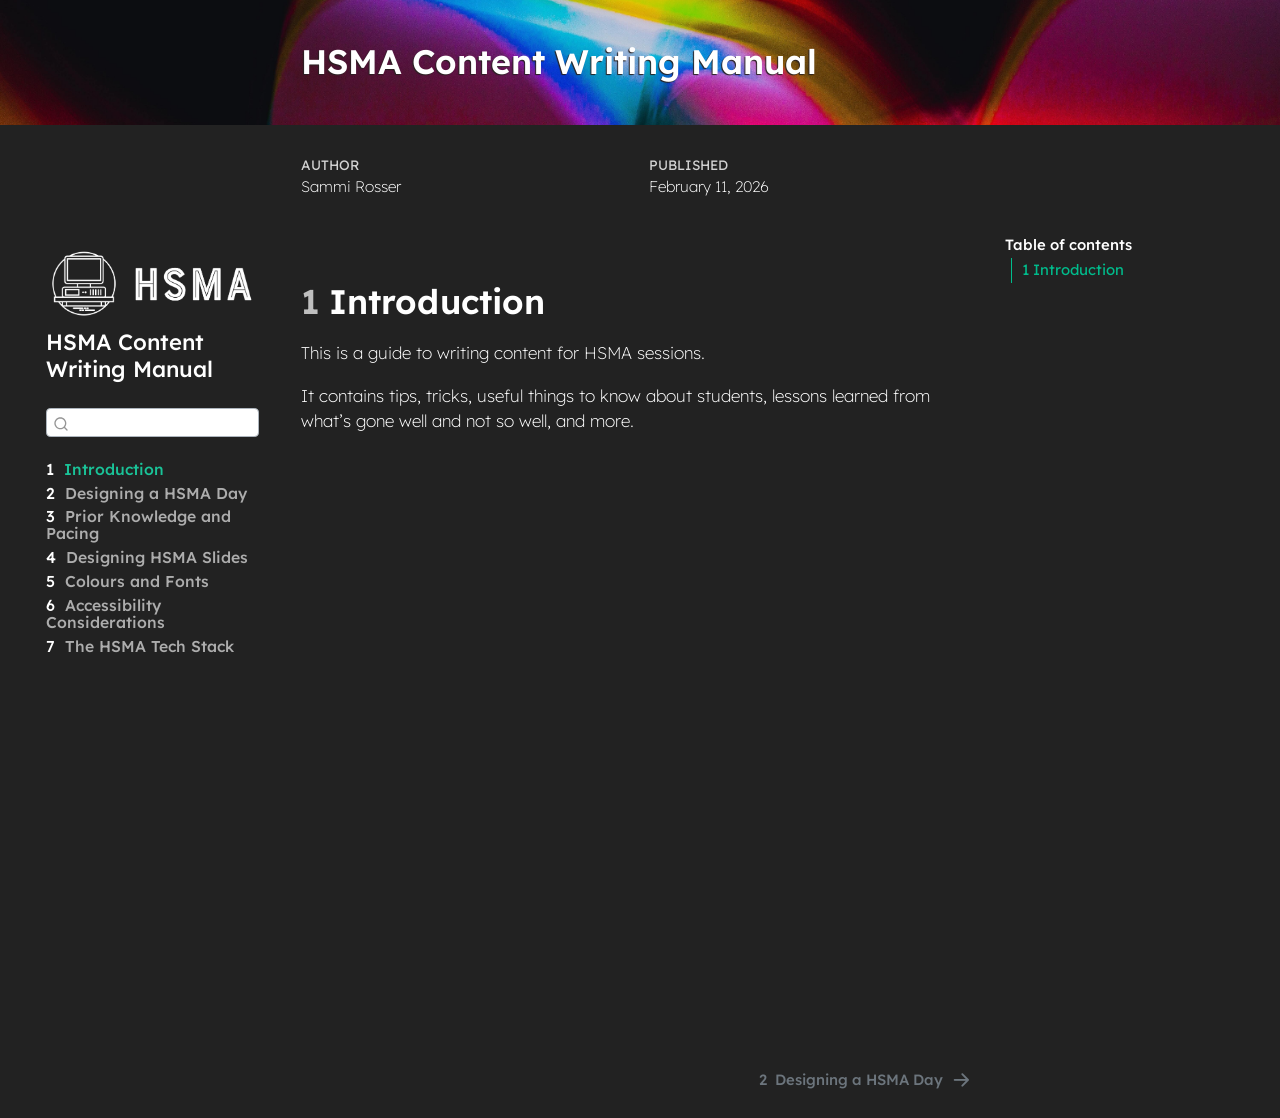
<file: _book/index.html>
<!DOCTYPE html>
<html xmlns="http://www.w3.org/1999/xhtml" lang="en" xml:lang="en"><head>

<meta charset="utf-8">
<meta name="generator" content="quarto-1.11.0">

<meta name="viewport" content="width=device-width, initial-scale=1.0, user-scalable=yes">

<meta name="author" content="Sammi Rosser">
<meta name="dcterms.date" content="2026-02-11">

<title>HSMA Content Writing Manual</title>
<style>
/* Default styles provided by pandoc.
** See https://pandoc.org/MANUAL.html#variables-for-html for config info.
*/
span.smallcaps{font-variant: small-caps;}
div.columns{display: flex; gap: 1.5em;}
div.column{flex: auto;}
@media screen {
div.columns{gap: min(4vw, 1.5em);}
div.column{overflow-x: auto;}
}
div.hanging-indent{margin-left: 1.5em; text-indent: -1.5em;}
ul.task-list{list-style: none;}
ul.task-list li input[type="checkbox"] {
  width: 0.8em;
  margin: 0 0.8em 0.2em -1em; /* quarto-specific, see https://github.com/quarto-dev/quarto-cli/issues/4556 */ 
  vertical-align: middle;
}
</style>


<script src="site_libs/quarto-nav/quarto-nav.js"></script>
<script src="site_libs/quarto-nav/headroom.min.js"></script>
<script src="site_libs/clipboard/clipboard.min.js"></script>
<script src="site_libs/quarto-search/autocomplete.umd.js"></script>
<script src="site_libs/quarto-search/fuse.min.js"></script>
<script src="site_libs/quarto-search/quarto-search.js"></script>
<meta name="quarto:offset" content="./">
<link href="./how_an_hsma_day_runs.html" rel="next">
<link href="./resources/favicon.png" rel="icon" type="image/png">
<script src="site_libs/quarto-html/quarto.js" type="module"></script>
<script src="site_libs/quarto-html/tabsets/tabsets.js" type="module"></script>
<script src="site_libs/quarto-html/popper.min.js"></script>
<script src="site_libs/quarto-html/tippy.umd.min.js"></script>
<script src="site_libs/quarto-html/anchor.min.js"></script>
<link href="site_libs/quarto-html/tippy.css" rel="stylesheet">
<link href="site_libs/quarto-html/quarto-syntax-highlighting-dark-08b2a7a6d322e0e5f9dcf7a6bb5db38d.css" rel="stylesheet" id="quarto-text-highlighting-styles">
<script src="site_libs/bootstrap/bootstrap.min.js"></script>
<link href="site_libs/bootstrap/bootstrap-icons.css" rel="stylesheet">
<link href="site_libs/bootstrap/bootstrap-14e963e518d1a93001fdd67c8d43a351.min.css" rel="stylesheet" append-hash="true" id="quarto-bootstrap" data-mode="dark">
<script id="quarto-search-options" type="application/json">{
  "location": "sidebar",
  "copy-button": false,
  "collapse-after": 3,
  "panel-placement": "start",
  "type": "textbox",
  "limit": 50,
  "keyboard-shortcut": [
    "f",
    "/",
    "s"
  ],
  "show-item-context": false,
  "language": {
    "search-no-results-text": "No results",
    "search-matching-documents-text": "matching documents",
    "search-copy-link-title": "Copy link to search",
    "search-hide-matches-text": "Hide additional matches",
    "search-more-match-text": "more match in this document",
    "search-more-matches-text": "more matches in this document",
    "search-clear-button-title": "Clear",
    "search-text-placeholder": "",
    "search-detached-cancel-button-title": "Cancel",
    "search-submit-button-title": "Submit",
    "search-label": "Search"
  }
}</script>
<style>

      .quarto-title-block .quarto-title-banner {
        background-image: url(resources/banner.png);
background-size: cover;
      }
</style>


<link rel="stylesheet" href="styles.css">
</head>

<body class="nav-sidebar floating quarto-light">

<div id="quarto-search-results"></div>
  <header id="quarto-header" class="headroom fixed-top quarto-banner">
  <nav class="quarto-secondary-nav">
    <div class="container-fluid d-flex">
      <button type="button" class="quarto-btn-toggle btn" data-bs-toggle="collapse" role="button" data-bs-target=".quarto-sidebar-collapse-item" aria-controls="quarto-sidebar" aria-expanded="false" aria-label="Toggle sidebar navigation" onclick="if (window.quartoToggleHeadroom) { window.quartoToggleHeadroom(); }">
        <i class="bi bi-layout-text-sidebar-reverse"></i>
      </button>
        <nav class="quarto-page-breadcrumbs" aria-label="breadcrumb"><ol class="breadcrumb"><li class="breadcrumb-item"><a href="./index.html"><span class="chapter-number">1</span>&nbsp; <span class="chapter-title">Introduction</span></a></li></ol></nav>
        <a class="flex-grow-1" role="navigation" data-bs-toggle="collapse" data-bs-target=".quarto-sidebar-collapse-item" aria-controls="quarto-sidebar" aria-expanded="false" aria-label="Toggle sidebar navigation" onclick="if (window.quartoToggleHeadroom) { window.quartoToggleHeadroom(); }">      
        </a>
      <button type="button" class="btn quarto-search-button" aria-label="Search" onclick="window.quartoOpenSearch();">
        <i class="bi bi-search"></i>
      </button>
    </div>
  </nav>
</header>
<!-- content -->
<header id="title-block-header" class="quarto-title-block default page-columns page-full">
  <div class="quarto-title-banner page-columns page-full">
    <div class="quarto-title column-body">
      <h1 class="title">HSMA Content Writing Manual</h1>
                      </div>
  </div>
    
  
  <div class="quarto-title-meta">

      <div>
      <div class="quarto-title-meta-heading">Author</div>
      <div class="quarto-title-meta-contents">
               <p>Sammi Rosser </p>
            </div>
    </div>
      
      <div>
      <div class="quarto-title-meta-heading">Published</div>
      <div class="quarto-title-meta-contents">
        <p class="date">February 11, 2026</p>
      </div>
    </div>
    
      
    </div>
    
  
  </header><div id="quarto-content" class="quarto-container page-columns page-rows-contents page-layout-article">
<!-- sidebar -->
  <nav id="quarto-sidebar" class="sidebar collapse collapse-horizontal quarto-sidebar-collapse-item sidebar-navigation floating overflow-auto">
    <div class="pt-lg-2 mt-2 text-left sidebar-header sidebar-header-stacked">
      <a href="./index.html" class="sidebar-logo-link">
      <img src="./resources/hsma_logo_white_wide.png" alt="" class="sidebar-logo light-content py-0 d-lg-inline d-none">
      <img src="./resources/hsma_logo_white_wide.png" alt="" class="sidebar-logo dark-content py-0 d-lg-inline d-none">
      </a>
    <div class="sidebar-title mb-0 py-0">
      <a href="./">HSMA Content Writing Manual</a> 
    </div>
      </div>
        <div class="mt-2 flex-shrink-0 align-items-center">
        <div class="sidebar-search">
        <div id="quarto-search" class="" title="Search"></div>
        </div>
        </div>
    <div class="sidebar-menu-container"> 
    <ul class="list-unstyled mt-1">
        <li class="sidebar-item">
  <div class="sidebar-item-container"> 
  <a href="./index.html" class="sidebar-item-text sidebar-link active">
 <span class="menu-text"><span class="chapter-number">1</span>&nbsp; <span class="chapter-title">Introduction</span></span></a>
  </div>
</li>
        <li class="sidebar-item">
  <div class="sidebar-item-container"> 
  <a href="./how_an_hsma_day_runs.html" class="sidebar-item-text sidebar-link">
 <span class="menu-text"><span class="chapter-number">2</span>&nbsp; <span class="chapter-title">Designing a HSMA Day</span></span></a>
  </div>
</li>
        <li class="sidebar-item">
  <div class="sidebar-item-container"> 
  <a href="./pacing_and_prior_knowledge.html" class="sidebar-item-text sidebar-link">
 <span class="menu-text"><span class="chapter-number">3</span>&nbsp; <span class="chapter-title">Prior Knowledge and Pacing</span></span></a>
  </div>
</li>
        <li class="sidebar-item">
  <div class="sidebar-item-container"> 
  <a href="./slidecrafting.html" class="sidebar-item-text sidebar-link">
 <span class="menu-text"><span class="chapter-number">4</span>&nbsp; <span class="chapter-title">Designing HSMA Slides</span></span></a>
  </div>
</li>
        <li class="sidebar-item">
  <div class="sidebar-item-container"> 
  <a href="./colour_palette.html" class="sidebar-item-text sidebar-link">
 <span class="menu-text"><span class="chapter-number">5</span>&nbsp; <span class="chapter-title">Colours and Fonts</span></span></a>
  </div>
</li>
        <li class="sidebar-item">
  <div class="sidebar-item-container"> 
  <a href="./accessibility_considerations.html" class="sidebar-item-text sidebar-link">
 <span class="menu-text"><span class="chapter-number">6</span>&nbsp; <span class="chapter-title">Accessibility Considerations</span></span></a>
  </div>
</li>
        <li class="sidebar-item">
  <div class="sidebar-item-container"> 
  <a href="./hsma_tech_stack.html" class="sidebar-item-text sidebar-link">
 <span class="menu-text"><span class="chapter-number">7</span>&nbsp; <span class="chapter-title">The HSMA Tech Stack</span></span></a>
  </div>
</li>
    </ul>
    </div>
</nav>
<div id="quarto-sidebar-glass" class="quarto-sidebar-collapse-item" data-bs-toggle="collapse" data-bs-target=".quarto-sidebar-collapse-item"></div>
<!-- margin-sidebar -->
    <div id="quarto-margin-sidebar" class="sidebar margin-sidebar">
        <nav id="TOC" role="doc-toc" class="toc-active">
    <h2 id="toc-title">Table of contents</h2>
   
  <ul>
  <li><a href="#introduction" id="toc-introduction" class="nav-link active" data-scroll-target="#introduction"><span class="header-section-number">1</span> Introduction</a></li>
  </ul>
</nav>
    </div>
<!-- main -->
<main class="content quarto-banner-title-block" id="quarto-document-content">





<section id="introduction" class="level1" data-number="1">
<h1 data-number="1"><span class="header-section-number">1</span> Introduction</h1>
<p>This is a guide to writing content for HSMA sessions.</p>
<p>It contains tips, tricks, useful things to know about students, lessons learned from what’s gone well and not so well, and more.</p>


</section>

</main> <!-- /main -->
<script id="quarto-html-after-body" type="application/javascript">
  window.document.addEventListener("DOMContentLoaded", function (event) {
    const icon = "";
    const anchorJS = new window.AnchorJS();
    anchorJS.options = {
      placement: 'right',
      icon: icon
    };
    anchorJS.add('.anchored');
    const isCodeAnnotation = (el) => {
      for (const clz of el.classList) {
        if (clz.startsWith('code-annotation-')) {                     
          return true;
        }
      }
      return false;
    }
    const onCopySuccess = function(e) {
      // button target
      const button = e.trigger;
      // don't keep focus
      button.blur();
      // flash "checked"
      button.classList.add('code-copy-button-checked');
      var currentTitle = button.getAttribute("title");
      button.setAttribute("title", "Copied!");
      let tooltip;
      if (window.bootstrap) {
        button.setAttribute("data-bs-toggle", "tooltip");
        button.setAttribute("data-bs-placement", "left");
        button.setAttribute("data-bs-title", "Copied!");
        tooltip = new bootstrap.Tooltip(button, 
          { trigger: "manual", 
            customClass: "code-copy-button-tooltip",
            offset: [0, -8]});
        tooltip.show();    
      }
      setTimeout(function() {
        if (tooltip) {
          tooltip.hide();
          button.removeAttribute("data-bs-title");
          button.removeAttribute("data-bs-toggle");
          button.removeAttribute("data-bs-placement");
        }
        button.setAttribute("title", currentTitle);
        button.classList.remove('code-copy-button-checked');
      }, 1000);
      // clear code selection
      e.clearSelection();
    }
    const getTextToCopy = function(trigger) {
      const outerScaffold = trigger.parentElement.cloneNode(true);
      const codeEl = outerScaffold.querySelector('code');
      for (const childEl of codeEl.children) {
        if (isCodeAnnotation(childEl)) {
          childEl.remove();
        }
      }
      return codeEl.innerText;
    }
    const clipboard = new window.ClipboardJS('.code-copy-button:not([data-in-quarto-modal])', {
      text: getTextToCopy
    });
    clipboard.on('success', onCopySuccess);
    if (window.document.getElementById('quarto-embedded-source-code-modal')) {
      const clipboardModal = new window.ClipboardJS('.code-copy-button[data-in-quarto-modal]', {
        text: getTextToCopy,
        container: window.document.getElementById('quarto-embedded-source-code-modal')
      });
      clipboardModal.on('success', onCopySuccess);
    }
      var localhostRegex = new RegExp(/^(?:http|https):\/\/localhost\:?[0-9]*\//);
      var mailtoRegex = new RegExp(/^mailto:/);
        var filterRegex = new RegExp('/' + window.location.host + '/');
      var isInternal = (href) => {
          return filterRegex.test(href) || localhostRegex.test(href) || mailtoRegex.test(href);
      }
      // Inspect non-navigation links and adorn them if external
     var links = window.document.querySelectorAll('a[href]:not(.nav-link):not(.navbar-brand):not(.toc-action):not(.sidebar-link):not(.sidebar-item-toggle):not(.pagination-link):not(.no-external):not([aria-hidden]):not(.dropdown-item):not(.quarto-navigation-tool):not(.about-link)');
      for (var i=0; i<links.length; i++) {
        const link = links[i];
        if (!isInternal(link.href)) {
          // undo the damage that might have been done by quarto-nav.js in the case of
          // links that we want to consider external
          if (link.dataset.originalHref !== undefined) {
            link.href = link.dataset.originalHref;
          }
        }
      }
    function tippyHover(el, contentFn, onTriggerFn, onUntriggerFn) {
      const config = {
        allowHTML: true,
        maxWidth: 500,
        delay: 100,
        arrow: false,
        appendTo: function(el) {
            return el.parentElement;
        },
        interactive: true,
        interactiveBorder: 10,
        theme: 'quarto',
        placement: 'bottom-start',
      };
      if (contentFn) {
        config.content = contentFn;
      }
      if (onTriggerFn) {
        config.onTrigger = onTriggerFn;
      }
      if (onUntriggerFn) {
        config.onUntrigger = onUntriggerFn;
      }
      window.tippy(el, config); 
    }
    const noterefs = window.document.querySelectorAll('a[role="doc-noteref"]');
    for (var i=0; i<noterefs.length; i++) {
      const ref = noterefs[i];
      tippyHover(ref, function() {
        // use id or data attribute instead here
        let href = ref.getAttribute('data-footnote-href') || ref.getAttribute('href');
        try { href = new URL(href).hash; } catch {}
        const id = href.replace(/^#\/?/, "");
        const note = window.document.getElementById(id);
        if (note) {
          return note.innerHTML;
        } else {
          return "";
        }
      });
    }
    const xrefs = window.document.querySelectorAll('a.quarto-xref');
    const processXRef = (id, note) => {
      // Strip column container classes
      const stripColumnClz = (el) => {
        el.classList.remove("page-full", "page-columns");
        if (el.children) {
          for (const child of el.children) {
            stripColumnClz(child);
          }
        }
      }
      stripColumnClz(note)
      if (id === null || id.startsWith('sec-')) {
        // Special case sections, only their first couple elements
        const container = document.createElement("div");
        if (note.children && note.children.length > 2) {
          container.appendChild(note.children[0].cloneNode(true));
          for (let i = 1; i < note.children.length; i++) {
            const child = note.children[i];
            if (child.tagName === "P" && child.innerText === "") {
              continue;
            } else {
              container.appendChild(child.cloneNode(true));
              break;
            }
          }
          if (window.Quarto?.typesetMath) {
            window.Quarto.typesetMath(container);
          }
          return container.innerHTML
        } else {
          if (window.Quarto?.typesetMath) {
            window.Quarto.typesetMath(note);
          }
          return note.innerHTML;
        }
      } else {
        // Remove any anchor links if they are present
        const anchorLink = note.querySelector('a.anchorjs-link');
        if (anchorLink) {
          anchorLink.remove();
        }
        if (window.Quarto?.typesetMath) {
          window.Quarto.typesetMath(note);
        }
        if (note.classList.contains("callout")) {
          return note.outerHTML;
        } else {
          return note.innerHTML;
        }
      }
    }
    for (var i=0; i<xrefs.length; i++) {
      const xref = xrefs[i];
      tippyHover(xref, undefined, function(instance) {
        instance.disable();
        let url = xref.getAttribute('href');
        let hash = undefined; 
        if (url.startsWith('#')) {
          hash = url;
        } else {
          try { hash = new URL(url).hash; } catch {}
        }
        if (hash) {
          const id = hash.replace(/^#\/?/, "");
          const note = window.document.getElementById(id);
          if (note !== null) {
            try {
              const html = processXRef(id, note.cloneNode(true));
              instance.setContent(html);
            } finally {
              instance.enable();
              instance.show();
            }
          } else {
            // See if we can fetch this
            fetch(url.split('#')[0])
            .then(res => res.text())
            .then(html => {
              const parser = new DOMParser();
              const htmlDoc = parser.parseFromString(html, "text/html");
              const note = htmlDoc.getElementById(id);
              if (note !== null) {
                const html = processXRef(id, note);
                instance.setContent(html);
              } 
            }).finally(() => {
              instance.enable();
              instance.show();
            });
          }
        } else {
          // See if we can fetch a full url (with no hash to target)
          // This is a special case and we should probably do some content thinning / targeting
          fetch(url)
          .then(res => res.text())
          .then(html => {
            const parser = new DOMParser();
            const htmlDoc = parser.parseFromString(html, "text/html");
            const note = htmlDoc.querySelector('main.content');
            if (note !== null) {
              // This should only happen for chapter cross references
              // (since there is no id in the URL)
              // remove the first header
              if (note.children.length > 0 && note.children[0].tagName === "HEADER") {
                note.children[0].remove();
              }
              const html = processXRef(null, note);
              instance.setContent(html);
            } 
          }).finally(() => {
            instance.enable();
            instance.show();
          });
        }
      }, function(instance) {
      });
    }
        let selectedAnnoteEl;
        const selectorForAnnotation = ( cell, annotation) => {
          let cellAttr = 'data-code-cell="' + cell + '"';
          let lineAttr = 'data-code-annotation="' +  annotation + '"';
          const selector = 'span[' + cellAttr + '][' + lineAttr + ']';
          return selector;
        }
        const selectCodeLines = (annoteEl) => {
          const doc = window.document;
          const targetCell = annoteEl.getAttribute("data-target-cell");
          const targetAnnotation = annoteEl.getAttribute("data-target-annotation");
          const annoteSpan = window.document.querySelector(selectorForAnnotation(targetCell, targetAnnotation));
          const lines = annoteSpan.getAttribute("data-code-lines").split(",");
          const lineIds = lines.map((line) => {
            return targetCell + "-" + line;
          })
          let top = null;
          let height = null;
          let parent = null;
          if (lineIds.length > 0) {
              //compute the position of the single el (top and bottom and make a div)
              const el = window.document.getElementById(lineIds[0]);
              top = el.offsetTop;
              height = el.offsetHeight;
              parent = el.parentElement.parentElement;
            if (lineIds.length > 1) {
              const lastEl = window.document.getElementById(lineIds[lineIds.length - 1]);
              const bottom = lastEl.offsetTop + lastEl.offsetHeight;
              height = bottom - top;
            }
            if (top !== null && height !== null && parent !== null) {
              // cook up a div (if necessary) and position it 
              let div = window.document.getElementById("code-annotation-line-highlight");
              if (div === null) {
                div = window.document.createElement("div");
                div.setAttribute("id", "code-annotation-line-highlight");
                div.style.position = 'absolute';
                parent.appendChild(div);
              }
              div.style.top = top - 2 + "px";
              div.style.height = height + 4 + "px";
              div.style.left = 0;
              let gutterDiv = window.document.getElementById("code-annotation-line-highlight-gutter");
              if (gutterDiv === null) {
                gutterDiv = window.document.createElement("div");
                gutterDiv.setAttribute("id", "code-annotation-line-highlight-gutter");
                gutterDiv.style.position = 'absolute';
                const codeCell = window.document.getElementById(targetCell);
                const gutter = codeCell.querySelector('.code-annotation-gutter');
                gutter.appendChild(gutterDiv);
              }
              gutterDiv.style.top = top - 2 + "px";
              gutterDiv.style.height = height + 4 + "px";
            }
            selectedAnnoteEl = annoteEl;
          }
        };
        const unselectCodeLines = () => {
          const elementsIds = ["code-annotation-line-highlight", "code-annotation-line-highlight-gutter"];
          elementsIds.forEach((elId) => {
            const div = window.document.getElementById(elId);
            if (div) {
              div.remove();
            }
          });
          selectedAnnoteEl = undefined;
        };
          // Handle positioning of the toggle
      window.addEventListener(
        "resize",
        throttle(() => {
          elRect = undefined;
          if (selectedAnnoteEl) {
            selectCodeLines(selectedAnnoteEl);
          }
        }, 10)
      );
      function throttle(fn, ms) {
      let throttle = false;
      let timer;
        return (...args) => {
          if(!throttle) { // first call gets through
              fn.apply(this, args);
              throttle = true;
          } else { // all the others get throttled
              if(timer) clearTimeout(timer); // cancel #2
              timer = setTimeout(() => {
                fn.apply(this, args);
                timer = throttle = false;
              }, ms);
          }
        };
      }
        // Attach click handler to the DT
        const annoteDls = window.document.querySelectorAll('dt[data-target-cell]');
        for (const annoteDlNode of annoteDls) {
          annoteDlNode.addEventListener('click', (event) => {
            const clickedEl = event.target;
            if (clickedEl !== selectedAnnoteEl) {
              unselectCodeLines();
              const activeEl = window.document.querySelector('dt[data-target-cell].code-annotation-active');
              if (activeEl) {
                activeEl.classList.remove('code-annotation-active');
              }
              selectCodeLines(clickedEl);
              clickedEl.classList.add('code-annotation-active');
            } else {
              // Unselect the line
              unselectCodeLines();
              clickedEl.classList.remove('code-annotation-active');
            }
          });
        }
    const findCites = (el) => {
      const parentEl = el.parentElement;
      if (parentEl) {
        const cites = parentEl.dataset.cites;
        if (cites) {
          return {
            el,
            cites: cites.split(' ')
          };
        } else {
          return findCites(el.parentElement)
        }
      } else {
        return undefined;
      }
    };
    var bibliorefs = window.document.querySelectorAll('a[role="doc-biblioref"]');
    for (var i=0; i<bibliorefs.length; i++) {
      const ref = bibliorefs[i];
      const citeInfo = findCites(ref);
      if (citeInfo) {
        tippyHover(citeInfo.el, function() {
          var popup = window.document.createElement('div');
          citeInfo.cites.forEach(function(cite) {
            var citeDiv = window.document.createElement('div');
            citeDiv.classList.add('hanging-indent');
            citeDiv.classList.add('csl-entry');
            var biblioDiv = window.document.getElementById('ref-' + cite);
            if (biblioDiv) {
              citeDiv.innerHTML = biblioDiv.innerHTML;
            }
            popup.appendChild(citeDiv);
          });
          return popup.innerHTML;
        });
      }
    }
  });
  </script>
<nav class="page-navigation">
  <div class="nav-page nav-page-previous">
  </div>
  <div class="nav-page nav-page-next">
      <a href="./how_an_hsma_day_runs.html" class="pagination-link" aria-label="Designing a HSMA Day">
        <span class="nav-page-text"><span class="chapter-number">2</span>&nbsp; <span class="chapter-title">Designing a HSMA Day</span></span> <i class="bi bi-arrow-right-short"></i>
      </a>
  </div>
</nav>
</div> <!-- /content -->




</body></html>
</file>
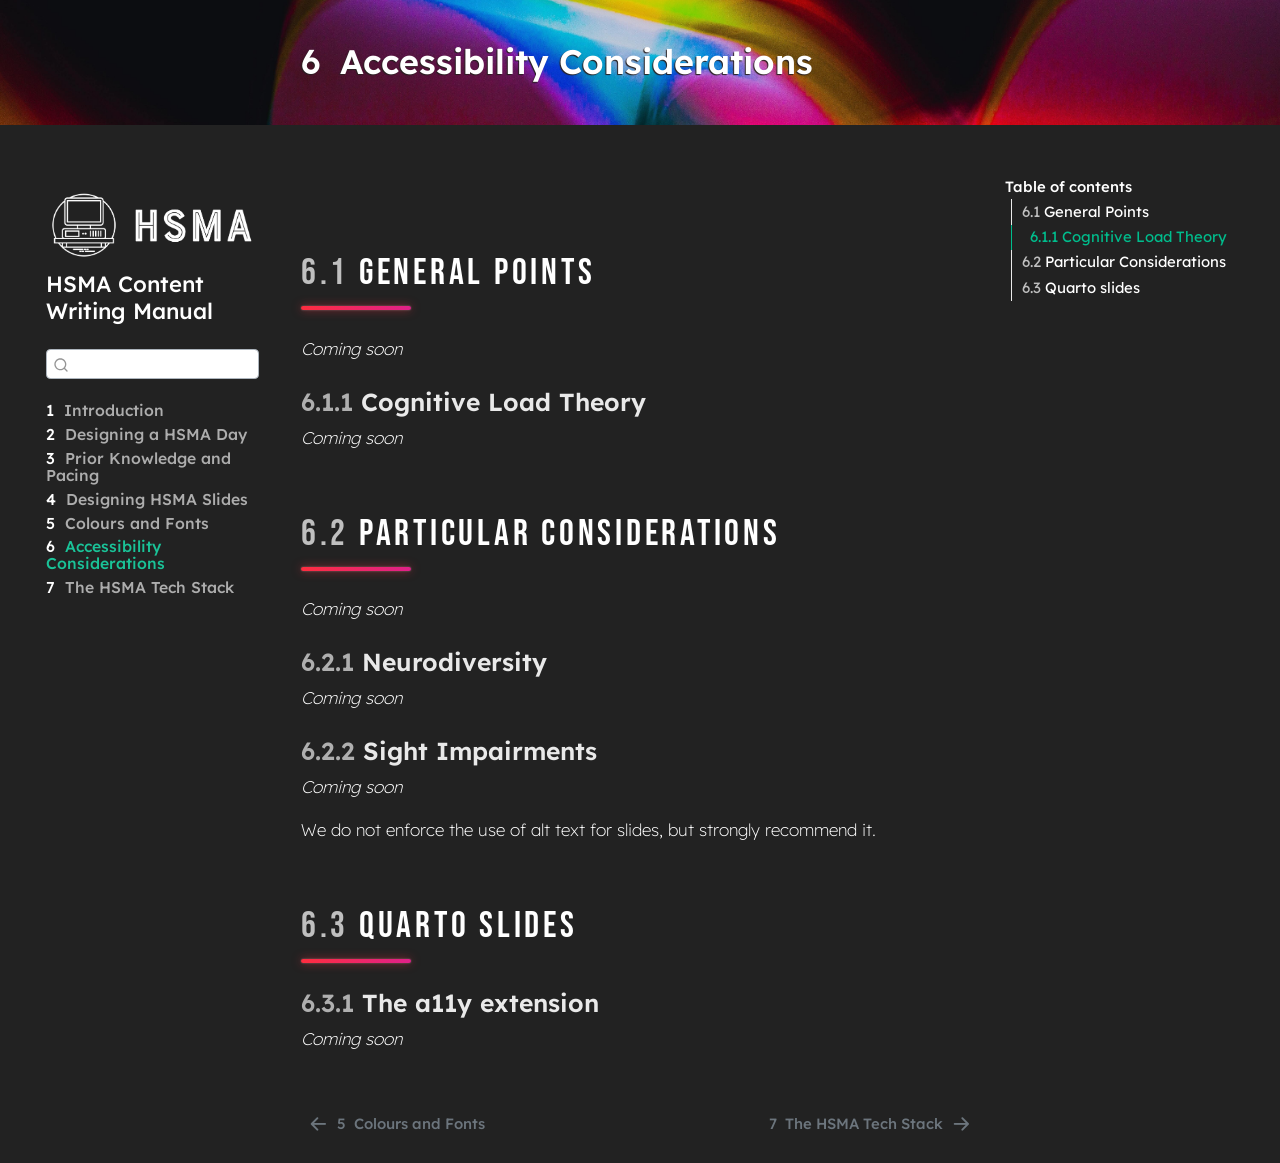
<file: _book/accessibility_considerations.html>
<!DOCTYPE html>
<html xmlns="http://www.w3.org/1999/xhtml" lang="en" xml:lang="en"><head>

<meta charset="utf-8">
<meta name="generator" content="quarto-1.11.0">

<meta name="viewport" content="width=device-width, initial-scale=1.0, user-scalable=yes">


<title>6&nbsp; Accessibility Considerations – HSMA Content Writing Manual</title>
<style>
/* Default styles provided by pandoc.
** See https://pandoc.org/MANUAL.html#variables-for-html for config info.
*/
span.smallcaps{font-variant: small-caps;}
div.columns{display: flex; gap: 1.5em;}
div.column{flex: auto;}
@media screen {
div.columns{gap: min(4vw, 1.5em);}
div.column{overflow-x: auto;}
}
div.hanging-indent{margin-left: 1.5em; text-indent: -1.5em;}
ul.task-list{list-style: none;}
ul.task-list li input[type="checkbox"] {
  width: 0.8em;
  margin: 0 0.8em 0.2em -1em; /* quarto-specific, see https://github.com/quarto-dev/quarto-cli/issues/4556 */ 
  vertical-align: middle;
}
</style>


<script src="site_libs/quarto-nav/quarto-nav.js"></script>
<script src="site_libs/quarto-nav/headroom.min.js"></script>
<script src="site_libs/clipboard/clipboard.min.js"></script>
<script src="site_libs/quarto-search/autocomplete.umd.js"></script>
<script src="site_libs/quarto-search/fuse.min.js"></script>
<script src="site_libs/quarto-search/quarto-search.js"></script>
<meta name="quarto:offset" content="./">
<link href="./hsma_tech_stack.html" rel="next">
<link href="./colour_palette.html" rel="prev">
<link href="./resources/favicon.png" rel="icon" type="image/png">
<script src="site_libs/quarto-html/quarto.js" type="module"></script>
<script src="site_libs/quarto-html/tabsets/tabsets.js" type="module"></script>
<script src="site_libs/quarto-html/popper.min.js"></script>
<script src="site_libs/quarto-html/tippy.umd.min.js"></script>
<script src="site_libs/quarto-html/anchor.min.js"></script>
<link href="site_libs/quarto-html/tippy.css" rel="stylesheet">
<link href="site_libs/quarto-html/quarto-syntax-highlighting-dark-08b2a7a6d322e0e5f9dcf7a6bb5db38d.css" rel="stylesheet" id="quarto-text-highlighting-styles">
<script src="site_libs/bootstrap/bootstrap.min.js"></script>
<link href="site_libs/bootstrap/bootstrap-icons.css" rel="stylesheet">
<link href="site_libs/bootstrap/bootstrap-14e963e518d1a93001fdd67c8d43a351.min.css" rel="stylesheet" append-hash="true" id="quarto-bootstrap" data-mode="dark">
<script id="quarto-search-options" type="application/json">{
  "location": "sidebar",
  "copy-button": false,
  "collapse-after": 3,
  "panel-placement": "start",
  "type": "textbox",
  "limit": 50,
  "keyboard-shortcut": [
    "f",
    "/",
    "s"
  ],
  "show-item-context": false,
  "language": {
    "search-no-results-text": "No results",
    "search-matching-documents-text": "matching documents",
    "search-copy-link-title": "Copy link to search",
    "search-hide-matches-text": "Hide additional matches",
    "search-more-match-text": "more match in this document",
    "search-more-matches-text": "more matches in this document",
    "search-clear-button-title": "Clear",
    "search-text-placeholder": "",
    "search-detached-cancel-button-title": "Cancel",
    "search-submit-button-title": "Submit",
    "search-label": "Search"
  }
}</script>
<style>

      .quarto-title-block .quarto-title-banner {
        background-image: url(resources/banner.png);
background-size: cover;
      }
</style>


<link rel="stylesheet" href="styles.css">
</head>

<body class="nav-sidebar floating quarto-light">

<div id="quarto-search-results"></div>
  <header id="quarto-header" class="headroom fixed-top quarto-banner">
  <nav class="quarto-secondary-nav">
    <div class="container-fluid d-flex">
      <button type="button" class="quarto-btn-toggle btn" data-bs-toggle="collapse" role="button" data-bs-target=".quarto-sidebar-collapse-item" aria-controls="quarto-sidebar" aria-expanded="false" aria-label="Toggle sidebar navigation" onclick="if (window.quartoToggleHeadroom) { window.quartoToggleHeadroom(); }">
        <i class="bi bi-layout-text-sidebar-reverse"></i>
      </button>
        <nav class="quarto-page-breadcrumbs" aria-label="breadcrumb"><ol class="breadcrumb"><li class="breadcrumb-item"><a href="./accessibility_considerations.html"><span class="chapter-number">6</span>&nbsp; <span class="chapter-title">Accessibility Considerations</span></a></li></ol></nav>
        <a class="flex-grow-1" role="navigation" data-bs-toggle="collapse" data-bs-target=".quarto-sidebar-collapse-item" aria-controls="quarto-sidebar" aria-expanded="false" aria-label="Toggle sidebar navigation" onclick="if (window.quartoToggleHeadroom) { window.quartoToggleHeadroom(); }">      
        </a>
      <button type="button" class="btn quarto-search-button" aria-label="Search" onclick="window.quartoOpenSearch();">
        <i class="bi bi-search"></i>
      </button>
    </div>
  </nav>
</header>
<!-- content -->
<header id="title-block-header" class="quarto-title-block default page-columns page-full">
  <div class="quarto-title-banner page-columns page-full">
    <div class="quarto-title column-body">
      <h1 class="title"><span class="chapter-number">6</span>&nbsp; <span class="chapter-title">Accessibility Considerations</span></h1>
                      </div>
  </div>
    
  
  <div class="quarto-title-meta">

      
    
      
    </div>
    
  
  </header><div id="quarto-content" class="quarto-container page-columns page-rows-contents page-layout-article">
<!-- sidebar -->
  <nav id="quarto-sidebar" class="sidebar collapse collapse-horizontal quarto-sidebar-collapse-item sidebar-navigation floating overflow-auto">
    <div class="pt-lg-2 mt-2 text-left sidebar-header sidebar-header-stacked">
      <a href="./index.html" class="sidebar-logo-link">
      <img src="./resources/hsma_logo_white_wide.png" alt="" class="sidebar-logo light-content py-0 d-lg-inline d-none">
      <img src="./resources/hsma_logo_white_wide.png" alt="" class="sidebar-logo dark-content py-0 d-lg-inline d-none">
      </a>
    <div class="sidebar-title mb-0 py-0">
      <a href="./">HSMA Content Writing Manual</a> 
    </div>
      </div>
        <div class="mt-2 flex-shrink-0 align-items-center">
        <div class="sidebar-search">
        <div id="quarto-search" class="" title="Search"></div>
        </div>
        </div>
    <div class="sidebar-menu-container"> 
    <ul class="list-unstyled mt-1">
        <li class="sidebar-item">
  <div class="sidebar-item-container"> 
  <a href="./index.html" class="sidebar-item-text sidebar-link">
 <span class="menu-text"><span class="chapter-number">1</span>&nbsp; <span class="chapter-title">Introduction</span></span></a>
  </div>
</li>
        <li class="sidebar-item">
  <div class="sidebar-item-container"> 
  <a href="./how_an_hsma_day_runs.html" class="sidebar-item-text sidebar-link">
 <span class="menu-text"><span class="chapter-number">2</span>&nbsp; <span class="chapter-title">Designing a HSMA Day</span></span></a>
  </div>
</li>
        <li class="sidebar-item">
  <div class="sidebar-item-container"> 
  <a href="./pacing_and_prior_knowledge.html" class="sidebar-item-text sidebar-link">
 <span class="menu-text"><span class="chapter-number">3</span>&nbsp; <span class="chapter-title">Prior Knowledge and Pacing</span></span></a>
  </div>
</li>
        <li class="sidebar-item">
  <div class="sidebar-item-container"> 
  <a href="./slidecrafting.html" class="sidebar-item-text sidebar-link">
 <span class="menu-text"><span class="chapter-number">4</span>&nbsp; <span class="chapter-title">Designing HSMA Slides</span></span></a>
  </div>
</li>
        <li class="sidebar-item">
  <div class="sidebar-item-container"> 
  <a href="./colour_palette.html" class="sidebar-item-text sidebar-link">
 <span class="menu-text"><span class="chapter-number">5</span>&nbsp; <span class="chapter-title">Colours and Fonts</span></span></a>
  </div>
</li>
        <li class="sidebar-item">
  <div class="sidebar-item-container"> 
  <a href="./accessibility_considerations.html" class="sidebar-item-text sidebar-link active">
 <span class="menu-text"><span class="chapter-number">6</span>&nbsp; <span class="chapter-title">Accessibility Considerations</span></span></a>
  </div>
</li>
        <li class="sidebar-item">
  <div class="sidebar-item-container"> 
  <a href="./hsma_tech_stack.html" class="sidebar-item-text sidebar-link">
 <span class="menu-text"><span class="chapter-number">7</span>&nbsp; <span class="chapter-title">The HSMA Tech Stack</span></span></a>
  </div>
</li>
    </ul>
    </div>
</nav>
<div id="quarto-sidebar-glass" class="quarto-sidebar-collapse-item" data-bs-toggle="collapse" data-bs-target=".quarto-sidebar-collapse-item"></div>
<!-- margin-sidebar -->
    <div id="quarto-margin-sidebar" class="sidebar margin-sidebar">
        <nav id="TOC" role="doc-toc" class="toc-active">
    <h2 id="toc-title">Table of contents</h2>
   
  <ul>
  <li><a href="#general-points" id="toc-general-points" class="nav-link active" data-scroll-target="#general-points"><span class="header-section-number">6.1</span> General Points</a>
  <ul class="collapse">
  <li><a href="#cognitive-load-theory" id="toc-cognitive-load-theory" class="nav-link" data-scroll-target="#cognitive-load-theory"><span class="header-section-number">6.1.1</span> Cognitive Load Theory</a></li>
  </ul></li>
  <li><a href="#particular-considerations" id="toc-particular-considerations" class="nav-link" data-scroll-target="#particular-considerations"><span class="header-section-number">6.2</span> Particular Considerations</a>
  <ul class="collapse">
  <li><a href="#neurodiversity" id="toc-neurodiversity" class="nav-link" data-scroll-target="#neurodiversity"><span class="header-section-number">6.2.1</span> Neurodiversity</a></li>
  <li><a href="#sight-impairments" id="toc-sight-impairments" class="nav-link" data-scroll-target="#sight-impairments"><span class="header-section-number">6.2.2</span> Sight Impairments</a></li>
  </ul></li>
  <li><a href="#quarto-slides" id="toc-quarto-slides" class="nav-link" data-scroll-target="#quarto-slides"><span class="header-section-number">6.3</span> Quarto slides</a>
  <ul class="collapse">
  <li><a href="#the-a11y-extension" id="toc-the-a11y-extension" class="nav-link" data-scroll-target="#the-a11y-extension"><span class="header-section-number">6.3.1</span> The a11y extension</a></li>
  </ul></li>
  </ul>
</nav>
    </div>
<!-- main -->
<main class="content quarto-banner-title-block" id="quarto-document-content">





<section id="general-points" class="level2" data-number="6.1">
<h2 data-number="6.1" class="anchored" data-anchor-id="general-points"><span class="header-section-number">6.1</span> General Points</h2>
<p><em>Coming soon</em></p>
<section id="cognitive-load-theory" class="level3" data-number="6.1.1">
<h3 data-number="6.1.1" class="anchored" data-anchor-id="cognitive-load-theory"><span class="header-section-number">6.1.1</span> Cognitive Load Theory</h3>
<p><em>Coming soon</em></p>
</section>
</section>
<section id="particular-considerations" class="level2" data-number="6.2">
<h2 data-number="6.2" class="anchored" data-anchor-id="particular-considerations"><span class="header-section-number">6.2</span> Particular Considerations</h2>
<p><em>Coming soon</em></p>
<section id="neurodiversity" class="level3" data-number="6.2.1">
<h3 data-number="6.2.1" class="anchored" data-anchor-id="neurodiversity"><span class="header-section-number">6.2.1</span> Neurodiversity</h3>
<p><em>Coming soon</em></p>
</section>
<section id="sight-impairments" class="level3" data-number="6.2.2">
<h3 data-number="6.2.2" class="anchored" data-anchor-id="sight-impairments"><span class="header-section-number">6.2.2</span> Sight Impairments</h3>
<p><em>Coming soon</em></p>
<p>We do not enforce the use of alt text for slides, but strongly recommend it.</p>
</section>
</section>
<section id="quarto-slides" class="level2" data-number="6.3">
<h2 data-number="6.3" class="anchored" data-anchor-id="quarto-slides"><span class="header-section-number">6.3</span> Quarto slides</h2>
<section id="the-a11y-extension" class="level3" data-number="6.3.1">
<h3 data-number="6.3.1" class="anchored" data-anchor-id="the-a11y-extension"><span class="header-section-number">6.3.1</span> The a11y extension</h3>
<p><em>Coming soon</em></p>


</section>
</section>

</main> <!-- /main -->
<script id="quarto-html-after-body" type="application/javascript">
  window.document.addEventListener("DOMContentLoaded", function (event) {
    const icon = "";
    const anchorJS = new window.AnchorJS();
    anchorJS.options = {
      placement: 'right',
      icon: icon
    };
    anchorJS.add('.anchored');
    const isCodeAnnotation = (el) => {
      for (const clz of el.classList) {
        if (clz.startsWith('code-annotation-')) {                     
          return true;
        }
      }
      return false;
    }
    const onCopySuccess = function(e) {
      // button target
      const button = e.trigger;
      // don't keep focus
      button.blur();
      // flash "checked"
      button.classList.add('code-copy-button-checked');
      var currentTitle = button.getAttribute("title");
      button.setAttribute("title", "Copied!");
      let tooltip;
      if (window.bootstrap) {
        button.setAttribute("data-bs-toggle", "tooltip");
        button.setAttribute("data-bs-placement", "left");
        button.setAttribute("data-bs-title", "Copied!");
        tooltip = new bootstrap.Tooltip(button, 
          { trigger: "manual", 
            customClass: "code-copy-button-tooltip",
            offset: [0, -8]});
        tooltip.show();    
      }
      setTimeout(function() {
        if (tooltip) {
          tooltip.hide();
          button.removeAttribute("data-bs-title");
          button.removeAttribute("data-bs-toggle");
          button.removeAttribute("data-bs-placement");
        }
        button.setAttribute("title", currentTitle);
        button.classList.remove('code-copy-button-checked');
      }, 1000);
      // clear code selection
      e.clearSelection();
    }
    const getTextToCopy = function(trigger) {
      const outerScaffold = trigger.parentElement.cloneNode(true);
      const codeEl = outerScaffold.querySelector('code');
      for (const childEl of codeEl.children) {
        if (isCodeAnnotation(childEl)) {
          childEl.remove();
        }
      }
      return codeEl.innerText;
    }
    const clipboard = new window.ClipboardJS('.code-copy-button:not([data-in-quarto-modal])', {
      text: getTextToCopy
    });
    clipboard.on('success', onCopySuccess);
    if (window.document.getElementById('quarto-embedded-source-code-modal')) {
      const clipboardModal = new window.ClipboardJS('.code-copy-button[data-in-quarto-modal]', {
        text: getTextToCopy,
        container: window.document.getElementById('quarto-embedded-source-code-modal')
      });
      clipboardModal.on('success', onCopySuccess);
    }
      var localhostRegex = new RegExp(/^(?:http|https):\/\/localhost\:?[0-9]*\//);
      var mailtoRegex = new RegExp(/^mailto:/);
        var filterRegex = new RegExp('/' + window.location.host + '/');
      var isInternal = (href) => {
          return filterRegex.test(href) || localhostRegex.test(href) || mailtoRegex.test(href);
      }
      // Inspect non-navigation links and adorn them if external
     var links = window.document.querySelectorAll('a[href]:not(.nav-link):not(.navbar-brand):not(.toc-action):not(.sidebar-link):not(.sidebar-item-toggle):not(.pagination-link):not(.no-external):not([aria-hidden]):not(.dropdown-item):not(.quarto-navigation-tool):not(.about-link)');
      for (var i=0; i<links.length; i++) {
        const link = links[i];
        if (!isInternal(link.href)) {
          // undo the damage that might have been done by quarto-nav.js in the case of
          // links that we want to consider external
          if (link.dataset.originalHref !== undefined) {
            link.href = link.dataset.originalHref;
          }
        }
      }
    function tippyHover(el, contentFn, onTriggerFn, onUntriggerFn) {
      const config = {
        allowHTML: true,
        maxWidth: 500,
        delay: 100,
        arrow: false,
        appendTo: function(el) {
            return el.parentElement;
        },
        interactive: true,
        interactiveBorder: 10,
        theme: 'quarto',
        placement: 'bottom-start',
      };
      if (contentFn) {
        config.content = contentFn;
      }
      if (onTriggerFn) {
        config.onTrigger = onTriggerFn;
      }
      if (onUntriggerFn) {
        config.onUntrigger = onUntriggerFn;
      }
      window.tippy(el, config); 
    }
    const noterefs = window.document.querySelectorAll('a[role="doc-noteref"]');
    for (var i=0; i<noterefs.length; i++) {
      const ref = noterefs[i];
      tippyHover(ref, function() {
        // use id or data attribute instead here
        let href = ref.getAttribute('data-footnote-href') || ref.getAttribute('href');
        try { href = new URL(href).hash; } catch {}
        const id = href.replace(/^#\/?/, "");
        const note = window.document.getElementById(id);
        if (note) {
          return note.innerHTML;
        } else {
          return "";
        }
      });
    }
    const xrefs = window.document.querySelectorAll('a.quarto-xref');
    const processXRef = (id, note) => {
      // Strip column container classes
      const stripColumnClz = (el) => {
        el.classList.remove("page-full", "page-columns");
        if (el.children) {
          for (const child of el.children) {
            stripColumnClz(child);
          }
        }
      }
      stripColumnClz(note)
      if (id === null || id.startsWith('sec-')) {
        // Special case sections, only their first couple elements
        const container = document.createElement("div");
        if (note.children && note.children.length > 2) {
          container.appendChild(note.children[0].cloneNode(true));
          for (let i = 1; i < note.children.length; i++) {
            const child = note.children[i];
            if (child.tagName === "P" && child.innerText === "") {
              continue;
            } else {
              container.appendChild(child.cloneNode(true));
              break;
            }
          }
          if (window.Quarto?.typesetMath) {
            window.Quarto.typesetMath(container);
          }
          return container.innerHTML
        } else {
          if (window.Quarto?.typesetMath) {
            window.Quarto.typesetMath(note);
          }
          return note.innerHTML;
        }
      } else {
        // Remove any anchor links if they are present
        const anchorLink = note.querySelector('a.anchorjs-link');
        if (anchorLink) {
          anchorLink.remove();
        }
        if (window.Quarto?.typesetMath) {
          window.Quarto.typesetMath(note);
        }
        if (note.classList.contains("callout")) {
          return note.outerHTML;
        } else {
          return note.innerHTML;
        }
      }
    }
    for (var i=0; i<xrefs.length; i++) {
      const xref = xrefs[i];
      tippyHover(xref, undefined, function(instance) {
        instance.disable();
        let url = xref.getAttribute('href');
        let hash = undefined; 
        if (url.startsWith('#')) {
          hash = url;
        } else {
          try { hash = new URL(url).hash; } catch {}
        }
        if (hash) {
          const id = hash.replace(/^#\/?/, "");
          const note = window.document.getElementById(id);
          if (note !== null) {
            try {
              const html = processXRef(id, note.cloneNode(true));
              instance.setContent(html);
            } finally {
              instance.enable();
              instance.show();
            }
          } else {
            // See if we can fetch this
            fetch(url.split('#')[0])
            .then(res => res.text())
            .then(html => {
              const parser = new DOMParser();
              const htmlDoc = parser.parseFromString(html, "text/html");
              const note = htmlDoc.getElementById(id);
              if (note !== null) {
                const html = processXRef(id, note);
                instance.setContent(html);
              } 
            }).finally(() => {
              instance.enable();
              instance.show();
            });
          }
        } else {
          // See if we can fetch a full url (with no hash to target)
          // This is a special case and we should probably do some content thinning / targeting
          fetch(url)
          .then(res => res.text())
          .then(html => {
            const parser = new DOMParser();
            const htmlDoc = parser.parseFromString(html, "text/html");
            const note = htmlDoc.querySelector('main.content');
            if (note !== null) {
              // This should only happen for chapter cross references
              // (since there is no id in the URL)
              // remove the first header
              if (note.children.length > 0 && note.children[0].tagName === "HEADER") {
                note.children[0].remove();
              }
              const html = processXRef(null, note);
              instance.setContent(html);
            } 
          }).finally(() => {
            instance.enable();
            instance.show();
          });
        }
      }, function(instance) {
      });
    }
        let selectedAnnoteEl;
        const selectorForAnnotation = ( cell, annotation) => {
          let cellAttr = 'data-code-cell="' + cell + '"';
          let lineAttr = 'data-code-annotation="' +  annotation + '"';
          const selector = 'span[' + cellAttr + '][' + lineAttr + ']';
          return selector;
        }
        const selectCodeLines = (annoteEl) => {
          const doc = window.document;
          const targetCell = annoteEl.getAttribute("data-target-cell");
          const targetAnnotation = annoteEl.getAttribute("data-target-annotation");
          const annoteSpan = window.document.querySelector(selectorForAnnotation(targetCell, targetAnnotation));
          const lines = annoteSpan.getAttribute("data-code-lines").split(",");
          const lineIds = lines.map((line) => {
            return targetCell + "-" + line;
          })
          let top = null;
          let height = null;
          let parent = null;
          if (lineIds.length > 0) {
              //compute the position of the single el (top and bottom and make a div)
              const el = window.document.getElementById(lineIds[0]);
              top = el.offsetTop;
              height = el.offsetHeight;
              parent = el.parentElement.parentElement;
            if (lineIds.length > 1) {
              const lastEl = window.document.getElementById(lineIds[lineIds.length - 1]);
              const bottom = lastEl.offsetTop + lastEl.offsetHeight;
              height = bottom - top;
            }
            if (top !== null && height !== null && parent !== null) {
              // cook up a div (if necessary) and position it 
              let div = window.document.getElementById("code-annotation-line-highlight");
              if (div === null) {
                div = window.document.createElement("div");
                div.setAttribute("id", "code-annotation-line-highlight");
                div.style.position = 'absolute';
                parent.appendChild(div);
              }
              div.style.top = top - 2 + "px";
              div.style.height = height + 4 + "px";
              div.style.left = 0;
              let gutterDiv = window.document.getElementById("code-annotation-line-highlight-gutter");
              if (gutterDiv === null) {
                gutterDiv = window.document.createElement("div");
                gutterDiv.setAttribute("id", "code-annotation-line-highlight-gutter");
                gutterDiv.style.position = 'absolute';
                const codeCell = window.document.getElementById(targetCell);
                const gutter = codeCell.querySelector('.code-annotation-gutter');
                gutter.appendChild(gutterDiv);
              }
              gutterDiv.style.top = top - 2 + "px";
              gutterDiv.style.height = height + 4 + "px";
            }
            selectedAnnoteEl = annoteEl;
          }
        };
        const unselectCodeLines = () => {
          const elementsIds = ["code-annotation-line-highlight", "code-annotation-line-highlight-gutter"];
          elementsIds.forEach((elId) => {
            const div = window.document.getElementById(elId);
            if (div) {
              div.remove();
            }
          });
          selectedAnnoteEl = undefined;
        };
          // Handle positioning of the toggle
      window.addEventListener(
        "resize",
        throttle(() => {
          elRect = undefined;
          if (selectedAnnoteEl) {
            selectCodeLines(selectedAnnoteEl);
          }
        }, 10)
      );
      function throttle(fn, ms) {
      let throttle = false;
      let timer;
        return (...args) => {
          if(!throttle) { // first call gets through
              fn.apply(this, args);
              throttle = true;
          } else { // all the others get throttled
              if(timer) clearTimeout(timer); // cancel #2
              timer = setTimeout(() => {
                fn.apply(this, args);
                timer = throttle = false;
              }, ms);
          }
        };
      }
        // Attach click handler to the DT
        const annoteDls = window.document.querySelectorAll('dt[data-target-cell]');
        for (const annoteDlNode of annoteDls) {
          annoteDlNode.addEventListener('click', (event) => {
            const clickedEl = event.target;
            if (clickedEl !== selectedAnnoteEl) {
              unselectCodeLines();
              const activeEl = window.document.querySelector('dt[data-target-cell].code-annotation-active');
              if (activeEl) {
                activeEl.classList.remove('code-annotation-active');
              }
              selectCodeLines(clickedEl);
              clickedEl.classList.add('code-annotation-active');
            } else {
              // Unselect the line
              unselectCodeLines();
              clickedEl.classList.remove('code-annotation-active');
            }
          });
        }
    const findCites = (el) => {
      const parentEl = el.parentElement;
      if (parentEl) {
        const cites = parentEl.dataset.cites;
        if (cites) {
          return {
            el,
            cites: cites.split(' ')
          };
        } else {
          return findCites(el.parentElement)
        }
      } else {
        return undefined;
      }
    };
    var bibliorefs = window.document.querySelectorAll('a[role="doc-biblioref"]');
    for (var i=0; i<bibliorefs.length; i++) {
      const ref = bibliorefs[i];
      const citeInfo = findCites(ref);
      if (citeInfo) {
        tippyHover(citeInfo.el, function() {
          var popup = window.document.createElement('div');
          citeInfo.cites.forEach(function(cite) {
            var citeDiv = window.document.createElement('div');
            citeDiv.classList.add('hanging-indent');
            citeDiv.classList.add('csl-entry');
            var biblioDiv = window.document.getElementById('ref-' + cite);
            if (biblioDiv) {
              citeDiv.innerHTML = biblioDiv.innerHTML;
            }
            popup.appendChild(citeDiv);
          });
          return popup.innerHTML;
        });
      }
    }
  });
  </script>
<nav class="page-navigation">
  <div class="nav-page nav-page-previous">
      <a href="./colour_palette.html" class="pagination-link" aria-label="Colours and Fonts">
        <i class="bi bi-arrow-left-short"></i> <span class="nav-page-text"><span class="chapter-number">5</span>&nbsp; <span class="chapter-title">Colours and Fonts</span></span>
      </a>          
  </div>
  <div class="nav-page nav-page-next">
      <a href="./hsma_tech_stack.html" class="pagination-link" aria-label="The HSMA Tech Stack">
        <span class="nav-page-text"><span class="chapter-number">7</span>&nbsp; <span class="chapter-title">The HSMA Tech Stack</span></span> <i class="bi bi-arrow-right-short"></i>
      </a>
  </div>
</nav>
</div> <!-- /content -->




</body></html>
</file>
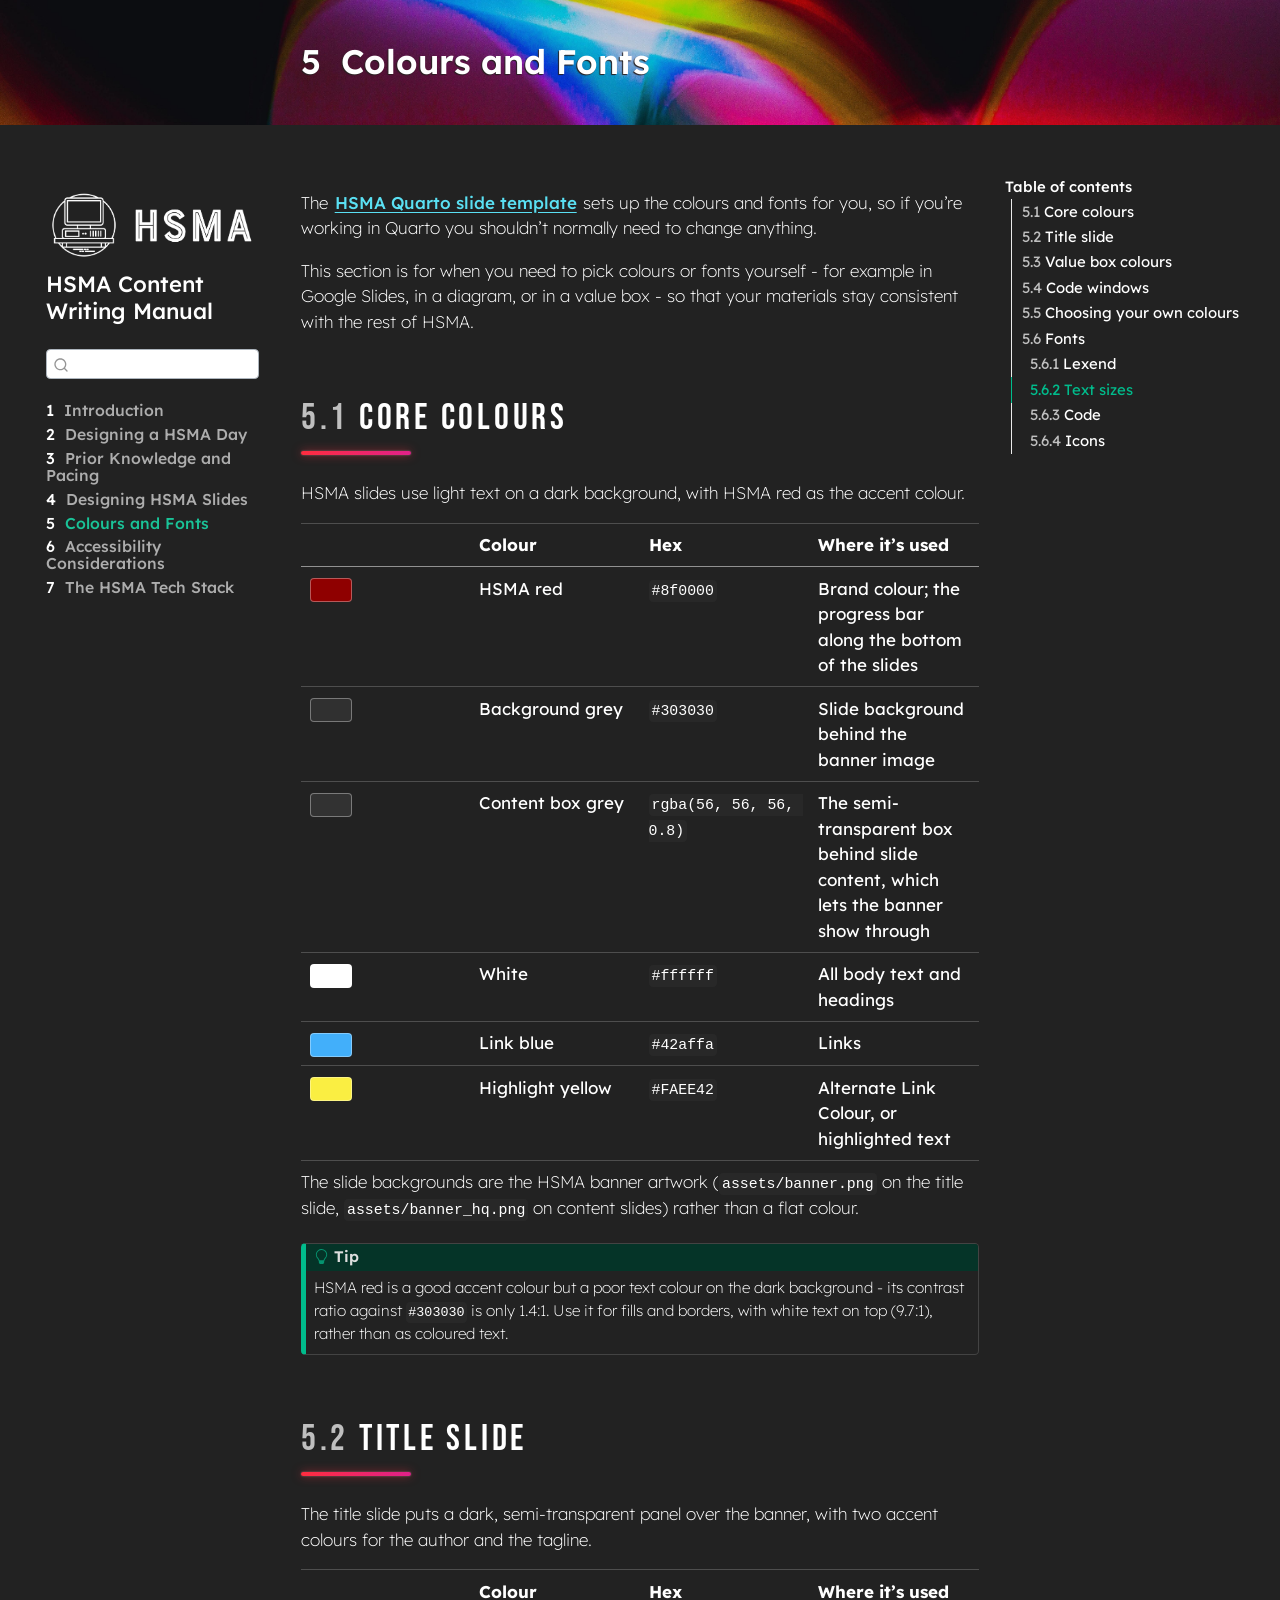
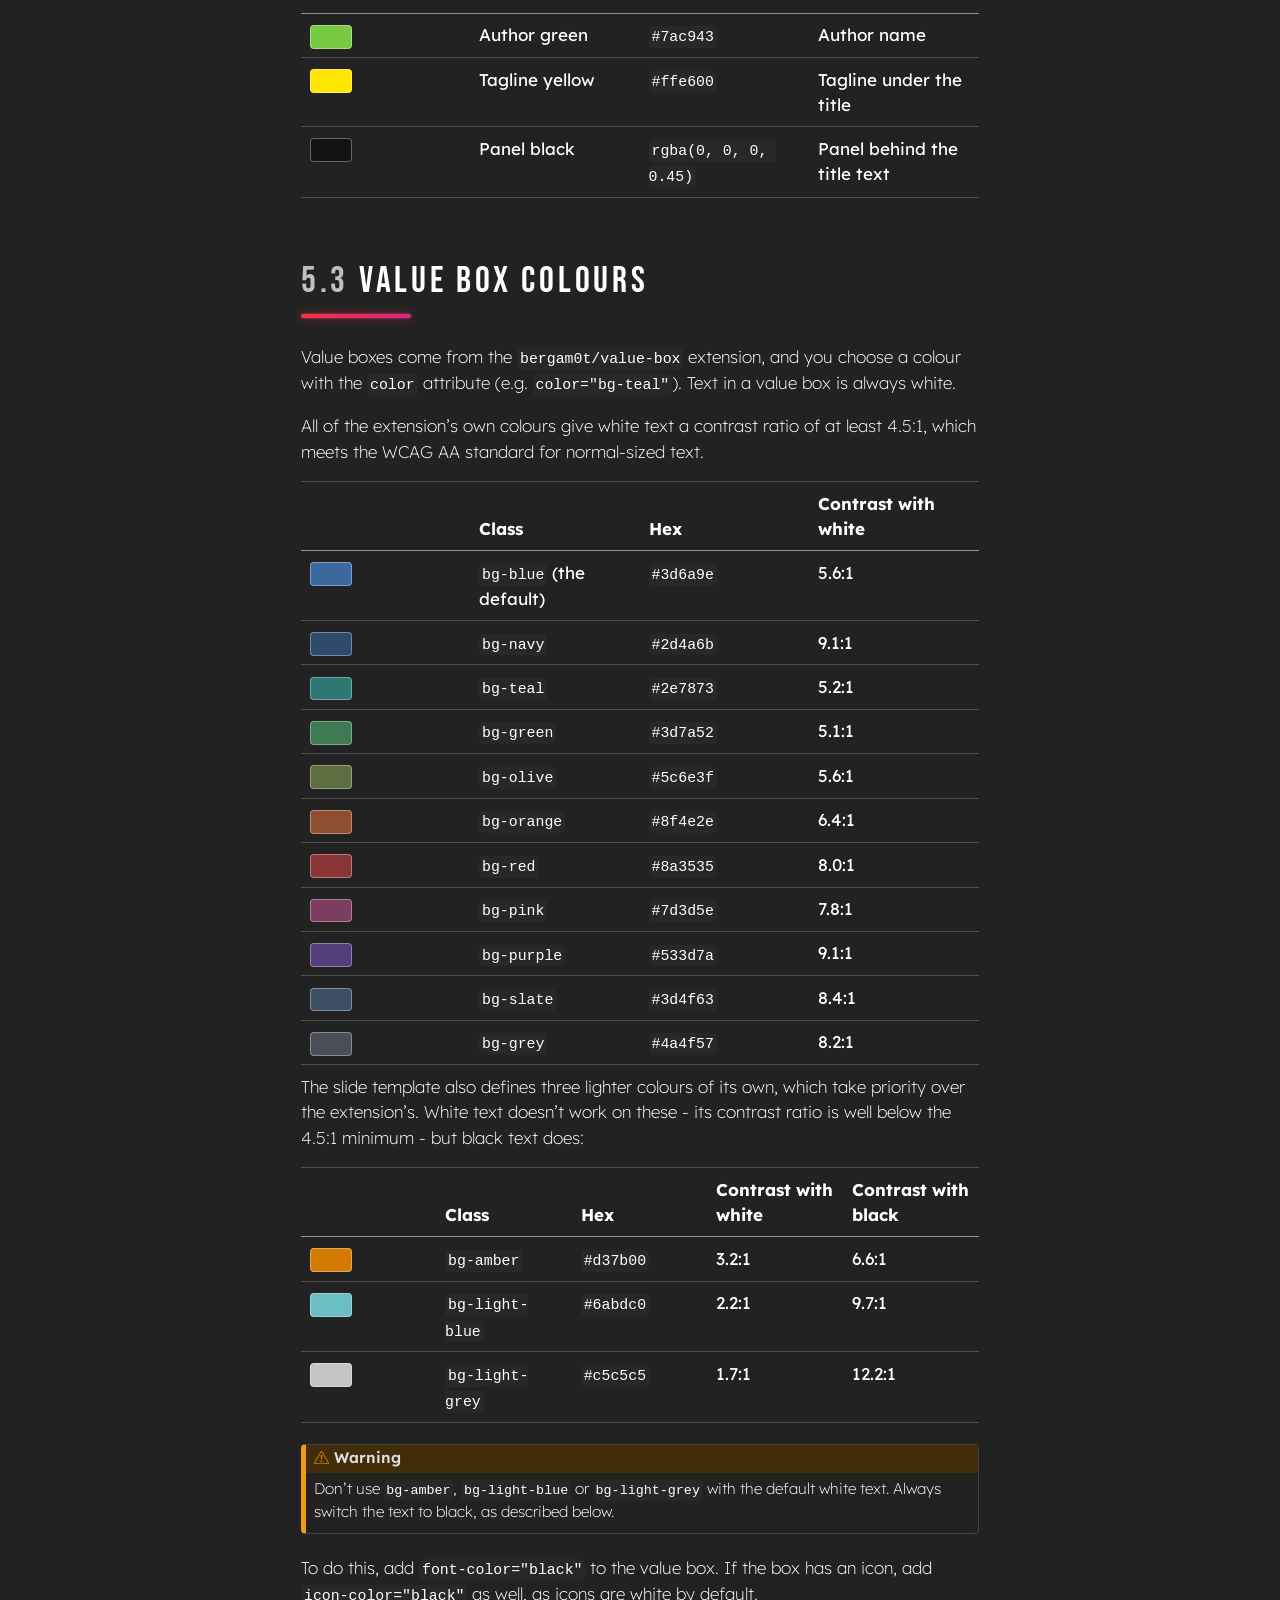
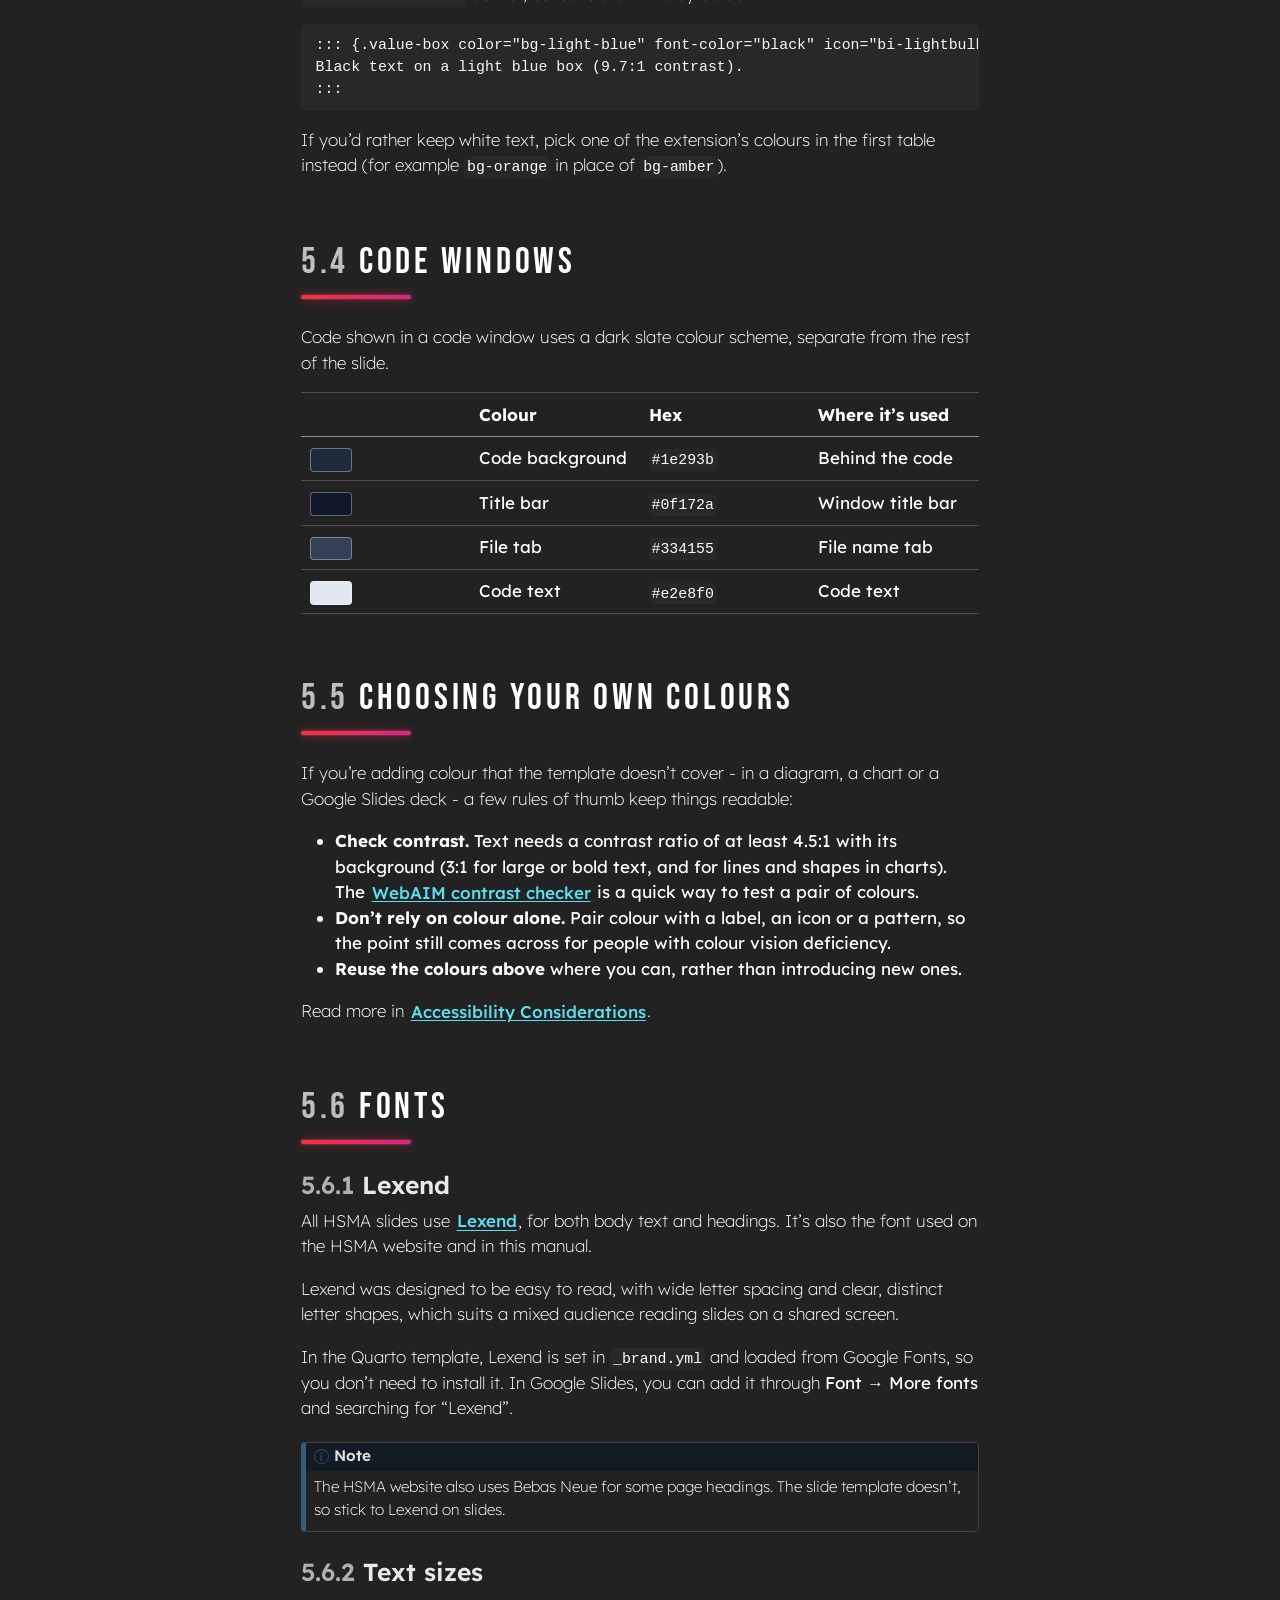
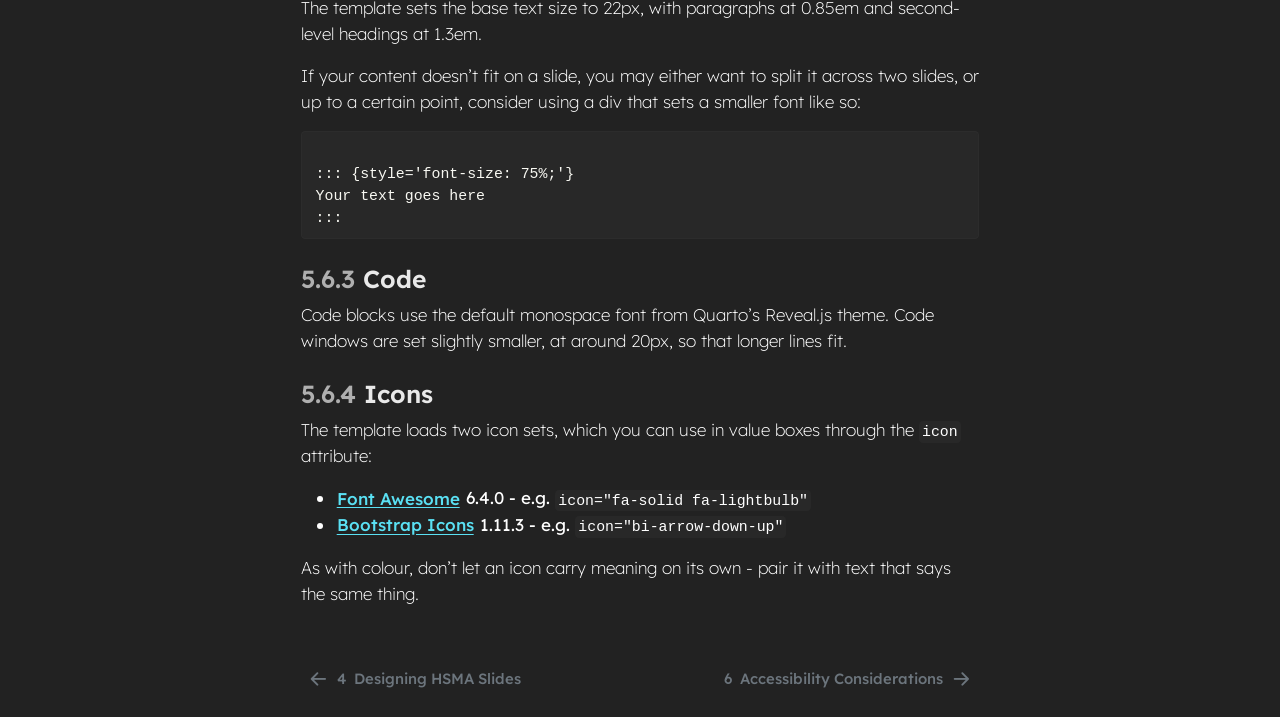
<file: _book/colour_palette.html>
<!DOCTYPE html>
<html xmlns="http://www.w3.org/1999/xhtml" lang="en" xml:lang="en"><head>

<meta charset="utf-8">
<meta name="generator" content="quarto-1.11.0">

<meta name="viewport" content="width=device-width, initial-scale=1.0, user-scalable=yes">


<title>5&nbsp; Colours and Fonts – HSMA Content Writing Manual</title>
<style>
/* Default styles provided by pandoc.
** See https://pandoc.org/MANUAL.html#variables-for-html for config info.
*/
span.smallcaps{font-variant: small-caps;}
div.columns{display: flex; gap: 1.5em;}
div.column{flex: auto;}
@media screen {
div.columns{gap: min(4vw, 1.5em);}
div.column{overflow-x: auto;}
}
div.hanging-indent{margin-left: 1.5em; text-indent: -1.5em;}
ul.task-list{list-style: none;}
ul.task-list li input[type="checkbox"] {
  width: 0.8em;
  margin: 0 0.8em 0.2em -1em; /* quarto-specific, see https://github.com/quarto-dev/quarto-cli/issues/4556 */ 
  vertical-align: middle;
}
/* CSS for syntax highlighting */
html { -webkit-text-size-adjust: 100%; }
pre > code.sourceCode { white-space: pre; position: relative; }
pre > code.sourceCode > span { display: inline-block; line-height: 1.25; }
pre > code.sourceCode > span:empty { height: 1.2em; }
.sourceCode { overflow: visible; }
code.sourceCode > span { color: inherit; text-decoration: inherit; }
div.sourceCode { margin: 1em 0; }
pre.sourceCode { margin: 0; }
@media screen {
div.sourceCode { overflow: auto; }
}
@media print {
pre > code.sourceCode { white-space: pre-wrap; }
pre > code.sourceCode > span { text-indent: -5em; padding-left: 5em; }
}
pre.numberSource code
  { counter-reset: source-line 0; }
pre.numberSource code > span
  { position: relative; left: -4em; counter-increment: source-line; }
pre.numberSource code > span > a:first-child::before
  { content: counter(source-line);
    position: relative; left: -1em; text-align: right; vertical-align: baseline;
    border: none; display: inline-block;
    -webkit-touch-callout: none; -webkit-user-select: none;
    -khtml-user-select: none; -moz-user-select: none;
    -ms-user-select: none; user-select: none;
    padding: 0 4px; width: 4em;
  }
pre.numberSource { margin-left: 3em;  padding-left: 4px; }
div.sourceCode
  {   }
@media screen {
pre > code.sourceCode > span > a:first-child::before { text-decoration: underline; }
}
</style>


<script src="site_libs/quarto-nav/quarto-nav.js"></script>
<script src="site_libs/quarto-nav/headroom.min.js"></script>
<script src="site_libs/clipboard/clipboard.min.js"></script>
<script src="site_libs/quarto-search/autocomplete.umd.js"></script>
<script src="site_libs/quarto-search/fuse.min.js"></script>
<script src="site_libs/quarto-search/quarto-search.js"></script>
<meta name="quarto:offset" content="./">
<link href="./accessibility_considerations.html" rel="next">
<link href="./slidecrafting.html" rel="prev">
<link href="./resources/favicon.png" rel="icon" type="image/png">
<script src="site_libs/quarto-html/quarto.js" type="module"></script>
<script src="site_libs/quarto-html/tabsets/tabsets.js" type="module"></script>
<script src="site_libs/quarto-html/popper.min.js"></script>
<script src="site_libs/quarto-html/tippy.umd.min.js"></script>
<script src="site_libs/quarto-html/anchor.min.js"></script>
<link href="site_libs/quarto-html/tippy.css" rel="stylesheet">
<link href="site_libs/quarto-html/quarto-syntax-highlighting-dark-08b2a7a6d322e0e5f9dcf7a6bb5db38d.css" rel="stylesheet" id="quarto-text-highlighting-styles">
<script src="site_libs/bootstrap/bootstrap.min.js"></script>
<link href="site_libs/bootstrap/bootstrap-icons.css" rel="stylesheet">
<link href="site_libs/bootstrap/bootstrap-14e963e518d1a93001fdd67c8d43a351.min.css" rel="stylesheet" append-hash="true" id="quarto-bootstrap" data-mode="dark">
<script id="quarto-search-options" type="application/json">{
  "location": "sidebar",
  "copy-button": false,
  "collapse-after": 3,
  "panel-placement": "start",
  "type": "textbox",
  "limit": 50,
  "keyboard-shortcut": [
    "f",
    "/",
    "s"
  ],
  "show-item-context": false,
  "language": {
    "search-no-results-text": "No results",
    "search-matching-documents-text": "matching documents",
    "search-copy-link-title": "Copy link to search",
    "search-hide-matches-text": "Hide additional matches",
    "search-more-match-text": "more match in this document",
    "search-more-matches-text": "more matches in this document",
    "search-clear-button-title": "Clear",
    "search-text-placeholder": "",
    "search-detached-cancel-button-title": "Cancel",
    "search-submit-button-title": "Submit",
    "search-label": "Search"
  }
}</script>
<style>

      .quarto-title-block .quarto-title-banner {
        background-image: url(resources/banner.png);
background-size: cover;
      }
</style>


<link rel="stylesheet" href="styles.css">
</head>

<body class="nav-sidebar floating quarto-light">

<div id="quarto-search-results"></div>
  <header id="quarto-header" class="headroom fixed-top quarto-banner">
  <nav class="quarto-secondary-nav">
    <div class="container-fluid d-flex">
      <button type="button" class="quarto-btn-toggle btn" data-bs-toggle="collapse" role="button" data-bs-target=".quarto-sidebar-collapse-item" aria-controls="quarto-sidebar" aria-expanded="false" aria-label="Toggle sidebar navigation" onclick="if (window.quartoToggleHeadroom) { window.quartoToggleHeadroom(); }">
        <i class="bi bi-layout-text-sidebar-reverse"></i>
      </button>
        <nav class="quarto-page-breadcrumbs" aria-label="breadcrumb"><ol class="breadcrumb"><li class="breadcrumb-item"><a href="./colour_palette.html"><span class="chapter-number">5</span>&nbsp; <span class="chapter-title">Colours and Fonts</span></a></li></ol></nav>
        <a class="flex-grow-1" role="navigation" data-bs-toggle="collapse" data-bs-target=".quarto-sidebar-collapse-item" aria-controls="quarto-sidebar" aria-expanded="false" aria-label="Toggle sidebar navigation" onclick="if (window.quartoToggleHeadroom) { window.quartoToggleHeadroom(); }">      
        </a>
      <button type="button" class="btn quarto-search-button" aria-label="Search" onclick="window.quartoOpenSearch();">
        <i class="bi bi-search"></i>
      </button>
    </div>
  </nav>
</header>
<!-- content -->
<header id="title-block-header" class="quarto-title-block default page-columns page-full">
  <div class="quarto-title-banner page-columns page-full">
    <div class="quarto-title column-body">
      <h1 class="title"><span class="chapter-number">5</span>&nbsp; <span class="chapter-title">Colours and Fonts</span></h1>
                      </div>
  </div>
    
  
  <div class="quarto-title-meta">

      
    
      
    </div>
    
  
  </header><div id="quarto-content" class="quarto-container page-columns page-rows-contents page-layout-article">
<!-- sidebar -->
  <nav id="quarto-sidebar" class="sidebar collapse collapse-horizontal quarto-sidebar-collapse-item sidebar-navigation floating overflow-auto">
    <div class="pt-lg-2 mt-2 text-left sidebar-header sidebar-header-stacked">
      <a href="./index.html" class="sidebar-logo-link">
      <img src="./resources/hsma_logo_white_wide.png" alt="" class="sidebar-logo light-content py-0 d-lg-inline d-none">
      <img src="./resources/hsma_logo_white_wide.png" alt="" class="sidebar-logo dark-content py-0 d-lg-inline d-none">
      </a>
    <div class="sidebar-title mb-0 py-0">
      <a href="./">HSMA Content Writing Manual</a> 
    </div>
      </div>
        <div class="mt-2 flex-shrink-0 align-items-center">
        <div class="sidebar-search">
        <div id="quarto-search" class="" title="Search"></div>
        </div>
        </div>
    <div class="sidebar-menu-container"> 
    <ul class="list-unstyled mt-1">
        <li class="sidebar-item">
  <div class="sidebar-item-container"> 
  <a href="./index.html" class="sidebar-item-text sidebar-link">
 <span class="menu-text"><span class="chapter-number">1</span>&nbsp; <span class="chapter-title">Introduction</span></span></a>
  </div>
</li>
        <li class="sidebar-item">
  <div class="sidebar-item-container"> 
  <a href="./how_an_hsma_day_runs.html" class="sidebar-item-text sidebar-link">
 <span class="menu-text"><span class="chapter-number">2</span>&nbsp; <span class="chapter-title">Designing a HSMA Day</span></span></a>
  </div>
</li>
        <li class="sidebar-item">
  <div class="sidebar-item-container"> 
  <a href="./pacing_and_prior_knowledge.html" class="sidebar-item-text sidebar-link">
 <span class="menu-text"><span class="chapter-number">3</span>&nbsp; <span class="chapter-title">Prior Knowledge and Pacing</span></span></a>
  </div>
</li>
        <li class="sidebar-item">
  <div class="sidebar-item-container"> 
  <a href="./slidecrafting.html" class="sidebar-item-text sidebar-link">
 <span class="menu-text"><span class="chapter-number">4</span>&nbsp; <span class="chapter-title">Designing HSMA Slides</span></span></a>
  </div>
</li>
        <li class="sidebar-item">
  <div class="sidebar-item-container"> 
  <a href="./colour_palette.html" class="sidebar-item-text sidebar-link active">
 <span class="menu-text"><span class="chapter-number">5</span>&nbsp; <span class="chapter-title">Colours and Fonts</span></span></a>
  </div>
</li>
        <li class="sidebar-item">
  <div class="sidebar-item-container"> 
  <a href="./accessibility_considerations.html" class="sidebar-item-text sidebar-link">
 <span class="menu-text"><span class="chapter-number">6</span>&nbsp; <span class="chapter-title">Accessibility Considerations</span></span></a>
  </div>
</li>
        <li class="sidebar-item">
  <div class="sidebar-item-container"> 
  <a href="./hsma_tech_stack.html" class="sidebar-item-text sidebar-link">
 <span class="menu-text"><span class="chapter-number">7</span>&nbsp; <span class="chapter-title">The HSMA Tech Stack</span></span></a>
  </div>
</li>
    </ul>
    </div>
</nav>
<div id="quarto-sidebar-glass" class="quarto-sidebar-collapse-item" data-bs-toggle="collapse" data-bs-target=".quarto-sidebar-collapse-item"></div>
<!-- margin-sidebar -->
    <div id="quarto-margin-sidebar" class="sidebar margin-sidebar">
        <nav id="TOC" role="doc-toc" class="toc-active">
    <h2 id="toc-title">Table of contents</h2>
   
  <ul>
  <li><a href="#core-colours" id="toc-core-colours" class="nav-link active" data-scroll-target="#core-colours"><span class="header-section-number">5.1</span> Core colours</a></li>
  <li><a href="#title-slide" id="toc-title-slide" class="nav-link" data-scroll-target="#title-slide"><span class="header-section-number">5.2</span> Title slide</a></li>
  <li><a href="#value-box-colours" id="toc-value-box-colours" class="nav-link" data-scroll-target="#value-box-colours"><span class="header-section-number">5.3</span> Value box colours</a></li>
  <li><a href="#code-windows" id="toc-code-windows" class="nav-link" data-scroll-target="#code-windows"><span class="header-section-number">5.4</span> Code windows</a></li>
  <li><a href="#choosing-your-own-colours" id="toc-choosing-your-own-colours" class="nav-link" data-scroll-target="#choosing-your-own-colours"><span class="header-section-number">5.5</span> Choosing your own colours</a></li>
  <li><a href="#fonts" id="toc-fonts" class="nav-link" data-scroll-target="#fonts"><span class="header-section-number">5.6</span> Fonts</a>
  <ul class="collapse">
  <li><a href="#lexend" id="toc-lexend" class="nav-link" data-scroll-target="#lexend"><span class="header-section-number">5.6.1</span> Lexend</a></li>
  <li><a href="#text-sizes" id="toc-text-sizes" class="nav-link" data-scroll-target="#text-sizes"><span class="header-section-number">5.6.2</span> Text sizes</a></li>
  <li><a href="#code" id="toc-code" class="nav-link" data-scroll-target="#code"><span class="header-section-number">5.6.3</span> Code</a></li>
  <li><a href="#icons" id="toc-icons" class="nav-link" data-scroll-target="#icons"><span class="header-section-number">5.6.4</span> Icons</a></li>
  </ul></li>
  </ul>
</nav>
    </div>
<!-- main -->
<main class="content quarto-banner-title-block" id="quarto-document-content">





<p>The <a href="https://github.com/hsma-programme/hsma_quarto_slide_template">HSMA Quarto slide template</a> sets up the colours and fonts for you, so if you’re working in Quarto you shouldn’t normally need to change anything.</p>
<p>This section is for when you need to pick colours or fonts yourself - for example in Google Slides, in a diagram, or in a value box - so that your materials stay consistent with the rest of HSMA.</p>
<section id="core-colours" class="level2" data-number="5.1">
<h2 data-number="5.1" class="anchored" data-anchor-id="core-colours"><span class="header-section-number">5.1</span> Core colours</h2>
<p>HSMA slides use light text on a dark background, with HSMA red as the accent colour.</p>
<table class="caption-top table">
<colgroup>
<col style="width: 25%">
<col style="width: 25%">
<col style="width: 25%">
<col style="width: 25%">
</colgroup>
<thead>
<tr class="header">
<th></th>
<th>Colour</th>
<th>Hex</th>
<th>Where it’s used</th>
</tr>
</thead>
<tbody>
<tr class="odd">
<td><span class="swatch" style="background:#8f0000"></span></td>
<td>HSMA red</td>
<td><code>#8f0000</code></td>
<td>Brand colour; the progress bar along the bottom of the slides</td>
</tr>
<tr class="even">
<td><span class="swatch" style="background:#303030"></span></td>
<td>Background grey</td>
<td><code>#303030</code></td>
<td>Slide background behind the banner image</td>
</tr>
<tr class="odd">
<td><span class="swatch" style="background:rgba(56,56,56,0.8)"></span></td>
<td>Content box grey</td>
<td><code>rgba(56, 56, 56, 0.8)</code></td>
<td>The semi-transparent box behind slide content, which lets the banner show through</td>
</tr>
<tr class="even">
<td><span class="swatch" style="background:#ffffff"></span></td>
<td>White</td>
<td><code>#ffffff</code></td>
<td>All body text and headings</td>
</tr>
<tr class="odd">
<td><span class="swatch" style="background:#42affa"></span></td>
<td>Link blue</td>
<td><code>#42affa</code></td>
<td>Links</td>
</tr>
<tr class="even">
<td><span class="swatch" style="background:#FAEE42"></span></td>
<td>Highlight yellow</td>
<td><code>#FAEE42</code></td>
<td>Alternate Link Colour, or highlighted text</td>
</tr>
</tbody>
</table>
<p>The slide backgrounds are the HSMA banner artwork (<code>assets/banner.png</code> on the title slide, <code>assets/banner_hq.png</code> on content slides) rather than a flat colour.</p>
<div class="callout callout-style-default callout-tip callout-titled">
<div class="callout-header d-flex align-content-center">
<div class="callout-icon-container">
<i class="callout-icon"></i>
</div>
<div class="callout-title-container flex-fill">
Tip
</div>
</div>
<div class="callout-body-container callout-body">
<p>HSMA red is a good accent colour but a poor text colour on the dark background - its contrast ratio against <code>#303030</code> is only 1.4:1. Use it for fills and borders, with white text on top (9.7:1), rather than as coloured text.</p>
</div>
</div>
</section>
<section id="title-slide" class="level2" data-number="5.2">
<h2 data-number="5.2" class="anchored" data-anchor-id="title-slide"><span class="header-section-number">5.2</span> Title slide</h2>
<p>The title slide puts a dark, semi-transparent panel over the banner, with two accent colours for the author and the tagline.</p>
<table class="caption-top table">
<colgroup>
<col style="width: 25%">
<col style="width: 25%">
<col style="width: 25%">
<col style="width: 25%">
</colgroup>
<thead>
<tr class="header">
<th></th>
<th>Colour</th>
<th>Hex</th>
<th>Where it’s used</th>
</tr>
</thead>
<tbody>
<tr class="odd">
<td><span class="swatch" style="background:#7ac943"></span></td>
<td>Author green</td>
<td><code>#7ac943</code></td>
<td>Author name</td>
</tr>
<tr class="even">
<td><span class="swatch" style="background:#ffe600"></span></td>
<td>Tagline yellow</td>
<td><code>#ffe600</code></td>
<td>Tagline under the title</td>
</tr>
<tr class="odd">
<td><span class="swatch" style="background:rgba(0,0,0,0.45)"></span></td>
<td>Panel black</td>
<td><code>rgba(0, 0, 0, 0.45)</code></td>
<td>Panel behind the title text</td>
</tr>
</tbody>
</table>
</section>
<section id="value-box-colours" class="level2" data-number="5.3">
<h2 data-number="5.3" class="anchored" data-anchor-id="value-box-colours"><span class="header-section-number">5.3</span> Value box colours</h2>
<p>Value boxes come from the <code>bergam0t/value-box</code> extension, and you choose a colour with the <code>color</code> attribute (e.g.&nbsp;<code>color="bg-teal"</code>). Text in a value box is always white.</p>
<p>All of the extension’s own colours give white text a contrast ratio of at least 4.5:1, which meets the WCAG AA standard for normal-sized text.</p>
<table class="caption-top table">
<colgroup>
<col style="width: 25%">
<col style="width: 25%">
<col style="width: 25%">
<col style="width: 25%">
</colgroup>
<thead>
<tr class="header">
<th></th>
<th>Class</th>
<th>Hex</th>
<th>Contrast with white</th>
</tr>
</thead>
<tbody>
<tr class="odd">
<td><span class="swatch" style="background:#3d6a9e"></span></td>
<td><code>bg-blue</code> (the default)</td>
<td><code>#3d6a9e</code></td>
<td>5.6:1</td>
</tr>
<tr class="even">
<td><span class="swatch" style="background:#2d4a6b"></span></td>
<td><code>bg-navy</code></td>
<td><code>#2d4a6b</code></td>
<td>9.1:1</td>
</tr>
<tr class="odd">
<td><span class="swatch" style="background:#2e7873"></span></td>
<td><code>bg-teal</code></td>
<td><code>#2e7873</code></td>
<td>5.2:1</td>
</tr>
<tr class="even">
<td><span class="swatch" style="background:#3d7a52"></span></td>
<td><code>bg-green</code></td>
<td><code>#3d7a52</code></td>
<td>5.1:1</td>
</tr>
<tr class="odd">
<td><span class="swatch" style="background:#5c6e3f"></span></td>
<td><code>bg-olive</code></td>
<td><code>#5c6e3f</code></td>
<td>5.6:1</td>
</tr>
<tr class="even">
<td><span class="swatch" style="background:#8f4e2e"></span></td>
<td><code>bg-orange</code></td>
<td><code>#8f4e2e</code></td>
<td>6.4:1</td>
</tr>
<tr class="odd">
<td><span class="swatch" style="background:#8a3535"></span></td>
<td><code>bg-red</code></td>
<td><code>#8a3535</code></td>
<td>8.0:1</td>
</tr>
<tr class="even">
<td><span class="swatch" style="background:#7d3d5e"></span></td>
<td><code>bg-pink</code></td>
<td><code>#7d3d5e</code></td>
<td>7.8:1</td>
</tr>
<tr class="odd">
<td><span class="swatch" style="background:#533d7a"></span></td>
<td><code>bg-purple</code></td>
<td><code>#533d7a</code></td>
<td>9.1:1</td>
</tr>
<tr class="even">
<td><span class="swatch" style="background:#3d4f63"></span></td>
<td><code>bg-slate</code></td>
<td><code>#3d4f63</code></td>
<td>8.4:1</td>
</tr>
<tr class="odd">
<td><span class="swatch" style="background:#4a4f57"></span></td>
<td><code>bg-grey</code></td>
<td><code>#4a4f57</code></td>
<td>8.2:1</td>
</tr>
</tbody>
</table>
<p>The slide template also defines three lighter colours of its own, which take priority over the extension’s. White text doesn’t work on these - its contrast ratio is well below the 4.5:1 minimum - but black text does:</p>
<table class="caption-top table">
<colgroup>
<col style="width: 20%">
<col style="width: 20%">
<col style="width: 20%">
<col style="width: 20%">
<col style="width: 20%">
</colgroup>
<thead>
<tr class="header">
<th></th>
<th>Class</th>
<th>Hex</th>
<th>Contrast with white</th>
<th>Contrast with black</th>
</tr>
</thead>
<tbody>
<tr class="odd">
<td><span class="swatch" style="background:#d37b00"></span></td>
<td><code>bg-amber</code></td>
<td><code>#d37b00</code></td>
<td>3.2:1</td>
<td>6.6:1</td>
</tr>
<tr class="even">
<td><span class="swatch" style="background:#6abdc0"></span></td>
<td><code>bg-light-blue</code></td>
<td><code>#6abdc0</code></td>
<td>2.2:1</td>
<td>9.7:1</td>
</tr>
<tr class="odd">
<td><span class="swatch" style="background:#c5c5c5"></span></td>
<td><code>bg-light-grey</code></td>
<td><code>#c5c5c5</code></td>
<td>1.7:1</td>
<td>12.2:1</td>
</tr>
</tbody>
</table>
<div class="callout callout-style-default callout-warning callout-titled">
<div class="callout-header d-flex align-content-center">
<div class="callout-icon-container">
<i class="callout-icon"></i>
</div>
<div class="callout-title-container flex-fill">
Warning
</div>
</div>
<div class="callout-body-container callout-body">
<p>Don’t use <code>bg-amber</code>, <code>bg-light-blue</code> or <code>bg-light-grey</code> with the default white text. Always switch the text to black, as described below.</p>
</div>
</div>
<p>To do this, add <code>font-color="black"</code> to the value box. If the box has an icon, add <code>icon-color="black"</code> as well, as icons are white by default.</p>
<div class="code-copy-outer-scaffold"><div class="sourceCode" id="cb1"><pre class="sourceCode markdown code-with-copy"><code class="sourceCode markdown"><span id="cb1-1"><a href="#cb1-1" aria-hidden="true" tabindex="-1"></a>::: {.value-box color="bg-light-blue" font-color="black" icon="bi-lightbulb" icon-color="black"}</span>
<span id="cb1-2"><a href="#cb1-2" aria-hidden="true" tabindex="-1"></a>Black text on a light blue box (9.7:1 contrast).</span>
<span id="cb1-3"><a href="#cb1-3" aria-hidden="true" tabindex="-1"></a>:::</span></code></pre></div><button title="Copy to Clipboard" class="code-copy-button"><i class="bi"></i></button></div>
<p>If you’d rather keep white text, pick one of the extension’s colours in the first table instead (for example <code>bg-orange</code> in place of <code>bg-amber</code>).</p>
</section>
<section id="code-windows" class="level2" data-number="5.4">
<h2 data-number="5.4" class="anchored" data-anchor-id="code-windows"><span class="header-section-number">5.4</span> Code windows</h2>
<p>Code shown in a code window uses a dark slate colour scheme, separate from the rest of the slide.</p>
<table class="caption-top table">
<colgroup>
<col style="width: 25%">
<col style="width: 25%">
<col style="width: 25%">
<col style="width: 25%">
</colgroup>
<thead>
<tr class="header">
<th></th>
<th>Colour</th>
<th>Hex</th>
<th>Where it’s used</th>
</tr>
</thead>
<tbody>
<tr class="odd">
<td><span class="swatch" style="background:#1e293b"></span></td>
<td>Code background</td>
<td><code>#1e293b</code></td>
<td>Behind the code</td>
</tr>
<tr class="even">
<td><span class="swatch" style="background:#0f172a"></span></td>
<td>Title bar</td>
<td><code>#0f172a</code></td>
<td>Window title bar</td>
</tr>
<tr class="odd">
<td><span class="swatch" style="background:#334155"></span></td>
<td>File tab</td>
<td><code>#334155</code></td>
<td>File name tab</td>
</tr>
<tr class="even">
<td><span class="swatch" style="background:#e2e8f0"></span></td>
<td>Code text</td>
<td><code>#e2e8f0</code></td>
<td>Code text</td>
</tr>
</tbody>
</table>
</section>
<section id="choosing-your-own-colours" class="level2" data-number="5.5">
<h2 data-number="5.5" class="anchored" data-anchor-id="choosing-your-own-colours"><span class="header-section-number">5.5</span> Choosing your own colours</h2>
<p>If you’re adding colour that the template doesn’t cover - in a diagram, a chart or a Google Slides deck - a few rules of thumb keep things readable:</p>
<ul>
<li><strong>Check contrast.</strong> Text needs a contrast ratio of at least 4.5:1 with its background (3:1 for large or bold text, and for lines and shapes in charts). The <a href="https://webaim.org/resources/contrastchecker/">WebAIM contrast checker</a> is a quick way to test a pair of colours.</li>
<li><strong>Don’t rely on colour alone.</strong> Pair colour with a label, an icon or a pattern, so the point still comes across for people with colour vision deficiency.</li>
<li><strong>Reuse the colours above</strong> where you can, rather than introducing new ones.</li>
</ul>
<p>Read more in <a href="./accessibility_considerations.html">Accessibility Considerations</a>.</p>
</section>
<section id="fonts" class="level2" data-number="5.6">
<h2 data-number="5.6" class="anchored" data-anchor-id="fonts"><span class="header-section-number">5.6</span> Fonts</h2>
<section id="lexend" class="level3" data-number="5.6.1">
<h3 data-number="5.6.1" class="anchored" data-anchor-id="lexend"><span class="header-section-number">5.6.1</span> Lexend</h3>
<p>All HSMA slides use <a href="https://www.lexend.com/">Lexend</a>, for both body text and headings. It’s also the font used on the HSMA website and in this manual.</p>
<p>Lexend was designed to be easy to read, with wide letter spacing and clear, distinct letter shapes, which suits a mixed audience reading slides on a shared screen.</p>
<p>In the Quarto template, Lexend is set in <code>_brand.yml</code> and loaded from Google Fonts, so you don’t need to install it. In Google Slides, you can add it through <strong>Font → More fonts</strong> and searching for “Lexend”.</p>
<div class="callout callout-style-default callout-note callout-titled">
<div class="callout-header d-flex align-content-center">
<div class="callout-icon-container">
<i class="callout-icon"></i>
</div>
<div class="callout-title-container flex-fill">
Note
</div>
</div>
<div class="callout-body-container callout-body">
<p>The HSMA website also uses Bebas Neue for some page headings. The slide template doesn’t, so stick to Lexend on slides.</p>
</div>
</div>
</section>
<section id="text-sizes" class="level3" data-number="5.6.2">
<h3 data-number="5.6.2" class="anchored" data-anchor-id="text-sizes"><span class="header-section-number">5.6.2</span> Text sizes</h3>
<p>The template sets the base text size to 22px, with paragraphs at 0.85em and second-level headings at 1.3em.</p>
<p>If your content doesn’t fit on a slide, you may either want to split it across two slides, or up to a certain point, consider using a div that sets a smaller font like so:</p>
<div class="code-copy-outer-scaffold"><div class="sourceCode" id="cb2"><pre class="sourceCode html code-with-copy"><code class="sourceCode html"><span id="cb2-1"><a href="#cb2-1" aria-hidden="true" tabindex="-1"></a></span>
<span id="cb2-2"><a href="#cb2-2" aria-hidden="true" tabindex="-1"></a>::: {style='font-size: 75%;'}</span>
<span id="cb2-3"><a href="#cb2-3" aria-hidden="true" tabindex="-1"></a>Your text goes here</span>
<span id="cb2-4"><a href="#cb2-4" aria-hidden="true" tabindex="-1"></a>:::</span></code></pre></div><button title="Copy to Clipboard" class="code-copy-button"><i class="bi"></i></button></div>
</section>
<section id="code" class="level3" data-number="5.6.3">
<h3 data-number="5.6.3" class="anchored" data-anchor-id="code"><span class="header-section-number">5.6.3</span> Code</h3>
<p>Code blocks use the default monospace font from Quarto’s Reveal.js theme. Code windows are set slightly smaller, at around 20px, so that longer lines fit.</p>
</section>
<section id="icons" class="level3" data-number="5.6.4">
<h3 data-number="5.6.4" class="anchored" data-anchor-id="icons"><span class="header-section-number">5.6.4</span> Icons</h3>
<p>The template loads two icon sets, which you can use in value boxes through the <code>icon</code> attribute:</p>
<ul>
<li><a href="https://fontawesome.com/icons">Font Awesome</a> 6.4.0 - e.g.&nbsp;<code>icon="fa-solid fa-lightbulb"</code></li>
<li><a href="https://icons.getbootstrap.com/">Bootstrap Icons</a> 1.11.3 - e.g.&nbsp;<code>icon="bi-arrow-down-up"</code></li>
</ul>
<p>As with colour, don’t let an icon carry meaning on its own - pair it with text that says the same thing.</p>


</section>
</section>

</main> <!-- /main -->
<script id="quarto-html-after-body" type="application/javascript">
  window.document.addEventListener("DOMContentLoaded", function (event) {
    const icon = "";
    const anchorJS = new window.AnchorJS();
    anchorJS.options = {
      placement: 'right',
      icon: icon
    };
    anchorJS.add('.anchored');
    const isCodeAnnotation = (el) => {
      for (const clz of el.classList) {
        if (clz.startsWith('code-annotation-')) {                     
          return true;
        }
      }
      return false;
    }
    const onCopySuccess = function(e) {
      // button target
      const button = e.trigger;
      // don't keep focus
      button.blur();
      // flash "checked"
      button.classList.add('code-copy-button-checked');
      var currentTitle = button.getAttribute("title");
      button.setAttribute("title", "Copied!");
      let tooltip;
      if (window.bootstrap) {
        button.setAttribute("data-bs-toggle", "tooltip");
        button.setAttribute("data-bs-placement", "left");
        button.setAttribute("data-bs-title", "Copied!");
        tooltip = new bootstrap.Tooltip(button, 
          { trigger: "manual", 
            customClass: "code-copy-button-tooltip",
            offset: [0, -8]});
        tooltip.show();    
      }
      setTimeout(function() {
        if (tooltip) {
          tooltip.hide();
          button.removeAttribute("data-bs-title");
          button.removeAttribute("data-bs-toggle");
          button.removeAttribute("data-bs-placement");
        }
        button.setAttribute("title", currentTitle);
        button.classList.remove('code-copy-button-checked');
      }, 1000);
      // clear code selection
      e.clearSelection();
    }
    const getTextToCopy = function(trigger) {
      const outerScaffold = trigger.parentElement.cloneNode(true);
      const codeEl = outerScaffold.querySelector('code');
      for (const childEl of codeEl.children) {
        if (isCodeAnnotation(childEl)) {
          childEl.remove();
        }
      }
      return codeEl.innerText;
    }
    const clipboard = new window.ClipboardJS('.code-copy-button:not([data-in-quarto-modal])', {
      text: getTextToCopy
    });
    clipboard.on('success', onCopySuccess);
    if (window.document.getElementById('quarto-embedded-source-code-modal')) {
      const clipboardModal = new window.ClipboardJS('.code-copy-button[data-in-quarto-modal]', {
        text: getTextToCopy,
        container: window.document.getElementById('quarto-embedded-source-code-modal')
      });
      clipboardModal.on('success', onCopySuccess);
    }
      var localhostRegex = new RegExp(/^(?:http|https):\/\/localhost\:?[0-9]*\//);
      var mailtoRegex = new RegExp(/^mailto:/);
        var filterRegex = new RegExp('/' + window.location.host + '/');
      var isInternal = (href) => {
          return filterRegex.test(href) || localhostRegex.test(href) || mailtoRegex.test(href);
      }
      // Inspect non-navigation links and adorn them if external
     var links = window.document.querySelectorAll('a[href]:not(.nav-link):not(.navbar-brand):not(.toc-action):not(.sidebar-link):not(.sidebar-item-toggle):not(.pagination-link):not(.no-external):not([aria-hidden]):not(.dropdown-item):not(.quarto-navigation-tool):not(.about-link)');
      for (var i=0; i<links.length; i++) {
        const link = links[i];
        if (!isInternal(link.href)) {
          // undo the damage that might have been done by quarto-nav.js in the case of
          // links that we want to consider external
          if (link.dataset.originalHref !== undefined) {
            link.href = link.dataset.originalHref;
          }
        }
      }
    function tippyHover(el, contentFn, onTriggerFn, onUntriggerFn) {
      const config = {
        allowHTML: true,
        maxWidth: 500,
        delay: 100,
        arrow: false,
        appendTo: function(el) {
            return el.parentElement;
        },
        interactive: true,
        interactiveBorder: 10,
        theme: 'quarto',
        placement: 'bottom-start',
      };
      if (contentFn) {
        config.content = contentFn;
      }
      if (onTriggerFn) {
        config.onTrigger = onTriggerFn;
      }
      if (onUntriggerFn) {
        config.onUntrigger = onUntriggerFn;
      }
      window.tippy(el, config); 
    }
    const noterefs = window.document.querySelectorAll('a[role="doc-noteref"]');
    for (var i=0; i<noterefs.length; i++) {
      const ref = noterefs[i];
      tippyHover(ref, function() {
        // use id or data attribute instead here
        let href = ref.getAttribute('data-footnote-href') || ref.getAttribute('href');
        try { href = new URL(href).hash; } catch {}
        const id = href.replace(/^#\/?/, "");
        const note = window.document.getElementById(id);
        if (note) {
          return note.innerHTML;
        } else {
          return "";
        }
      });
    }
    const xrefs = window.document.querySelectorAll('a.quarto-xref');
    const processXRef = (id, note) => {
      // Strip column container classes
      const stripColumnClz = (el) => {
        el.classList.remove("page-full", "page-columns");
        if (el.children) {
          for (const child of el.children) {
            stripColumnClz(child);
          }
        }
      }
      stripColumnClz(note)
      if (id === null || id.startsWith('sec-')) {
        // Special case sections, only their first couple elements
        const container = document.createElement("div");
        if (note.children && note.children.length > 2) {
          container.appendChild(note.children[0].cloneNode(true));
          for (let i = 1; i < note.children.length; i++) {
            const child = note.children[i];
            if (child.tagName === "P" && child.innerText === "") {
              continue;
            } else {
              container.appendChild(child.cloneNode(true));
              break;
            }
          }
          if (window.Quarto?.typesetMath) {
            window.Quarto.typesetMath(container);
          }
          return container.innerHTML
        } else {
          if (window.Quarto?.typesetMath) {
            window.Quarto.typesetMath(note);
          }
          return note.innerHTML;
        }
      } else {
        // Remove any anchor links if they are present
        const anchorLink = note.querySelector('a.anchorjs-link');
        if (anchorLink) {
          anchorLink.remove();
        }
        if (window.Quarto?.typesetMath) {
          window.Quarto.typesetMath(note);
        }
        if (note.classList.contains("callout")) {
          return note.outerHTML;
        } else {
          return note.innerHTML;
        }
      }
    }
    for (var i=0; i<xrefs.length; i++) {
      const xref = xrefs[i];
      tippyHover(xref, undefined, function(instance) {
        instance.disable();
        let url = xref.getAttribute('href');
        let hash = undefined; 
        if (url.startsWith('#')) {
          hash = url;
        } else {
          try { hash = new URL(url).hash; } catch {}
        }
        if (hash) {
          const id = hash.replace(/^#\/?/, "");
          const note = window.document.getElementById(id);
          if (note !== null) {
            try {
              const html = processXRef(id, note.cloneNode(true));
              instance.setContent(html);
            } finally {
              instance.enable();
              instance.show();
            }
          } else {
            // See if we can fetch this
            fetch(url.split('#')[0])
            .then(res => res.text())
            .then(html => {
              const parser = new DOMParser();
              const htmlDoc = parser.parseFromString(html, "text/html");
              const note = htmlDoc.getElementById(id);
              if (note !== null) {
                const html = processXRef(id, note);
                instance.setContent(html);
              } 
            }).finally(() => {
              instance.enable();
              instance.show();
            });
          }
        } else {
          // See if we can fetch a full url (with no hash to target)
          // This is a special case and we should probably do some content thinning / targeting
          fetch(url)
          .then(res => res.text())
          .then(html => {
            const parser = new DOMParser();
            const htmlDoc = parser.parseFromString(html, "text/html");
            const note = htmlDoc.querySelector('main.content');
            if (note !== null) {
              // This should only happen for chapter cross references
              // (since there is no id in the URL)
              // remove the first header
              if (note.children.length > 0 && note.children[0].tagName === "HEADER") {
                note.children[0].remove();
              }
              const html = processXRef(null, note);
              instance.setContent(html);
            } 
          }).finally(() => {
            instance.enable();
            instance.show();
          });
        }
      }, function(instance) {
      });
    }
        let selectedAnnoteEl;
        const selectorForAnnotation = ( cell, annotation) => {
          let cellAttr = 'data-code-cell="' + cell + '"';
          let lineAttr = 'data-code-annotation="' +  annotation + '"';
          const selector = 'span[' + cellAttr + '][' + lineAttr + ']';
          return selector;
        }
        const selectCodeLines = (annoteEl) => {
          const doc = window.document;
          const targetCell = annoteEl.getAttribute("data-target-cell");
          const targetAnnotation = annoteEl.getAttribute("data-target-annotation");
          const annoteSpan = window.document.querySelector(selectorForAnnotation(targetCell, targetAnnotation));
          const lines = annoteSpan.getAttribute("data-code-lines").split(",");
          const lineIds = lines.map((line) => {
            return targetCell + "-" + line;
          })
          let top = null;
          let height = null;
          let parent = null;
          if (lineIds.length > 0) {
              //compute the position of the single el (top and bottom and make a div)
              const el = window.document.getElementById(lineIds[0]);
              top = el.offsetTop;
              height = el.offsetHeight;
              parent = el.parentElement.parentElement;
            if (lineIds.length > 1) {
              const lastEl = window.document.getElementById(lineIds[lineIds.length - 1]);
              const bottom = lastEl.offsetTop + lastEl.offsetHeight;
              height = bottom - top;
            }
            if (top !== null && height !== null && parent !== null) {
              // cook up a div (if necessary) and position it 
              let div = window.document.getElementById("code-annotation-line-highlight");
              if (div === null) {
                div = window.document.createElement("div");
                div.setAttribute("id", "code-annotation-line-highlight");
                div.style.position = 'absolute';
                parent.appendChild(div);
              }
              div.style.top = top - 2 + "px";
              div.style.height = height + 4 + "px";
              div.style.left = 0;
              let gutterDiv = window.document.getElementById("code-annotation-line-highlight-gutter");
              if (gutterDiv === null) {
                gutterDiv = window.document.createElement("div");
                gutterDiv.setAttribute("id", "code-annotation-line-highlight-gutter");
                gutterDiv.style.position = 'absolute';
                const codeCell = window.document.getElementById(targetCell);
                const gutter = codeCell.querySelector('.code-annotation-gutter');
                gutter.appendChild(gutterDiv);
              }
              gutterDiv.style.top = top - 2 + "px";
              gutterDiv.style.height = height + 4 + "px";
            }
            selectedAnnoteEl = annoteEl;
          }
        };
        const unselectCodeLines = () => {
          const elementsIds = ["code-annotation-line-highlight", "code-annotation-line-highlight-gutter"];
          elementsIds.forEach((elId) => {
            const div = window.document.getElementById(elId);
            if (div) {
              div.remove();
            }
          });
          selectedAnnoteEl = undefined;
        };
          // Handle positioning of the toggle
      window.addEventListener(
        "resize",
        throttle(() => {
          elRect = undefined;
          if (selectedAnnoteEl) {
            selectCodeLines(selectedAnnoteEl);
          }
        }, 10)
      );
      function throttle(fn, ms) {
      let throttle = false;
      let timer;
        return (...args) => {
          if(!throttle) { // first call gets through
              fn.apply(this, args);
              throttle = true;
          } else { // all the others get throttled
              if(timer) clearTimeout(timer); // cancel #2
              timer = setTimeout(() => {
                fn.apply(this, args);
                timer = throttle = false;
              }, ms);
          }
        };
      }
        // Attach click handler to the DT
        const annoteDls = window.document.querySelectorAll('dt[data-target-cell]');
        for (const annoteDlNode of annoteDls) {
          annoteDlNode.addEventListener('click', (event) => {
            const clickedEl = event.target;
            if (clickedEl !== selectedAnnoteEl) {
              unselectCodeLines();
              const activeEl = window.document.querySelector('dt[data-target-cell].code-annotation-active');
              if (activeEl) {
                activeEl.classList.remove('code-annotation-active');
              }
              selectCodeLines(clickedEl);
              clickedEl.classList.add('code-annotation-active');
            } else {
              // Unselect the line
              unselectCodeLines();
              clickedEl.classList.remove('code-annotation-active');
            }
          });
        }
    const findCites = (el) => {
      const parentEl = el.parentElement;
      if (parentEl) {
        const cites = parentEl.dataset.cites;
        if (cites) {
          return {
            el,
            cites: cites.split(' ')
          };
        } else {
          return findCites(el.parentElement)
        }
      } else {
        return undefined;
      }
    };
    var bibliorefs = window.document.querySelectorAll('a[role="doc-biblioref"]');
    for (var i=0; i<bibliorefs.length; i++) {
      const ref = bibliorefs[i];
      const citeInfo = findCites(ref);
      if (citeInfo) {
        tippyHover(citeInfo.el, function() {
          var popup = window.document.createElement('div');
          citeInfo.cites.forEach(function(cite) {
            var citeDiv = window.document.createElement('div');
            citeDiv.classList.add('hanging-indent');
            citeDiv.classList.add('csl-entry');
            var biblioDiv = window.document.getElementById('ref-' + cite);
            if (biblioDiv) {
              citeDiv.innerHTML = biblioDiv.innerHTML;
            }
            popup.appendChild(citeDiv);
          });
          return popup.innerHTML;
        });
      }
    }
  });
  </script>
<nav class="page-navigation">
  <div class="nav-page nav-page-previous">
      <a href="./slidecrafting.html" class="pagination-link" aria-label="Designing HSMA Slides">
        <i class="bi bi-arrow-left-short"></i> <span class="nav-page-text"><span class="chapter-number">4</span>&nbsp; <span class="chapter-title">Designing HSMA Slides</span></span>
      </a>          
  </div>
  <div class="nav-page nav-page-next">
      <a href="./accessibility_considerations.html" class="pagination-link" aria-label="Accessibility Considerations">
        <span class="nav-page-text"><span class="chapter-number">6</span>&nbsp; <span class="chapter-title">Accessibility Considerations</span></span> <i class="bi bi-arrow-right-short"></i>
      </a>
  </div>
</nav>
</div> <!-- /content -->




</body></html>
</file>
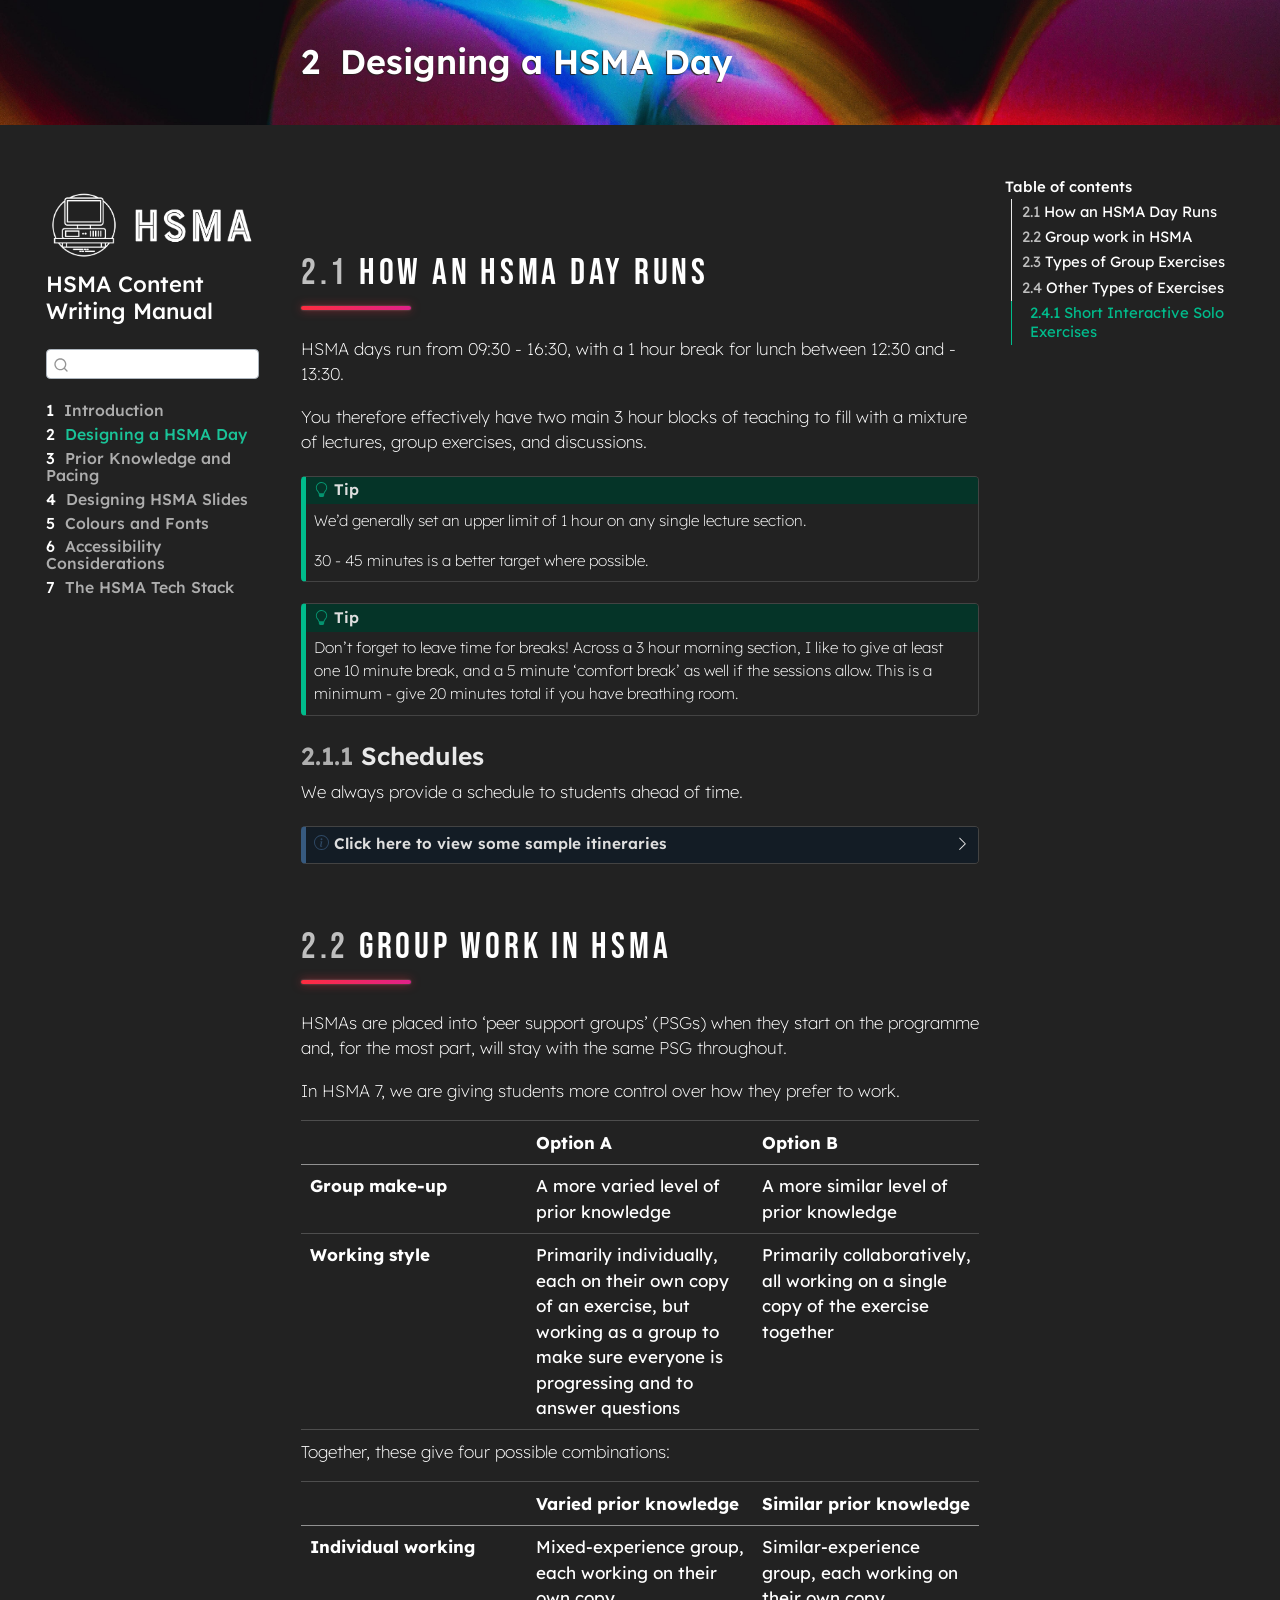
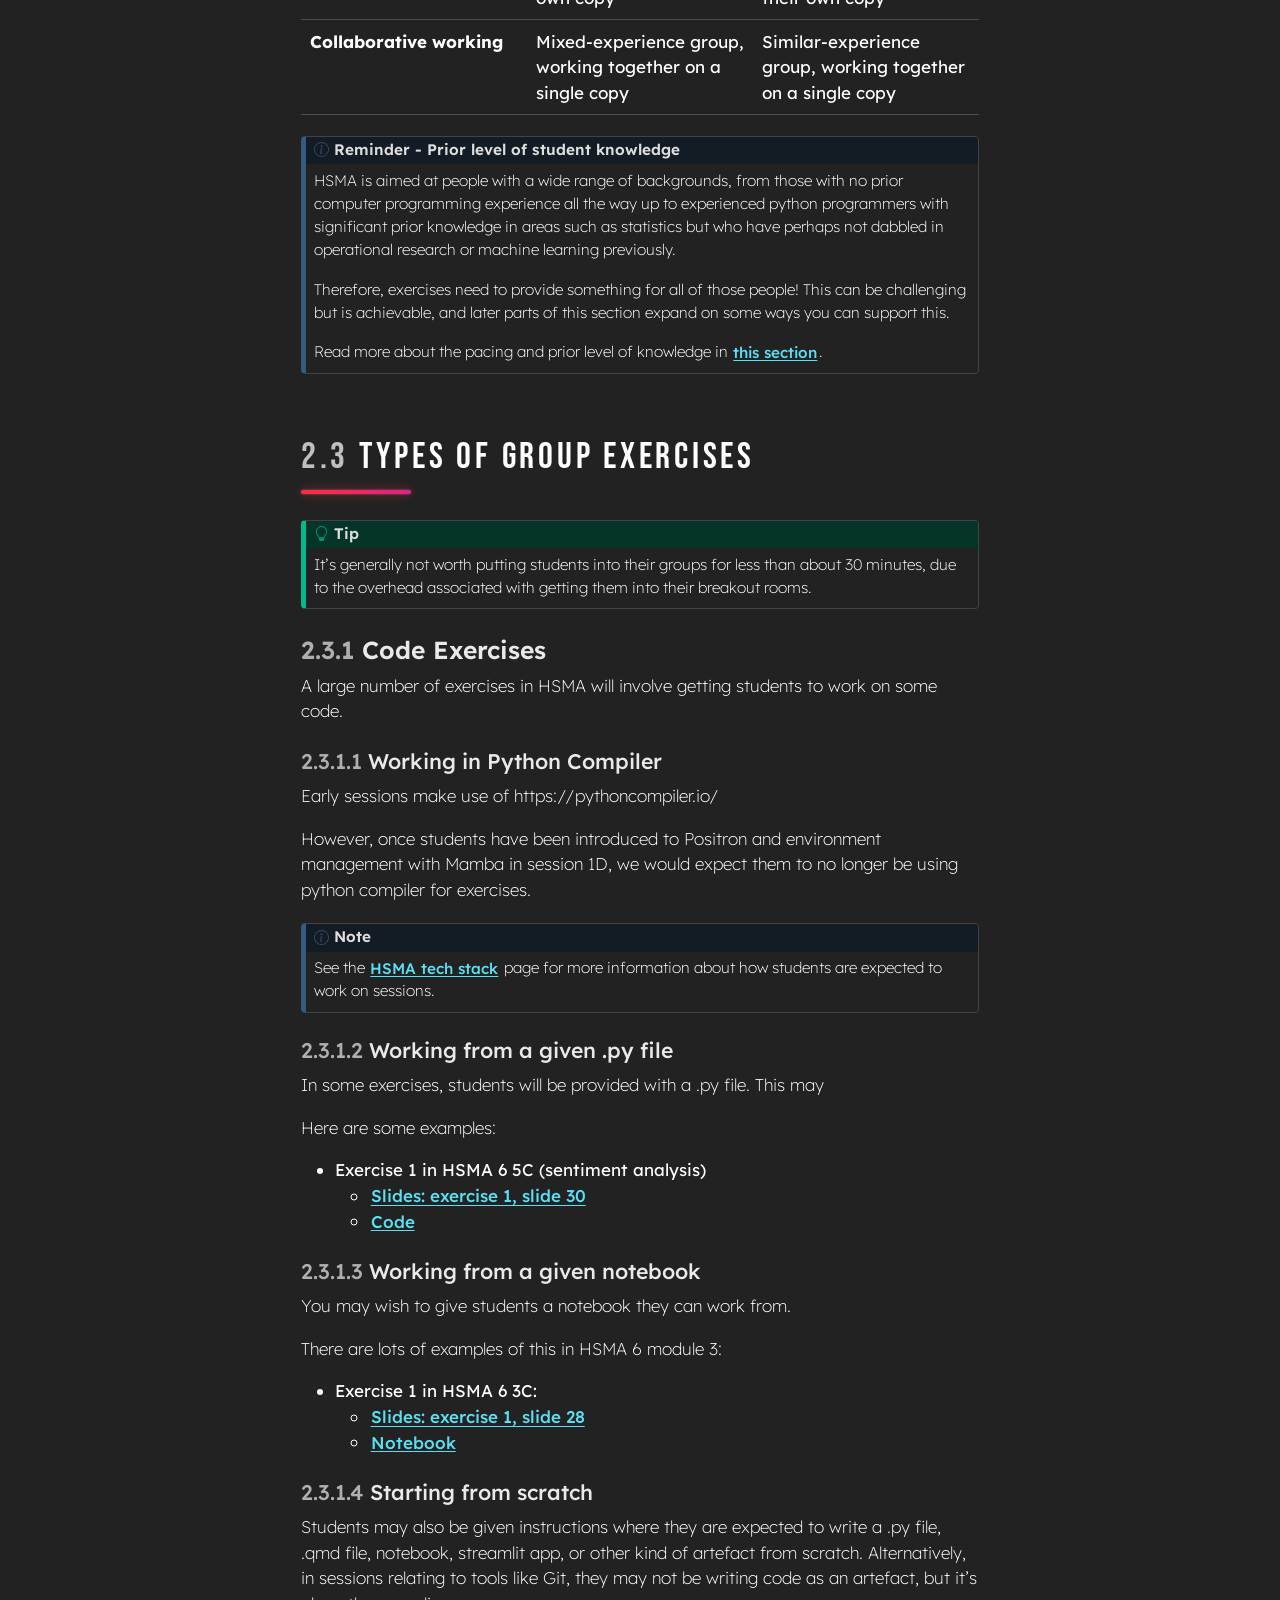
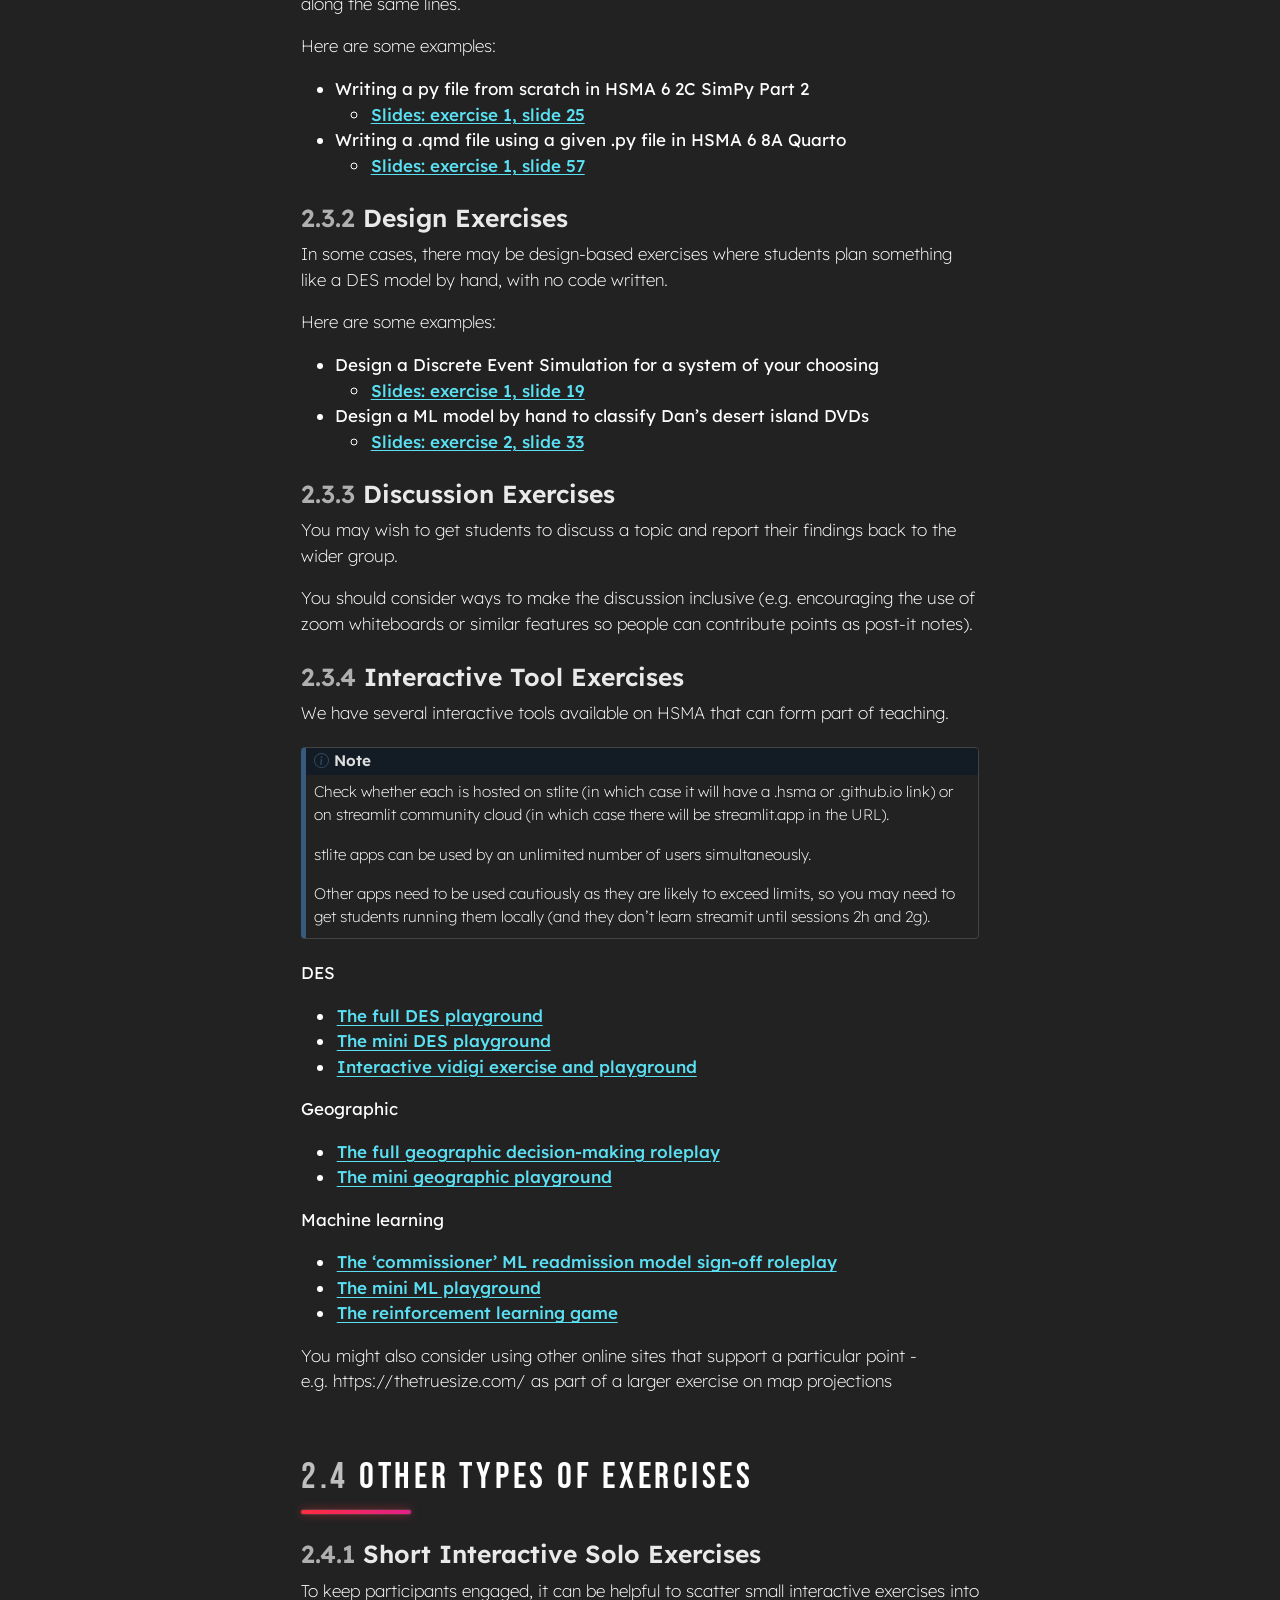
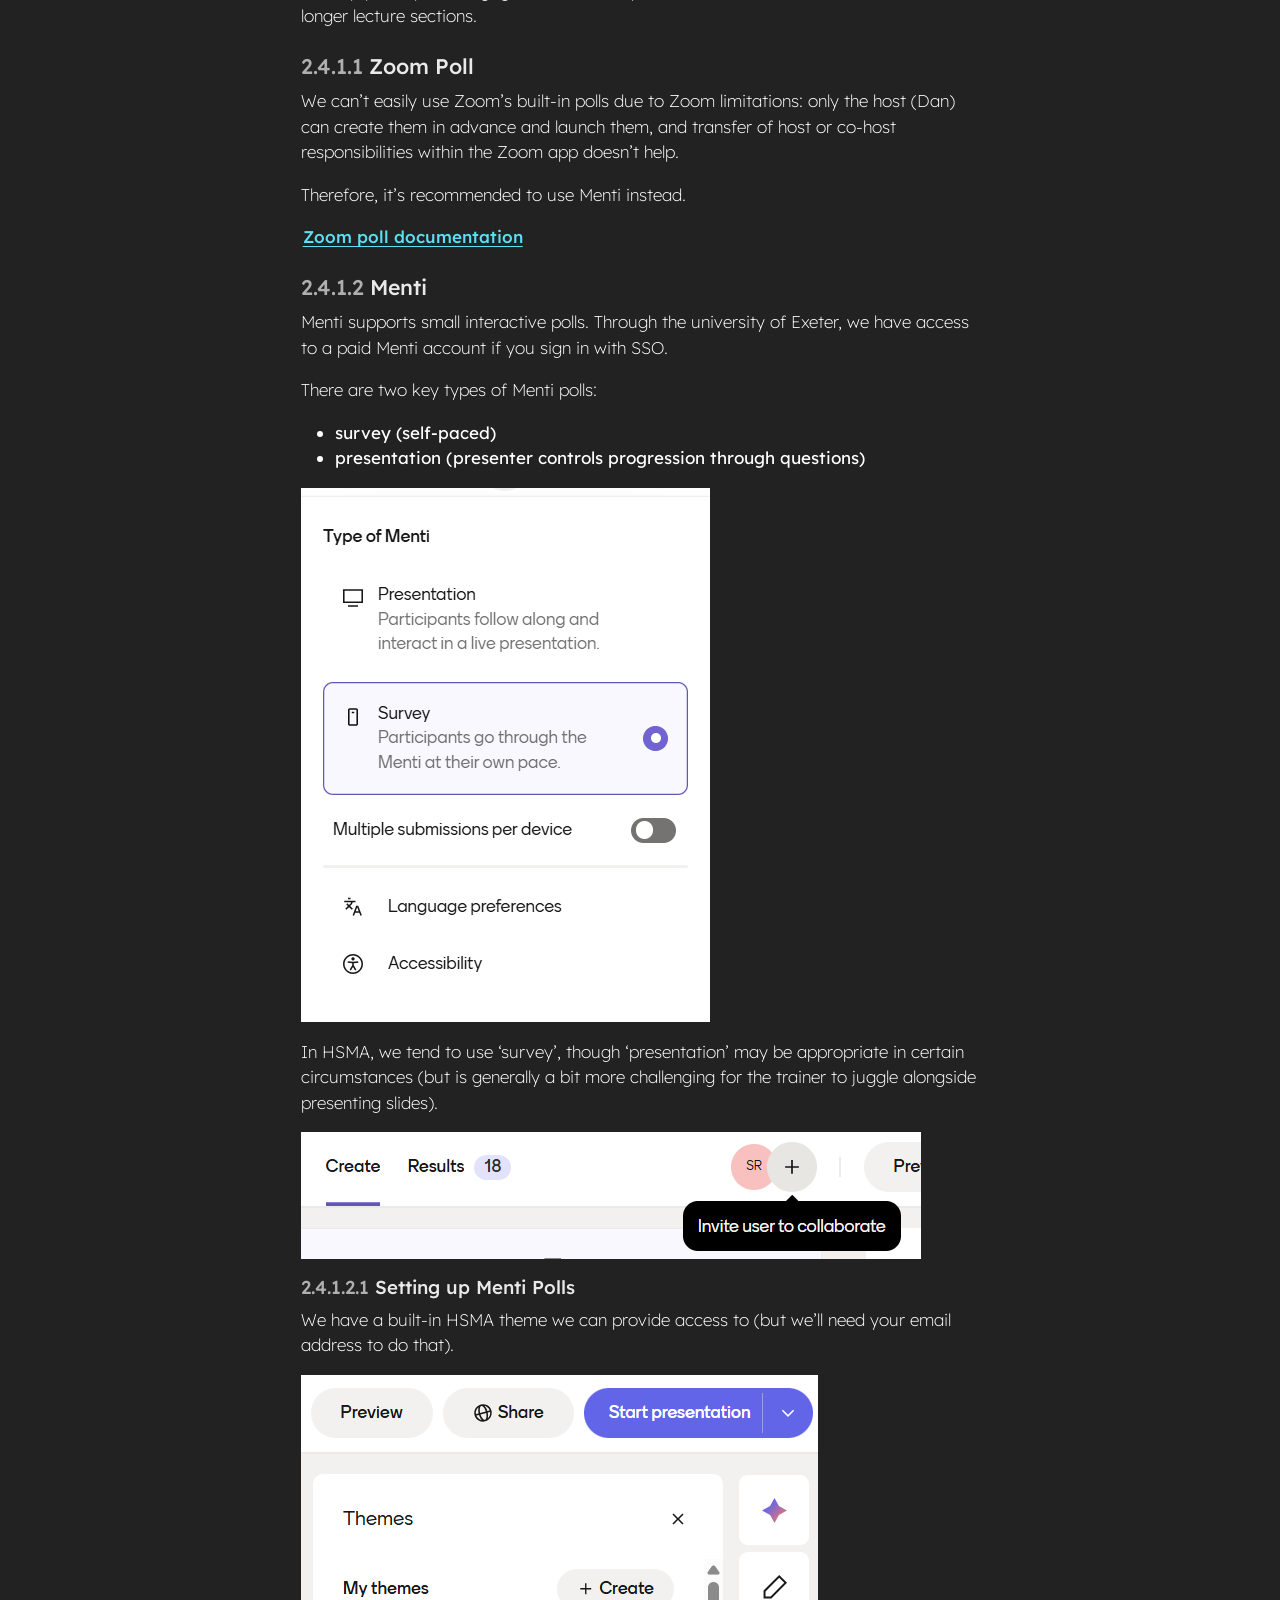
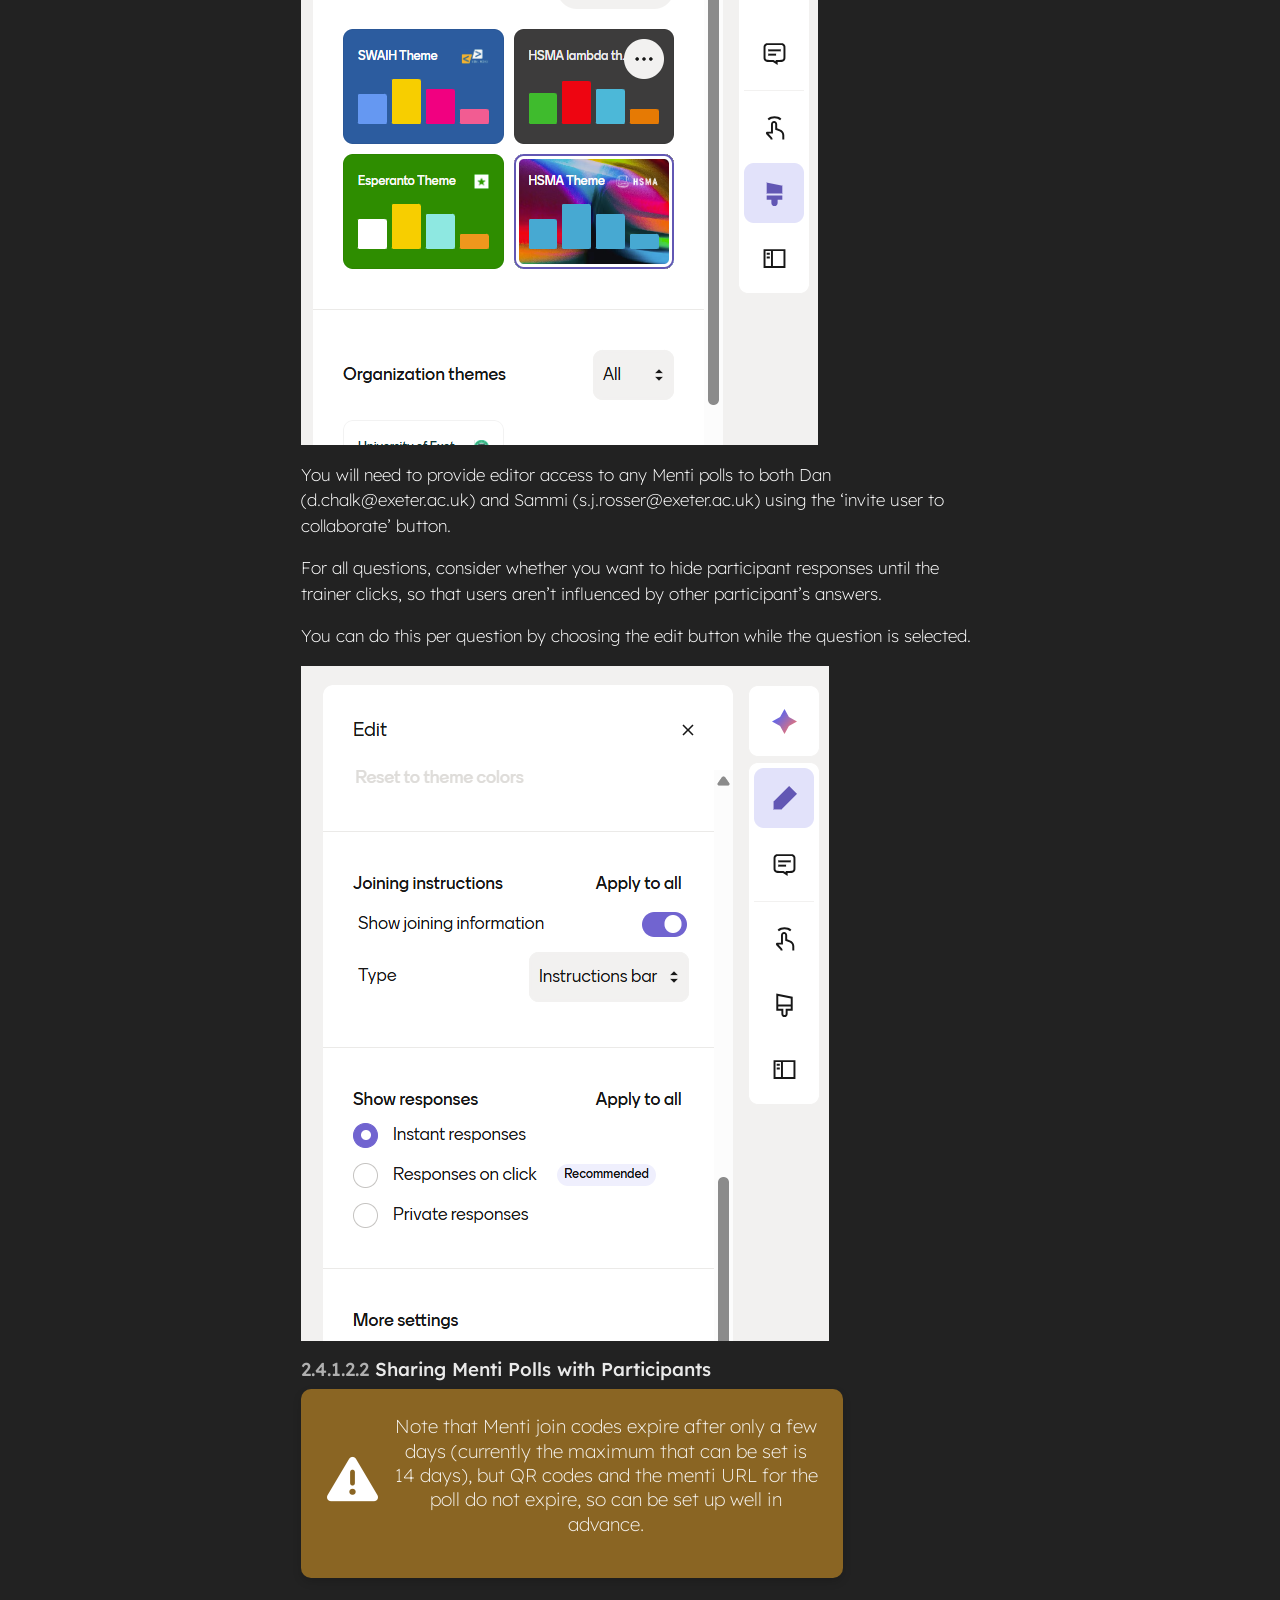
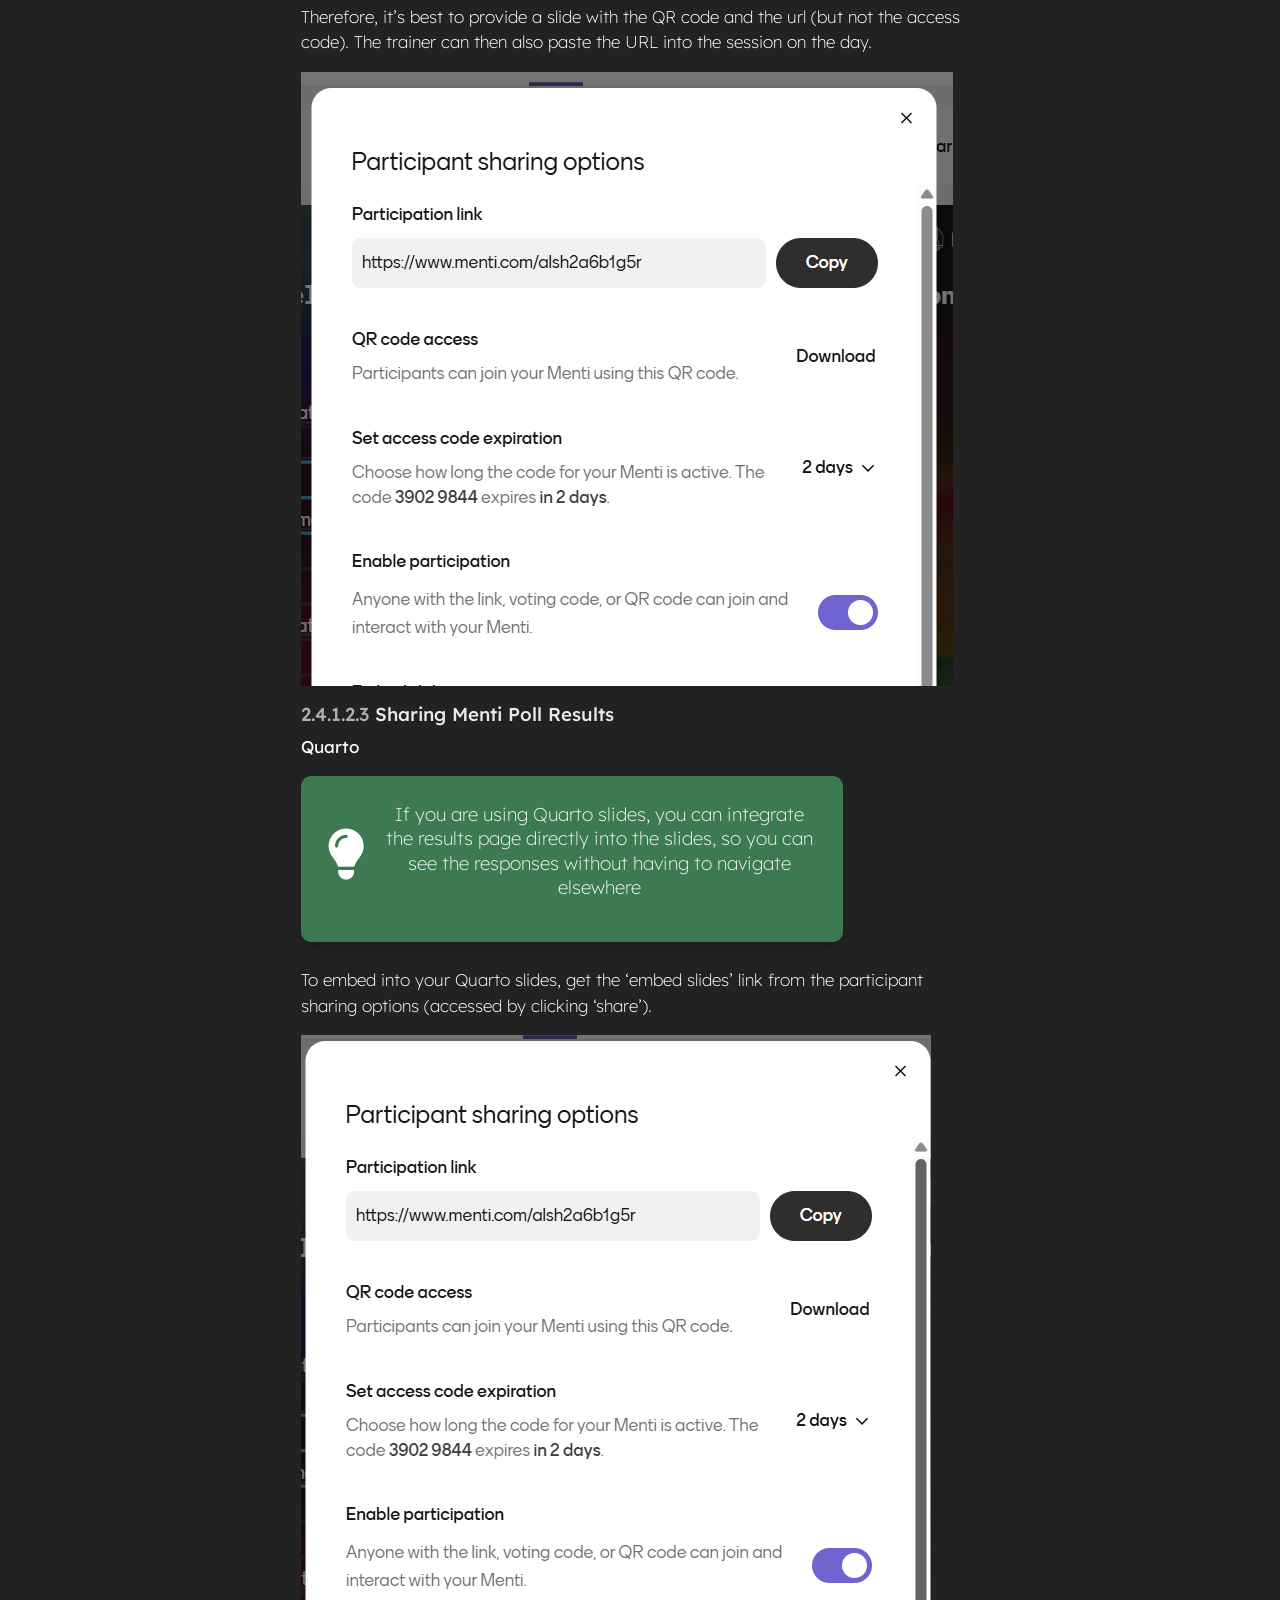
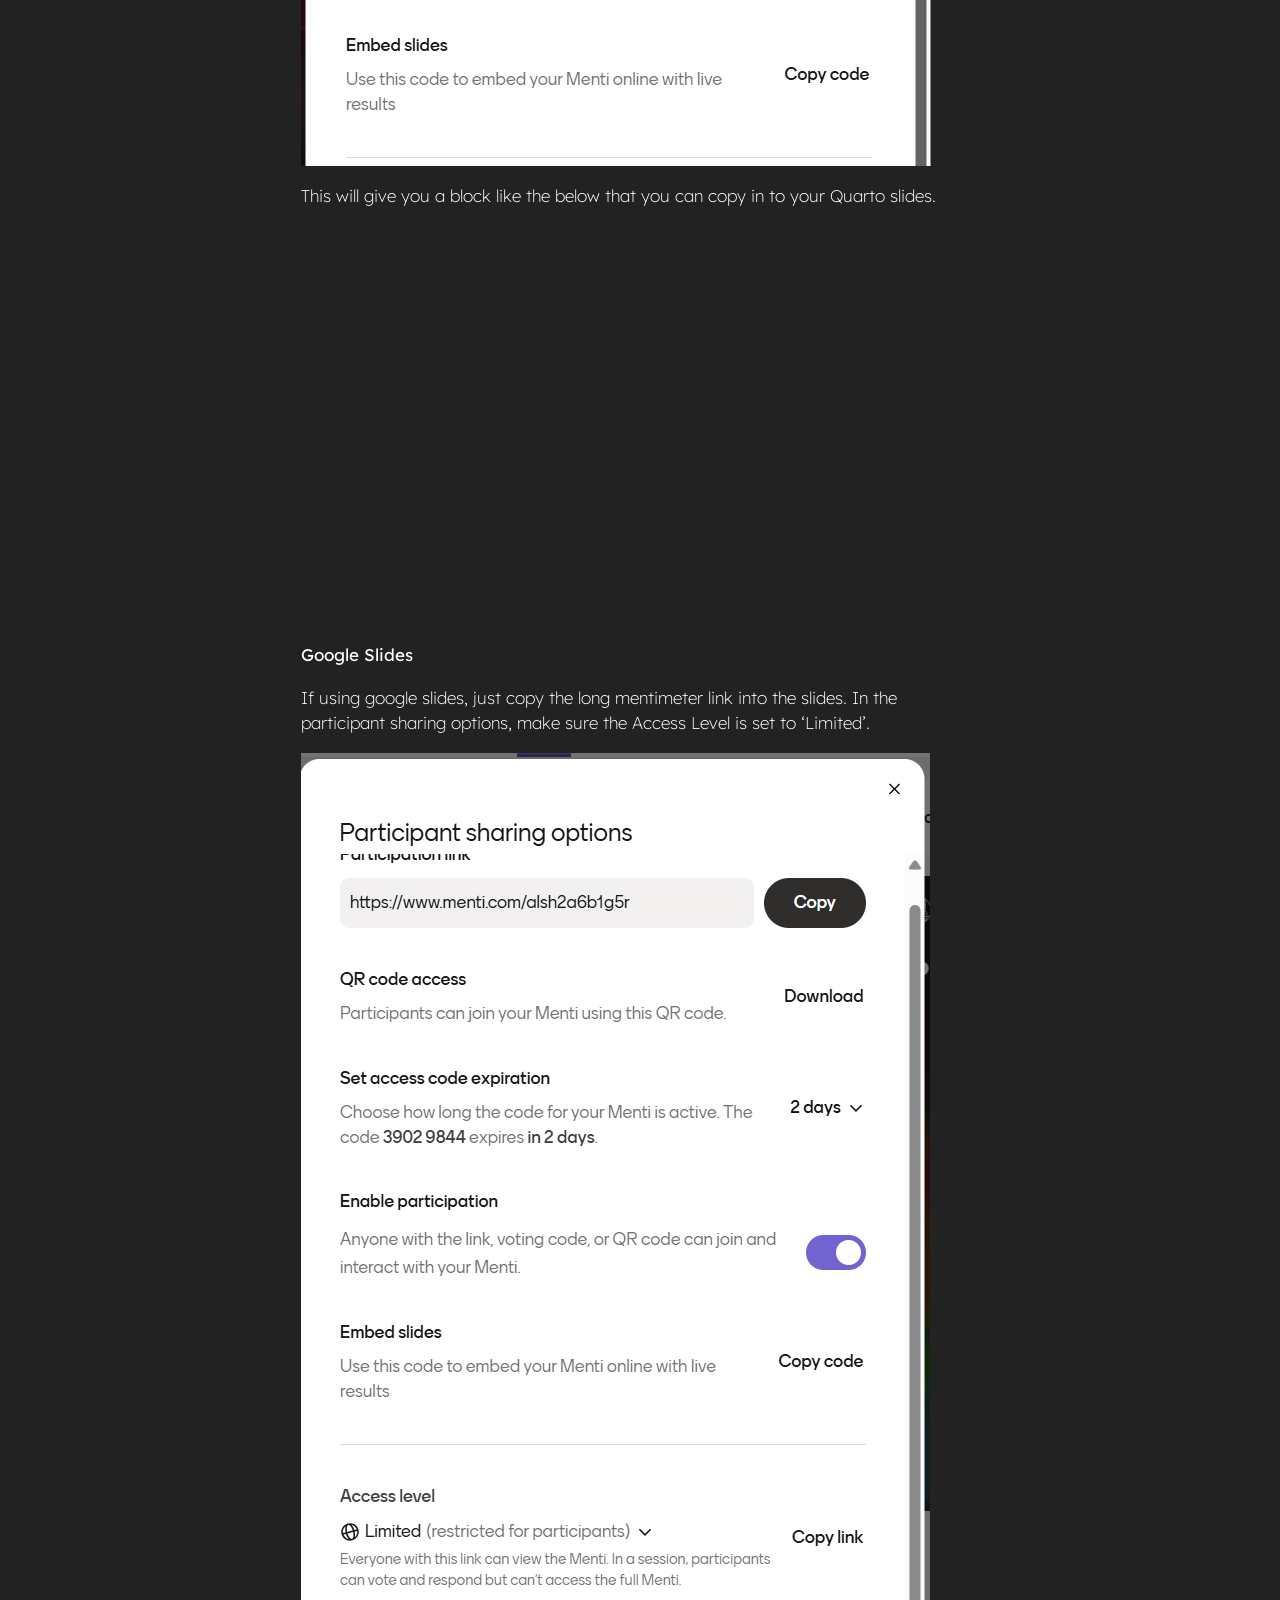
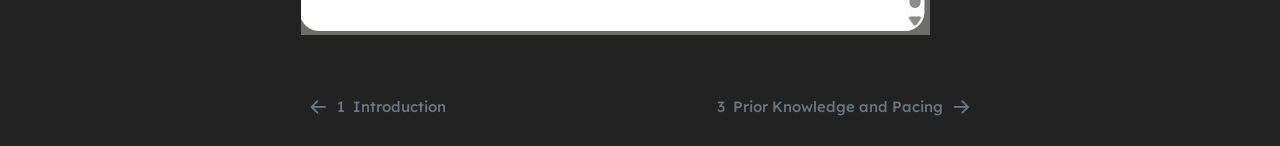
<file: _book/how_an_hsma_day_runs.html>
<!DOCTYPE html>
<html xmlns="http://www.w3.org/1999/xhtml" lang="en" xml:lang="en"><head>

<meta charset="utf-8">
<meta name="generator" content="quarto-1.11.0">

<meta name="viewport" content="width=device-width, initial-scale=1.0, user-scalable=yes">


<title>2&nbsp; Designing a HSMA Day – HSMA Content Writing Manual</title>
<style>
/* Default styles provided by pandoc.
** See https://pandoc.org/MANUAL.html#variables-for-html for config info.
*/
span.smallcaps{font-variant: small-caps;}
div.columns{display: flex; gap: 1.5em;}
div.column{flex: auto;}
@media screen {
div.columns{gap: min(4vw, 1.5em);}
div.column{overflow-x: auto;}
}
div.hanging-indent{margin-left: 1.5em; text-indent: -1.5em;}
ul.task-list{list-style: none;}
ul.task-list li input[type="checkbox"] {
  width: 0.8em;
  margin: 0 0.8em 0.2em -1em; /* quarto-specific, see https://github.com/quarto-dev/quarto-cli/issues/4556 */ 
  vertical-align: middle;
}
</style>


<script src="site_libs/quarto-nav/quarto-nav.js"></script>
<script src="site_libs/quarto-nav/headroom.min.js"></script>
<script src="site_libs/clipboard/clipboard.min.js"></script>
<script src="site_libs/quarto-search/autocomplete.umd.js"></script>
<script src="site_libs/quarto-search/fuse.min.js"></script>
<script src="site_libs/quarto-search/quarto-search.js"></script>
<meta name="quarto:offset" content="./">
<link href="./pacing_and_prior_knowledge.html" rel="next">
<link href="./index.html" rel="prev">
<link href="./resources/favicon.png" rel="icon" type="image/png">
<script src="site_libs/quarto-html/quarto.js" type="module"></script>
<script src="site_libs/quarto-html/tabsets/tabsets.js" type="module"></script>
<script src="site_libs/quarto-html/popper.min.js"></script>
<script src="site_libs/quarto-html/tippy.umd.min.js"></script>
<script src="site_libs/quarto-html/anchor.min.js"></script>
<link href="site_libs/quarto-html/tippy.css" rel="stylesheet">
<link href="site_libs/quarto-html/quarto-syntax-highlighting-dark-08b2a7a6d322e0e5f9dcf7a6bb5db38d.css" rel="stylesheet" id="quarto-text-highlighting-styles">
<script src="site_libs/bootstrap/bootstrap.min.js"></script>
<link href="site_libs/bootstrap/bootstrap-icons.css" rel="stylesheet">
<link href="site_libs/bootstrap/bootstrap-14e963e518d1a93001fdd67c8d43a351.min.css" rel="stylesheet" append-hash="true" id="quarto-bootstrap" data-mode="dark">
<link href="https://cdnjs.cloudflare.com/ajax/libs/font-awesome/6.5.1/css/all.min.css" rel="stylesheet">
<link href="site_libs/quarto-contrib/value-box-styles-1.0.0/value-box.css" rel="stylesheet">
<script id="quarto-search-options" type="application/json">{
  "location": "sidebar",
  "copy-button": false,
  "collapse-after": 3,
  "panel-placement": "start",
  "type": "textbox",
  "limit": 50,
  "keyboard-shortcut": [
    "f",
    "/",
    "s"
  ],
  "show-item-context": false,
  "language": {
    "search-no-results-text": "No results",
    "search-matching-documents-text": "matching documents",
    "search-copy-link-title": "Copy link to search",
    "search-hide-matches-text": "Hide additional matches",
    "search-more-match-text": "more match in this document",
    "search-more-matches-text": "more matches in this document",
    "search-clear-button-title": "Clear",
    "search-text-placeholder": "",
    "search-detached-cancel-button-title": "Cancel",
    "search-submit-button-title": "Submit",
    "search-label": "Search"
  }
}</script>
<style>

      .quarto-title-block .quarto-title-banner {
        background-image: url(resources/banner.png);
background-size: cover;
      }
</style>


<link rel="stylesheet" href="styles.css">
</head>

<body class="nav-sidebar floating quarto-light">

<div id="quarto-search-results"></div>
  <header id="quarto-header" class="headroom fixed-top quarto-banner">
  <nav class="quarto-secondary-nav">
    <div class="container-fluid d-flex">
      <button type="button" class="quarto-btn-toggle btn" data-bs-toggle="collapse" role="button" data-bs-target=".quarto-sidebar-collapse-item" aria-controls="quarto-sidebar" aria-expanded="false" aria-label="Toggle sidebar navigation" onclick="if (window.quartoToggleHeadroom) { window.quartoToggleHeadroom(); }">
        <i class="bi bi-layout-text-sidebar-reverse"></i>
      </button>
        <nav class="quarto-page-breadcrumbs" aria-label="breadcrumb"><ol class="breadcrumb"><li class="breadcrumb-item"><a href="./how_an_hsma_day_runs.html"><span class="chapter-number">2</span>&nbsp; <span class="chapter-title">Designing a HSMA Day</span></a></li></ol></nav>
        <a class="flex-grow-1" role="navigation" data-bs-toggle="collapse" data-bs-target=".quarto-sidebar-collapse-item" aria-controls="quarto-sidebar" aria-expanded="false" aria-label="Toggle sidebar navigation" onclick="if (window.quartoToggleHeadroom) { window.quartoToggleHeadroom(); }">      
        </a>
      <button type="button" class="btn quarto-search-button" aria-label="Search" onclick="window.quartoOpenSearch();">
        <i class="bi bi-search"></i>
      </button>
    </div>
  </nav>
</header>
<!-- content -->
<header id="title-block-header" class="quarto-title-block default page-columns page-full">
  <div class="quarto-title-banner page-columns page-full">
    <div class="quarto-title column-body">
      <h1 class="title"><span class="chapter-number">2</span>&nbsp; <span class="chapter-title">Designing a HSMA Day</span></h1>
                      </div>
  </div>
    
  
  <div class="quarto-title-meta">

      
    
      
    </div>
    
  
  </header><div id="quarto-content" class="quarto-container page-columns page-rows-contents page-layout-article">
<!-- sidebar -->
  <nav id="quarto-sidebar" class="sidebar collapse collapse-horizontal quarto-sidebar-collapse-item sidebar-navigation floating overflow-auto">
    <div class="pt-lg-2 mt-2 text-left sidebar-header sidebar-header-stacked">
      <a href="./index.html" class="sidebar-logo-link">
      <img src="./resources/hsma_logo_white_wide.png" alt="" class="sidebar-logo light-content py-0 d-lg-inline d-none">
      <img src="./resources/hsma_logo_white_wide.png" alt="" class="sidebar-logo dark-content py-0 d-lg-inline d-none">
      </a>
    <div class="sidebar-title mb-0 py-0">
      <a href="./">HSMA Content Writing Manual</a> 
    </div>
      </div>
        <div class="mt-2 flex-shrink-0 align-items-center">
        <div class="sidebar-search">
        <div id="quarto-search" class="" title="Search"></div>
        </div>
        </div>
    <div class="sidebar-menu-container"> 
    <ul class="list-unstyled mt-1">
        <li class="sidebar-item">
  <div class="sidebar-item-container"> 
  <a href="./index.html" class="sidebar-item-text sidebar-link">
 <span class="menu-text"><span class="chapter-number">1</span>&nbsp; <span class="chapter-title">Introduction</span></span></a>
  </div>
</li>
        <li class="sidebar-item">
  <div class="sidebar-item-container"> 
  <a href="./how_an_hsma_day_runs.html" class="sidebar-item-text sidebar-link active">
 <span class="menu-text"><span class="chapter-number">2</span>&nbsp; <span class="chapter-title">Designing a HSMA Day</span></span></a>
  </div>
</li>
        <li class="sidebar-item">
  <div class="sidebar-item-container"> 
  <a href="./pacing_and_prior_knowledge.html" class="sidebar-item-text sidebar-link">
 <span class="menu-text"><span class="chapter-number">3</span>&nbsp; <span class="chapter-title">Prior Knowledge and Pacing</span></span></a>
  </div>
</li>
        <li class="sidebar-item">
  <div class="sidebar-item-container"> 
  <a href="./slidecrafting.html" class="sidebar-item-text sidebar-link">
 <span class="menu-text"><span class="chapter-number">4</span>&nbsp; <span class="chapter-title">Designing HSMA Slides</span></span></a>
  </div>
</li>
        <li class="sidebar-item">
  <div class="sidebar-item-container"> 
  <a href="./colour_palette.html" class="sidebar-item-text sidebar-link">
 <span class="menu-text"><span class="chapter-number">5</span>&nbsp; <span class="chapter-title">Colours and Fonts</span></span></a>
  </div>
</li>
        <li class="sidebar-item">
  <div class="sidebar-item-container"> 
  <a href="./accessibility_considerations.html" class="sidebar-item-text sidebar-link">
 <span class="menu-text"><span class="chapter-number">6</span>&nbsp; <span class="chapter-title">Accessibility Considerations</span></span></a>
  </div>
</li>
        <li class="sidebar-item">
  <div class="sidebar-item-container"> 
  <a href="./hsma_tech_stack.html" class="sidebar-item-text sidebar-link">
 <span class="menu-text"><span class="chapter-number">7</span>&nbsp; <span class="chapter-title">The HSMA Tech Stack</span></span></a>
  </div>
</li>
    </ul>
    </div>
</nav>
<div id="quarto-sidebar-glass" class="quarto-sidebar-collapse-item" data-bs-toggle="collapse" data-bs-target=".quarto-sidebar-collapse-item"></div>
<!-- margin-sidebar -->
    <div id="quarto-margin-sidebar" class="sidebar margin-sidebar">
        <nav id="TOC" role="doc-toc" class="toc-active">
    <h2 id="toc-title">Table of contents</h2>
   
  <ul>
  <li><a href="#how-an-hsma-day-runs" id="toc-how-an-hsma-day-runs" class="nav-link active" data-scroll-target="#how-an-hsma-day-runs"><span class="header-section-number">2.1</span> How an HSMA Day Runs</a>
  <ul class="collapse">
  <li><a href="#schedules" id="toc-schedules" class="nav-link" data-scroll-target="#schedules"><span class="header-section-number">2.1.1</span> Schedules</a></li>
  </ul></li>
  <li><a href="#group-work-in-hsma" id="toc-group-work-in-hsma" class="nav-link" data-scroll-target="#group-work-in-hsma"><span class="header-section-number">2.2</span> Group work in HSMA</a></li>
  <li><a href="#types-of-group-exercises" id="toc-types-of-group-exercises" class="nav-link" data-scroll-target="#types-of-group-exercises"><span class="header-section-number">2.3</span> Types of Group Exercises</a>
  <ul class="collapse">
  <li><a href="#code-exercises" id="toc-code-exercises" class="nav-link" data-scroll-target="#code-exercises"><span class="header-section-number">2.3.1</span> Code Exercises</a></li>
  <li><a href="#design-exercises" id="toc-design-exercises" class="nav-link" data-scroll-target="#design-exercises"><span class="header-section-number">2.3.2</span> Design Exercises</a></li>
  <li><a href="#discussion-exercises" id="toc-discussion-exercises" class="nav-link" data-scroll-target="#discussion-exercises"><span class="header-section-number">2.3.3</span> Discussion Exercises</a></li>
  <li><a href="#interactive-tool-exercises" id="toc-interactive-tool-exercises" class="nav-link" data-scroll-target="#interactive-tool-exercises"><span class="header-section-number">2.3.4</span> Interactive Tool Exercises</a></li>
  </ul></li>
  <li><a href="#other-types-of-exercises" id="toc-other-types-of-exercises" class="nav-link" data-scroll-target="#other-types-of-exercises"><span class="header-section-number">2.4</span> Other Types of Exercises</a>
  <ul class="collapse">
  <li><a href="#short-interactive-solo-exercises" id="toc-short-interactive-solo-exercises" class="nav-link" data-scroll-target="#short-interactive-solo-exercises"><span class="header-section-number">2.4.1</span> Short Interactive Solo Exercises</a></li>
  </ul></li>
  </ul>
</nav>
    </div>
<!-- main -->
<main class="content quarto-banner-title-block" id="quarto-document-content">





<section id="how-an-hsma-day-runs" class="level2" data-number="2.1">
<h2 data-number="2.1" class="anchored" data-anchor-id="how-an-hsma-day-runs"><span class="header-section-number">2.1</span> How an HSMA Day Runs</h2>
<p>HSMA days run from 09:30 - 16:30, with a 1 hour break for lunch between 12:30 and - 13:30.</p>
<p>You therefore effectively have two main 3 hour blocks of teaching to fill with a mixture of lectures, group exercises, and discussions.</p>
<div class="callout callout-style-default callout-tip callout-titled">
<div class="callout-header d-flex align-content-center">
<div class="callout-icon-container">
<i class="callout-icon"></i>
</div>
<div class="callout-title-container flex-fill">
Tip
</div>
</div>
<div class="callout-body-container callout-body">
<p>We’d generally set an upper limit of 1 hour on any single lecture section.</p>
<p>30 - 45 minutes is a better target where possible.</p>
</div>
</div>
<div class="callout callout-style-default callout-tip callout-titled">
<div class="callout-header d-flex align-content-center">
<div class="callout-icon-container">
<i class="callout-icon"></i>
</div>
<div class="callout-title-container flex-fill">
Tip
</div>
</div>
<div class="callout-body-container callout-body">
<p>Don’t forget to leave time for breaks! Across a 3 hour morning section, I like to give at least one 10 minute break, and a 5 minute ‘comfort break’ as well if the sessions allow. This is a minimum - give 20 minutes total if you have breathing room.</p>
</div>
</div>
<section id="schedules" class="level3" data-number="2.1.1">
<h3 data-number="2.1.1" class="anchored" data-anchor-id="schedules"><span class="header-section-number">2.1.1</span> Schedules</h3>
<p>We always provide a schedule to students ahead of time.</p>
<div class="callout callout-style-default callout-note callout-titled">
<div class="callout-header d-flex align-content-center collapsed" data-bs-toggle="collapse" data-bs-target=".callout-3-contents" aria-controls="callout-3" aria-expanded="false" aria-label="Toggle callout">
<div class="callout-icon-container">
<i class="callout-icon"></i>
</div>
<div class="callout-title-container flex-fill">
<span class="screen-reader-only">Note</span>Click here to view some sample itineraries
</div>
<div class="callout-btn-toggle d-inline-block border-0 py-1 ps-1 pe-0 float-end"><i class="callout-toggle"></i></div>
</div>
<div id="callout-3" class="callout-3-contents callout-collapse collapse">
<div class="callout-body-container callout-body">
<p>This is an example of one of Dan’s sessions.</p>
<iframe width="780" height="500" src="https://docs.google.com/spreadsheets/d/1x4JcT5PvvqN5CL3o5KS0TkpVoN9lmmaXyjaJ_uU0Tu4/edit?usp=sharing" title="1B schedule"></iframe>
<p>This is an example of one of Sammi’s sessions.</p>
<iframe width="780" height="500" src="https://docs.google.com/spreadsheets/d/13bB79qiSQ3uxhnUUKhaDOs7q2uw-RoSwXjuKGyqu_T8/edit?usp=sharing" title="2F schedule"></iframe>
</div>
</div>
</div>
</section>
</section>
<section id="group-work-in-hsma" class="level2" data-number="2.2">
<h2 data-number="2.2" class="anchored" data-anchor-id="group-work-in-hsma"><span class="header-section-number">2.2</span> Group work in HSMA</h2>
<p>HSMAs are placed into ‘peer support groups’ (PSGs) when they start on the programme and, for the most part, will stay with the same PSG throughout.</p>
<p>In HSMA 7, we are giving students more control over how they prefer to work.</p>
<table class="caption-top table">
<colgroup>
<col style="width: 33%">
<col style="width: 33%">
<col style="width: 33%">
</colgroup>
<thead>
<tr class="header">
<th></th>
<th>Option A</th>
<th>Option B</th>
</tr>
</thead>
<tbody>
<tr class="odd">
<td><strong>Group make-up</strong></td>
<td>A more varied level of prior knowledge</td>
<td>A more similar level of prior knowledge</td>
</tr>
<tr class="even">
<td><strong>Working style</strong></td>
<td>Primarily individually, each on their own copy of an exercise, but working as a group to make sure everyone is progressing and to answer questions</td>
<td>Primarily collaboratively, all working on a single copy of the exercise together</td>
</tr>
</tbody>
</table>
<p>Together, these give four possible combinations:</p>
<table class="caption-top table">
<colgroup>
<col style="width: 33%">
<col style="width: 33%">
<col style="width: 33%">
</colgroup>
<thead>
<tr class="header">
<th></th>
<th><strong>Varied prior knowledge</strong></th>
<th><strong>Similar prior knowledge</strong></th>
</tr>
</thead>
<tbody>
<tr class="odd">
<td><strong>Individual working</strong></td>
<td>Mixed-experience group, each working on their own copy</td>
<td>Similar-experience group, each working on their own copy</td>
</tr>
<tr class="even">
<td><strong>Collaborative working</strong></td>
<td>Mixed-experience group, working together on a single copy</td>
<td>Similar-experience group, working together on a single copy</td>
</tr>
</tbody>
</table>
<div class="callout callout-style-default callout-note callout-titled">
<div class="callout-header d-flex align-content-center">
<div class="callout-icon-container">
<i class="callout-icon"></i>
</div>
<div class="callout-title-container flex-fill">
<span class="screen-reader-only">Note</span>Reminder - Prior level of student knowledge
</div>
</div>
<div class="callout-body-container callout-body">
<p>HSMA is aimed at people with a wide range of backgrounds, from those with no prior computer programming experience all the way up to experienced python programmers with significant prior knowledge in areas such as statistics but who have perhaps not dabbled in operational research or machine learning previously.</p>
<p>Therefore, exercises need to provide something for all of those people! This can be challenging but is achievable, and later parts of this section expand on some ways you can support this.</p>
<p>Read more about the pacing and prior level of knowledge in <a href="./pacing_and_prior_knowledge.html">this section</a>.</p>
</div>
</div>
</section>
<section id="types-of-group-exercises" class="level2" data-number="2.3">
<h2 data-number="2.3" class="anchored" data-anchor-id="types-of-group-exercises"><span class="header-section-number">2.3</span> Types of Group Exercises</h2>
<div class="callout callout-style-default callout-tip callout-titled">
<div class="callout-header d-flex align-content-center">
<div class="callout-icon-container">
<i class="callout-icon"></i>
</div>
<div class="callout-title-container flex-fill">
Tip
</div>
</div>
<div class="callout-body-container callout-body">
<p>It’s generally not worth putting students into their groups for less than about 30 minutes, due to the overhead associated with getting them into their breakout rooms.</p>
</div>
</div>
<section id="code-exercises" class="level3" data-number="2.3.1">
<h3 data-number="2.3.1" class="anchored" data-anchor-id="code-exercises"><span class="header-section-number">2.3.1</span> Code Exercises</h3>
<p>A large number of exercises in HSMA will involve getting students to work on some code.</p>
<section id="working-in-python-compiler" class="level4" data-number="2.3.1.1">
<h4 data-number="2.3.1.1" class="anchored" data-anchor-id="working-in-python-compiler"><span class="header-section-number">2.3.1.1</span> Working in Python Compiler</h4>
<p>Early sessions make use of https://pythoncompiler.io/</p>
<p>However, once students have been introduced to Positron and environment management with Mamba in session 1D, we would expect them to no longer be using python compiler for exercises.</p>
<div class="callout callout-style-default callout-note callout-titled">
<div class="callout-header d-flex align-content-center">
<div class="callout-icon-container">
<i class="callout-icon"></i>
</div>
<div class="callout-title-container flex-fill">
Note
</div>
</div>
<div class="callout-body-container callout-body">
<p>See the <a href="./hsma_tech_stack.html">HSMA tech stack</a> page for more information about how students are expected to work on sessions.</p>
</div>
</div>
</section>
<section id="working-from-a-given-.py-file" class="level4" data-number="2.3.1.2">
<h4 data-number="2.3.1.2" class="anchored" data-anchor-id="working-from-a-given-.py-file"><span class="header-section-number">2.3.1.2</span> Working from a given .py file</h4>
<p>In some exercises, students will be provided with a .py file. This may</p>
<p>Here are some examples:</p>
<ul>
<li>Exercise 1 in HSMA 6 5C (sentiment analysis)
<ul>
<li><a href="https://docs.google.com/presentation/d/1k2gQkA6Qa0TKm47Hh6tM7heTpYh6w2wF27ImQC_BeXk/edit?usp=sharing">Slides: exercise 1, slide 30</a></li>
<li><a href="https://github.com/hsma-programme/h6_5c_sentiment_analysis/blob/main/5c_sentiment_analysis/sa_1.py">Code</a></li>
</ul></li>
</ul>
</section>
<section id="working-from-a-given-notebook" class="level4" data-number="2.3.1.3">
<h4 data-number="2.3.1.3" class="anchored" data-anchor-id="working-from-a-given-notebook"><span class="header-section-number">2.3.1.3</span> Working from a given notebook</h4>
<p>You may wish to give students a notebook they can work from.</p>
<p>There are lots of examples of this in HSMA 6 module 3:</p>
<ul>
<li>Exercise 1 in HSMA 6 3C:
<ul>
<li><a href="https://docs.google.com/presentation/d/1Xj9jYaJ_FH7ko84DGJ2M1l4DWfJ-W5wmY906UkUEgRg/edit?usp=sharing">Slides: exercise 1, slide 28</a></li>
<li><a href="https://github.com/hsma-programme/h6_3c_interactive_plots_travel/blob/main/h6_3c_interactive_plots_travel/exercises/HSMA%203C%20Exercise%201%20-%20Interactive%20Plots.ipynb">Notebook</a></li>
</ul></li>
</ul>
</section>
<section id="starting-from-scratch" class="level4" data-number="2.3.1.4">
<h4 data-number="2.3.1.4" class="anchored" data-anchor-id="starting-from-scratch"><span class="header-section-number">2.3.1.4</span> Starting from scratch</h4>
<p>Students may also be given instructions where they are expected to write a .py file, .qmd file, notebook, streamlit app, or other kind of artefact from scratch. Alternatively, in sessions relating to tools like Git, they may not be writing code as an artefact, but it’s along the same lines.</p>
<p>Here are some examples:</p>
<ul>
<li>Writing a py file from scratch in HSMA 6 2C SimPy Part 2
<ul>
<li><a href="https://docs.google.com/presentation/d/1y7S7bjJtdLQCquzzZ2vjYzRx9-RwXE-SWgWf88fLc4o/edit?usp=sharing">Slides: exercise 1, slide 25</a></li>
</ul></li>
<li>Writing a .qmd file using a given .py file in HSMA 6 8A Quarto
<ul>
<li><a href="https://docs.google.com/presentation/d/1XYMK5b4dNaHfVesHO2EvRn1j2lFgQULadbRUU5FCkDg/edit?usp=sharing">Slides: exercise 1, slide 57</a></li>
</ul></li>
</ul>
</section>
</section>
<section id="design-exercises" class="level3" data-number="2.3.2">
<h3 data-number="2.3.2" class="anchored" data-anchor-id="design-exercises"><span class="header-section-number">2.3.2</span> Design Exercises</h3>
<p>In some cases, there may be design-based exercises where students plan something like a DES model by hand, with no code written.</p>
<p>Here are some examples:</p>
<ul>
<li>Design a Discrete Event Simulation for a system of your choosing
<ul>
<li><a href="https://docs.google.com/presentation/d/1HO0wXTocHRZgeuLadkGvqf5yC8BEmQzTcgo8QHOd0yY/edit?usp=sharing">Slides: exercise 1, slide 19</a></li>
</ul></li>
<li>Design a ML model by hand to classify Dan’s desert island DVDs
<ul>
<li><a href="https://docs.google.com/presentation/d/1EcO71B5kEvaSkvKQeGnuO2g4Ss4RKhrphR3gE8vv-Gk/edit?usp=sharing">Slides: exercise 2, slide 33</a></li>
</ul></li>
</ul>
</section>
<section id="discussion-exercises" class="level3" data-number="2.3.3">
<h3 data-number="2.3.3" class="anchored" data-anchor-id="discussion-exercises"><span class="header-section-number">2.3.3</span> Discussion Exercises</h3>
<p>You may wish to get students to discuss a topic and report their findings back to the wider group.</p>
<p>You should consider ways to make the discussion inclusive (e.g.&nbsp;encouraging the use of zoom whiteboards or similar features so people can contribute points as post-it notes).</p>
</section>
<section id="interactive-tool-exercises" class="level3" data-number="2.3.4">
<h3 data-number="2.3.4" class="anchored" data-anchor-id="interactive-tool-exercises"><span class="header-section-number">2.3.4</span> Interactive Tool Exercises</h3>
<p>We have several interactive tools available on HSMA that can form part of teaching.</p>
<div class="callout callout-style-default callout-note callout-titled">
<div class="callout-header d-flex align-content-center">
<div class="callout-icon-container">
<i class="callout-icon"></i>
</div>
<div class="callout-title-container flex-fill">
Note
</div>
</div>
<div class="callout-body-container callout-body">
<p>Check whether each is hosted on stlite (in which case it will have a .hsma or .github.io link) or on streamlit community cloud (in which case there will be streamlit.app in the URL).</p>
<p>stlite apps can be used by an unlimited number of users simultaneously.</p>
<p>Other apps need to be used cautiously as they are likely to exceed limits, so you may need to get students running them locally (and they don’t learn streamit until sessions 2h and 2g).</p>
</div>
</div>
<p><strong>DES</strong></p>
<ul>
<li><a href="https://github.com/hsma-programme/Teaching_DES_Concepts_Streamlit">The full DES playground</a></li>
<li><a href="https://github.com/hsma-programme/des_playground_mini">The mini DES playground</a></li>
<li><a href="https://github.com/hsma-programme/nhs_oa_vidigi_streamlit">Interactive vidigi exercise and playground</a></li>
</ul>
<p><strong>Geographic</strong></p>
<ul>
<li><a href="https://github.com/hsma-programme/geographic_or_ds_playground">The full geographic decision-making roleplay</a></li>
<li><a href="https://github.com/hsma-programme/geographic_playground_mini">The mini geographic playground</a></li>
</ul>
<p><strong>Machine learning</strong></p>
<ul>
<li><a href="https://github.com/hsma-programme/lambda_ml_streamlit_exercise">The ‘commissioner’ ML readmission model sign-off roleplay</a></li>
<li><a href="https://github.com/Bergam0t/ml_playground_mini">The mini ML playground</a></li>
<li><a href="https://github.com/Bergam0t/ReinforcementLearningGame">The reinforcement learning game</a></li>
</ul>
<p>You might also consider using other online sites that support a particular point - e.g.&nbsp;https://thetruesize.com/ as part of a larger exercise on map projections</p>
</section>
</section>
<section id="other-types-of-exercises" class="level2" data-number="2.4">
<h2 data-number="2.4" class="anchored" data-anchor-id="other-types-of-exercises"><span class="header-section-number">2.4</span> Other Types of Exercises</h2>
<section id="short-interactive-solo-exercises" class="level3" data-number="2.4.1">
<h3 data-number="2.4.1" class="anchored" data-anchor-id="short-interactive-solo-exercises"><span class="header-section-number">2.4.1</span> Short Interactive Solo Exercises</h3>
<p>To keep participants engaged, it can be helpful to scatter small interactive exercises into longer lecture sections.</p>
<section id="zoom-poll" class="level4" data-number="2.4.1.1">
<h4 data-number="2.4.1.1" class="anchored" data-anchor-id="zoom-poll"><span class="header-section-number">2.4.1.1</span> Zoom Poll</h4>
<p>We can’t easily use Zoom’s built-in polls due to Zoom limitations: only the host (Dan) can create them in advance and launch them, and transfer of host or co-host responsibilities within the Zoom app doesn’t help.</p>
<p>Therefore, it’s recommended to use Menti instead.</p>
<p><a href="https://support.zoom.com/hc/en/article?id=zm_kb&amp;sysparm_article=KB0066150">Zoom poll documentation</a></p>
</section>
<section id="menti" class="level4" data-number="2.4.1.2">
<h4 data-number="2.4.1.2" class="anchored" data-anchor-id="menti"><span class="header-section-number">2.4.1.2</span> Menti</h4>
<p>Menti supports small interactive polls. Through the university of Exeter, we have access to a paid Menti account if you sign in with SSO.</p>
<p>There are two key types of Menti polls:</p>
<ul>
<li>survey (self-paced)</li>
<li>presentation (presenter controls progression through questions)</li>
</ul>
<p><img src="assets/2026-10-06-12-00-36.png" class="img-fluid"></p>
<p>In HSMA, we tend to use ‘survey’, though ‘presentation’ may be appropriate in certain circumstances (but is generally a bit more challenging for the trainer to juggle alongside presenting slides).</p>
<p><img src="assets/2026-10-06-12-02-02.png" class="img-fluid"></p>
<section id="setting-up-menti-polls" class="level5" data-number="2.4.1.2.1">
<h5 data-number="2.4.1.2.1" class="anchored" data-anchor-id="setting-up-menti-polls"><span class="header-section-number">2.4.1.2.1</span> Setting up Menti Polls</h5>
<p>We have a built-in HSMA theme we can provide access to (but we’ll need your email address to do that).</p>
<p><img src="assets/2026-10-06-12-02-44.png" class="img-fluid"></p>
<p>You will need to provide editor access to any Menti polls to both Dan (d.chalk@exeter.ac.uk) and Sammi (s.j.rosser@exeter.ac.uk) using the ‘invite user to collaborate’ button.</p>
<p>For all questions, consider whether you want to hide participant responses until the trainer clicks, so that users aren’t influenced by other participant’s answers.</p>
<p>You can do this per question by choosing the edit button while the question is selected.</p>
<p><img src="assets\2026-10-06-12-10-10.png" class="img-fluid"></p>
</section>
<section id="sharing-menti-polls-with-participants" class="level5" data-number="2.4.1.2.2">
<h5 data-number="2.4.1.2.2" class="anchored" data-anchor-id="sharing-menti-polls-with-participants"><span class="header-section-number">2.4.1.2.2</span> Sharing Menti Polls with Participants</h5>
<div class="value-box vb-icon-left bg-amber fragment fade-in" style="--vb-text-align:center; --vb-icon-align:center; "><i class="icon fa-solid fa-triangle-exclamation" style=""></i><div class="vb-content" style=""><div class="details" style="">
<p>Note that Menti join codes expire after only a few days (currently the maximum that can be set is 14 days), but QR codes and the menti URL for the poll do not expire, so can be set up well in advance.</p>
</div></div></div>
<p>Therefore, it’s best to provide a slide with the QR code and the url (but not the access code). The trainer can then also paste the URL into the session on the day.</p>
<p><img src="assets/2026-10-06-12-03-22.png" class="img-fluid"></p>
</section>
<section id="sharing-menti-poll-results" class="level5" data-number="2.4.1.2.3">
<h5 data-number="2.4.1.2.3" class="anchored" data-anchor-id="sharing-menti-poll-results"><span class="header-section-number">2.4.1.2.3</span> Sharing Menti Poll Results</h5>
<p><strong>Quarto</strong></p>
<div class="value-box vb-icon-left bg-green fragment fade-in" style="--vb-text-align:center; --vb-icon-align:center; "><i class="icon fa-solid fa-lightbulb" style=""></i><div class="vb-content" style=""><div class="details" style="">
<p>If you are using Quarto slides, you can integrate the results page directly into the slides, so you can see the responses without having to navigate elsewhere</p>
</div></div></div>
<p>To embed into your Quarto slides, get the ‘embed slides’ link from the participant sharing options (accessed by clicking ‘share’).</p>
<p><img src="assets/2026-10-06-12-04-54.png" class="img-fluid"></p>
<p>This will give you a block like the below that you can copy in to your Quarto slides.</p>
<div style="position: relative; padding-bottom: 56.25%; padding-top: 35px; height: 0; overflow: hidden;"><iframe sandbox="allow-popups allow-scripts allow-same-origin allow-presentation" allowfullscreen="true" allowtransparency="true" frameborder="0" height="315" src="https://www.mentimeter.com/app/presentation/alhnxerb89pu6fsoydbnf77kstkx2i31/embed" style="position: absolute; top: 0; left: 0; width: 100%; height: 100%;" width="420"></iframe></div>
<p><strong>Google Slides</strong></p>
<p>If using google slides, just copy the long mentimeter link into the slides. In the participant sharing options, make sure the Access Level is set to ‘Limited’.</p>
<p><img src="assets/2026-10-06-12-08-16.png" class="img-fluid"></p>


</section>
</section>
</section>
</section>

</main> <!-- /main -->
<script id="quarto-html-after-body" type="application/javascript">
  window.document.addEventListener("DOMContentLoaded", function (event) {
    const icon = "";
    const anchorJS = new window.AnchorJS();
    anchorJS.options = {
      placement: 'right',
      icon: icon
    };
    anchorJS.add('.anchored');
    const isCodeAnnotation = (el) => {
      for (const clz of el.classList) {
        if (clz.startsWith('code-annotation-')) {                     
          return true;
        }
      }
      return false;
    }
    const onCopySuccess = function(e) {
      // button target
      const button = e.trigger;
      // don't keep focus
      button.blur();
      // flash "checked"
      button.classList.add('code-copy-button-checked');
      var currentTitle = button.getAttribute("title");
      button.setAttribute("title", "Copied!");
      let tooltip;
      if (window.bootstrap) {
        button.setAttribute("data-bs-toggle", "tooltip");
        button.setAttribute("data-bs-placement", "left");
        button.setAttribute("data-bs-title", "Copied!");
        tooltip = new bootstrap.Tooltip(button, 
          { trigger: "manual", 
            customClass: "code-copy-button-tooltip",
            offset: [0, -8]});
        tooltip.show();    
      }
      setTimeout(function() {
        if (tooltip) {
          tooltip.hide();
          button.removeAttribute("data-bs-title");
          button.removeAttribute("data-bs-toggle");
          button.removeAttribute("data-bs-placement");
        }
        button.setAttribute("title", currentTitle);
        button.classList.remove('code-copy-button-checked');
      }, 1000);
      // clear code selection
      e.clearSelection();
    }
    const getTextToCopy = function(trigger) {
      const outerScaffold = trigger.parentElement.cloneNode(true);
      const codeEl = outerScaffold.querySelector('code');
      for (const childEl of codeEl.children) {
        if (isCodeAnnotation(childEl)) {
          childEl.remove();
        }
      }
      return codeEl.innerText;
    }
    const clipboard = new window.ClipboardJS('.code-copy-button:not([data-in-quarto-modal])', {
      text: getTextToCopy
    });
    clipboard.on('success', onCopySuccess);
    if (window.document.getElementById('quarto-embedded-source-code-modal')) {
      const clipboardModal = new window.ClipboardJS('.code-copy-button[data-in-quarto-modal]', {
        text: getTextToCopy,
        container: window.document.getElementById('quarto-embedded-source-code-modal')
      });
      clipboardModal.on('success', onCopySuccess);
    }
      var localhostRegex = new RegExp(/^(?:http|https):\/\/localhost\:?[0-9]*\//);
      var mailtoRegex = new RegExp(/^mailto:/);
        var filterRegex = new RegExp('/' + window.location.host + '/');
      var isInternal = (href) => {
          return filterRegex.test(href) || localhostRegex.test(href) || mailtoRegex.test(href);
      }
      // Inspect non-navigation links and adorn them if external
     var links = window.document.querySelectorAll('a[href]:not(.nav-link):not(.navbar-brand):not(.toc-action):not(.sidebar-link):not(.sidebar-item-toggle):not(.pagination-link):not(.no-external):not([aria-hidden]):not(.dropdown-item):not(.quarto-navigation-tool):not(.about-link)');
      for (var i=0; i<links.length; i++) {
        const link = links[i];
        if (!isInternal(link.href)) {
          // undo the damage that might have been done by quarto-nav.js in the case of
          // links that we want to consider external
          if (link.dataset.originalHref !== undefined) {
            link.href = link.dataset.originalHref;
          }
        }
      }
    function tippyHover(el, contentFn, onTriggerFn, onUntriggerFn) {
      const config = {
        allowHTML: true,
        maxWidth: 500,
        delay: 100,
        arrow: false,
        appendTo: function(el) {
            return el.parentElement;
        },
        interactive: true,
        interactiveBorder: 10,
        theme: 'quarto',
        placement: 'bottom-start',
      };
      if (contentFn) {
        config.content = contentFn;
      }
      if (onTriggerFn) {
        config.onTrigger = onTriggerFn;
      }
      if (onUntriggerFn) {
        config.onUntrigger = onUntriggerFn;
      }
      window.tippy(el, config); 
    }
    const noterefs = window.document.querySelectorAll('a[role="doc-noteref"]');
    for (var i=0; i<noterefs.length; i++) {
      const ref = noterefs[i];
      tippyHover(ref, function() {
        // use id or data attribute instead here
        let href = ref.getAttribute('data-footnote-href') || ref.getAttribute('href');
        try { href = new URL(href).hash; } catch {}
        const id = href.replace(/^#\/?/, "");
        const note = window.document.getElementById(id);
        if (note) {
          return note.innerHTML;
        } else {
          return "";
        }
      });
    }
    const xrefs = window.document.querySelectorAll('a.quarto-xref');
    const processXRef = (id, note) => {
      // Strip column container classes
      const stripColumnClz = (el) => {
        el.classList.remove("page-full", "page-columns");
        if (el.children) {
          for (const child of el.children) {
            stripColumnClz(child);
          }
        }
      }
      stripColumnClz(note)
      if (id === null || id.startsWith('sec-')) {
        // Special case sections, only their first couple elements
        const container = document.createElement("div");
        if (note.children && note.children.length > 2) {
          container.appendChild(note.children[0].cloneNode(true));
          for (let i = 1; i < note.children.length; i++) {
            const child = note.children[i];
            if (child.tagName === "P" && child.innerText === "") {
              continue;
            } else {
              container.appendChild(child.cloneNode(true));
              break;
            }
          }
          if (window.Quarto?.typesetMath) {
            window.Quarto.typesetMath(container);
          }
          return container.innerHTML
        } else {
          if (window.Quarto?.typesetMath) {
            window.Quarto.typesetMath(note);
          }
          return note.innerHTML;
        }
      } else {
        // Remove any anchor links if they are present
        const anchorLink = note.querySelector('a.anchorjs-link');
        if (anchorLink) {
          anchorLink.remove();
        }
        if (window.Quarto?.typesetMath) {
          window.Quarto.typesetMath(note);
        }
        if (note.classList.contains("callout")) {
          return note.outerHTML;
        } else {
          return note.innerHTML;
        }
      }
    }
    for (var i=0; i<xrefs.length; i++) {
      const xref = xrefs[i];
      tippyHover(xref, undefined, function(instance) {
        instance.disable();
        let url = xref.getAttribute('href');
        let hash = undefined; 
        if (url.startsWith('#')) {
          hash = url;
        } else {
          try { hash = new URL(url).hash; } catch {}
        }
        if (hash) {
          const id = hash.replace(/^#\/?/, "");
          const note = window.document.getElementById(id);
          if (note !== null) {
            try {
              const html = processXRef(id, note.cloneNode(true));
              instance.setContent(html);
            } finally {
              instance.enable();
              instance.show();
            }
          } else {
            // See if we can fetch this
            fetch(url.split('#')[0])
            .then(res => res.text())
            .then(html => {
              const parser = new DOMParser();
              const htmlDoc = parser.parseFromString(html, "text/html");
              const note = htmlDoc.getElementById(id);
              if (note !== null) {
                const html = processXRef(id, note);
                instance.setContent(html);
              } 
            }).finally(() => {
              instance.enable();
              instance.show();
            });
          }
        } else {
          // See if we can fetch a full url (with no hash to target)
          // This is a special case and we should probably do some content thinning / targeting
          fetch(url)
          .then(res => res.text())
          .then(html => {
            const parser = new DOMParser();
            const htmlDoc = parser.parseFromString(html, "text/html");
            const note = htmlDoc.querySelector('main.content');
            if (note !== null) {
              // This should only happen for chapter cross references
              // (since there is no id in the URL)
              // remove the first header
              if (note.children.length > 0 && note.children[0].tagName === "HEADER") {
                note.children[0].remove();
              }
              const html = processXRef(null, note);
              instance.setContent(html);
            } 
          }).finally(() => {
            instance.enable();
            instance.show();
          });
        }
      }, function(instance) {
      });
    }
        let selectedAnnoteEl;
        const selectorForAnnotation = ( cell, annotation) => {
          let cellAttr = 'data-code-cell="' + cell + '"';
          let lineAttr = 'data-code-annotation="' +  annotation + '"';
          const selector = 'span[' + cellAttr + '][' + lineAttr + ']';
          return selector;
        }
        const selectCodeLines = (annoteEl) => {
          const doc = window.document;
          const targetCell = annoteEl.getAttribute("data-target-cell");
          const targetAnnotation = annoteEl.getAttribute("data-target-annotation");
          const annoteSpan = window.document.querySelector(selectorForAnnotation(targetCell, targetAnnotation));
          const lines = annoteSpan.getAttribute("data-code-lines").split(",");
          const lineIds = lines.map((line) => {
            return targetCell + "-" + line;
          })
          let top = null;
          let height = null;
          let parent = null;
          if (lineIds.length > 0) {
              //compute the position of the single el (top and bottom and make a div)
              const el = window.document.getElementById(lineIds[0]);
              top = el.offsetTop;
              height = el.offsetHeight;
              parent = el.parentElement.parentElement;
            if (lineIds.length > 1) {
              const lastEl = window.document.getElementById(lineIds[lineIds.length - 1]);
              const bottom = lastEl.offsetTop + lastEl.offsetHeight;
              height = bottom - top;
            }
            if (top !== null && height !== null && parent !== null) {
              // cook up a div (if necessary) and position it 
              let div = window.document.getElementById("code-annotation-line-highlight");
              if (div === null) {
                div = window.document.createElement("div");
                div.setAttribute("id", "code-annotation-line-highlight");
                div.style.position = 'absolute';
                parent.appendChild(div);
              }
              div.style.top = top - 2 + "px";
              div.style.height = height + 4 + "px";
              div.style.left = 0;
              let gutterDiv = window.document.getElementById("code-annotation-line-highlight-gutter");
              if (gutterDiv === null) {
                gutterDiv = window.document.createElement("div");
                gutterDiv.setAttribute("id", "code-annotation-line-highlight-gutter");
                gutterDiv.style.position = 'absolute';
                const codeCell = window.document.getElementById(targetCell);
                const gutter = codeCell.querySelector('.code-annotation-gutter');
                gutter.appendChild(gutterDiv);
              }
              gutterDiv.style.top = top - 2 + "px";
              gutterDiv.style.height = height + 4 + "px";
            }
            selectedAnnoteEl = annoteEl;
          }
        };
        const unselectCodeLines = () => {
          const elementsIds = ["code-annotation-line-highlight", "code-annotation-line-highlight-gutter"];
          elementsIds.forEach((elId) => {
            const div = window.document.getElementById(elId);
            if (div) {
              div.remove();
            }
          });
          selectedAnnoteEl = undefined;
        };
          // Handle positioning of the toggle
      window.addEventListener(
        "resize",
        throttle(() => {
          elRect = undefined;
          if (selectedAnnoteEl) {
            selectCodeLines(selectedAnnoteEl);
          }
        }, 10)
      );
      function throttle(fn, ms) {
      let throttle = false;
      let timer;
        return (...args) => {
          if(!throttle) { // first call gets through
              fn.apply(this, args);
              throttle = true;
          } else { // all the others get throttled
              if(timer) clearTimeout(timer); // cancel #2
              timer = setTimeout(() => {
                fn.apply(this, args);
                timer = throttle = false;
              }, ms);
          }
        };
      }
        // Attach click handler to the DT
        const annoteDls = window.document.querySelectorAll('dt[data-target-cell]');
        for (const annoteDlNode of annoteDls) {
          annoteDlNode.addEventListener('click', (event) => {
            const clickedEl = event.target;
            if (clickedEl !== selectedAnnoteEl) {
              unselectCodeLines();
              const activeEl = window.document.querySelector('dt[data-target-cell].code-annotation-active');
              if (activeEl) {
                activeEl.classList.remove('code-annotation-active');
              }
              selectCodeLines(clickedEl);
              clickedEl.classList.add('code-annotation-active');
            } else {
              // Unselect the line
              unselectCodeLines();
              clickedEl.classList.remove('code-annotation-active');
            }
          });
        }
    const findCites = (el) => {
      const parentEl = el.parentElement;
      if (parentEl) {
        const cites = parentEl.dataset.cites;
        if (cites) {
          return {
            el,
            cites: cites.split(' ')
          };
        } else {
          return findCites(el.parentElement)
        }
      } else {
        return undefined;
      }
    };
    var bibliorefs = window.document.querySelectorAll('a[role="doc-biblioref"]');
    for (var i=0; i<bibliorefs.length; i++) {
      const ref = bibliorefs[i];
      const citeInfo = findCites(ref);
      if (citeInfo) {
        tippyHover(citeInfo.el, function() {
          var popup = window.document.createElement('div');
          citeInfo.cites.forEach(function(cite) {
            var citeDiv = window.document.createElement('div');
            citeDiv.classList.add('hanging-indent');
            citeDiv.classList.add('csl-entry');
            var biblioDiv = window.document.getElementById('ref-' + cite);
            if (biblioDiv) {
              citeDiv.innerHTML = biblioDiv.innerHTML;
            }
            popup.appendChild(citeDiv);
          });
          return popup.innerHTML;
        });
      }
    }
  });
  </script>
<nav class="page-navigation">
  <div class="nav-page nav-page-previous">
      <a href="./index.html" class="pagination-link" aria-label="Introduction">
        <i class="bi bi-arrow-left-short"></i> <span class="nav-page-text"><span class="chapter-number">1</span>&nbsp; <span class="chapter-title">Introduction</span></span>
      </a>          
  </div>
  <div class="nav-page nav-page-next">
      <a href="./pacing_and_prior_knowledge.html" class="pagination-link" aria-label="Prior Knowledge and Pacing">
        <span class="nav-page-text"><span class="chapter-number">3</span>&nbsp; <span class="chapter-title">Prior Knowledge and Pacing</span></span> <i class="bi bi-arrow-right-short"></i>
      </a>
  </div>
</nav>
</div> <!-- /content -->




</body></html>
</file>
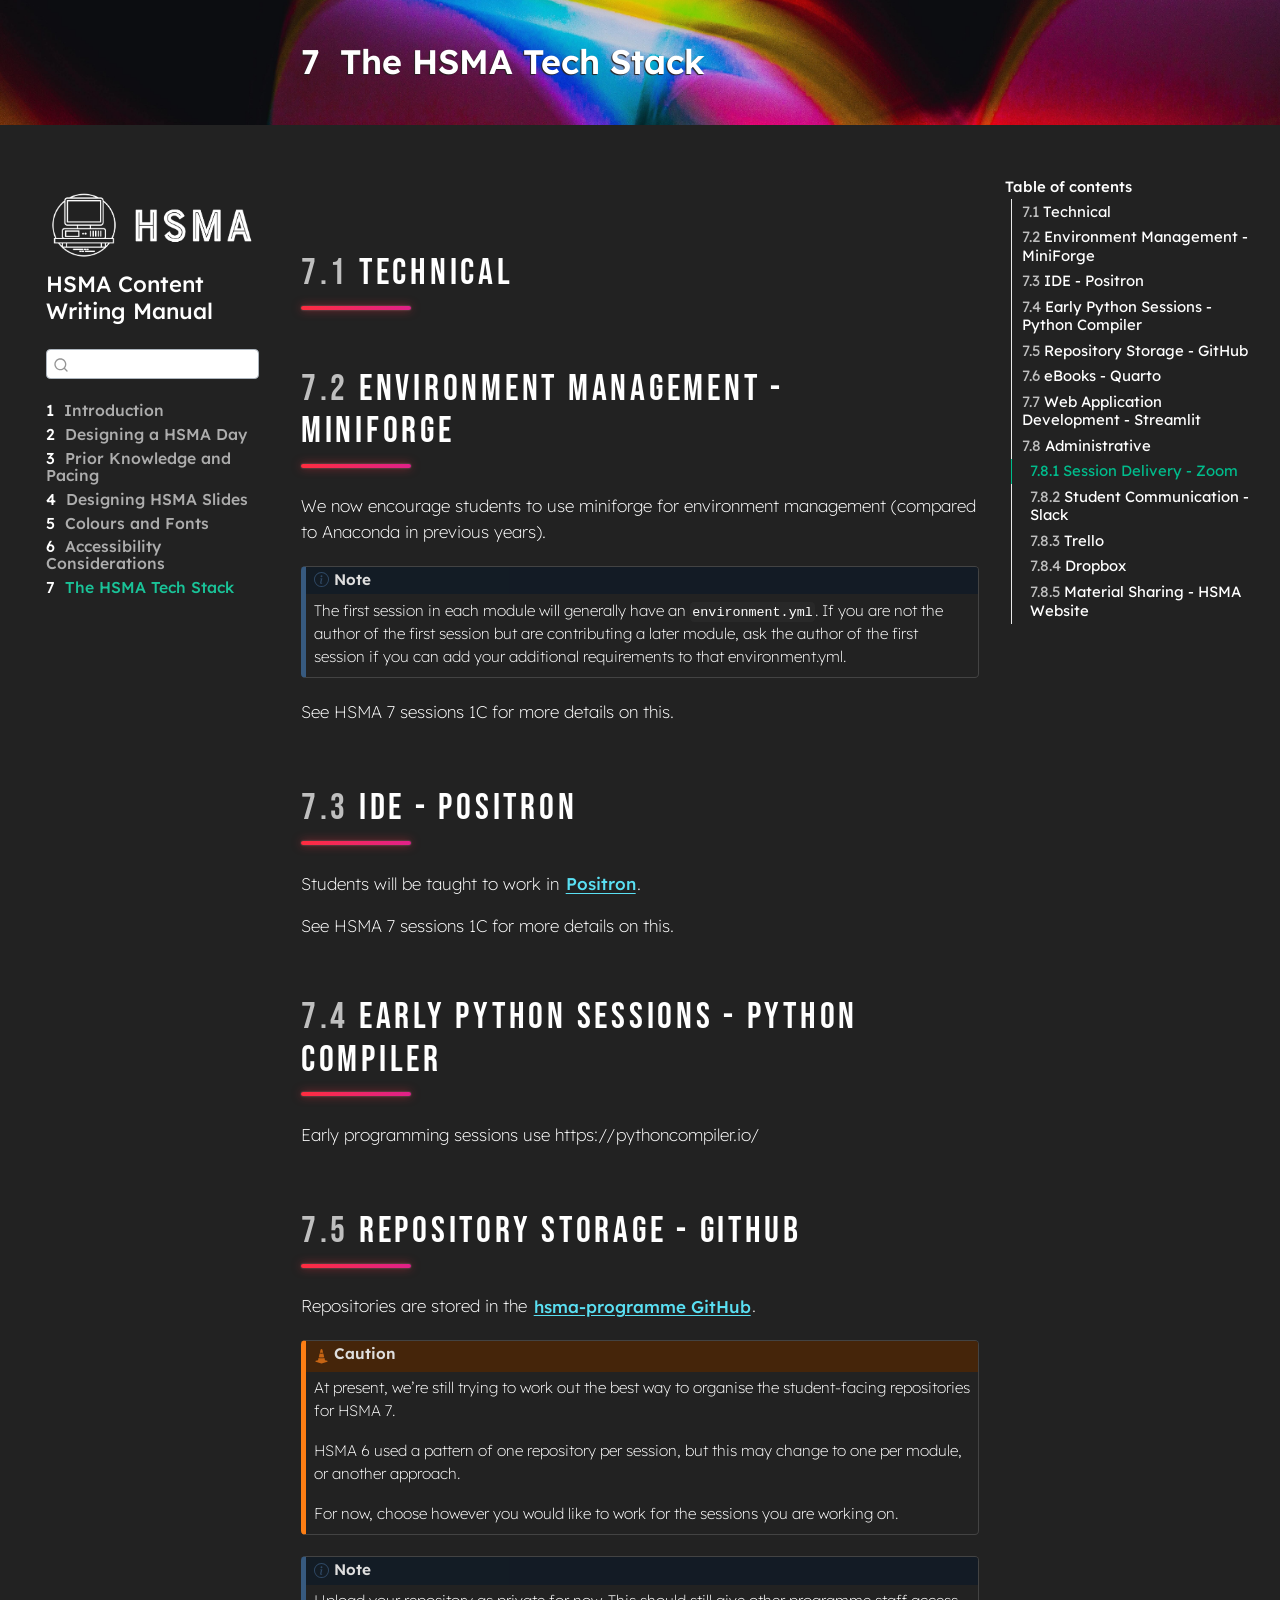
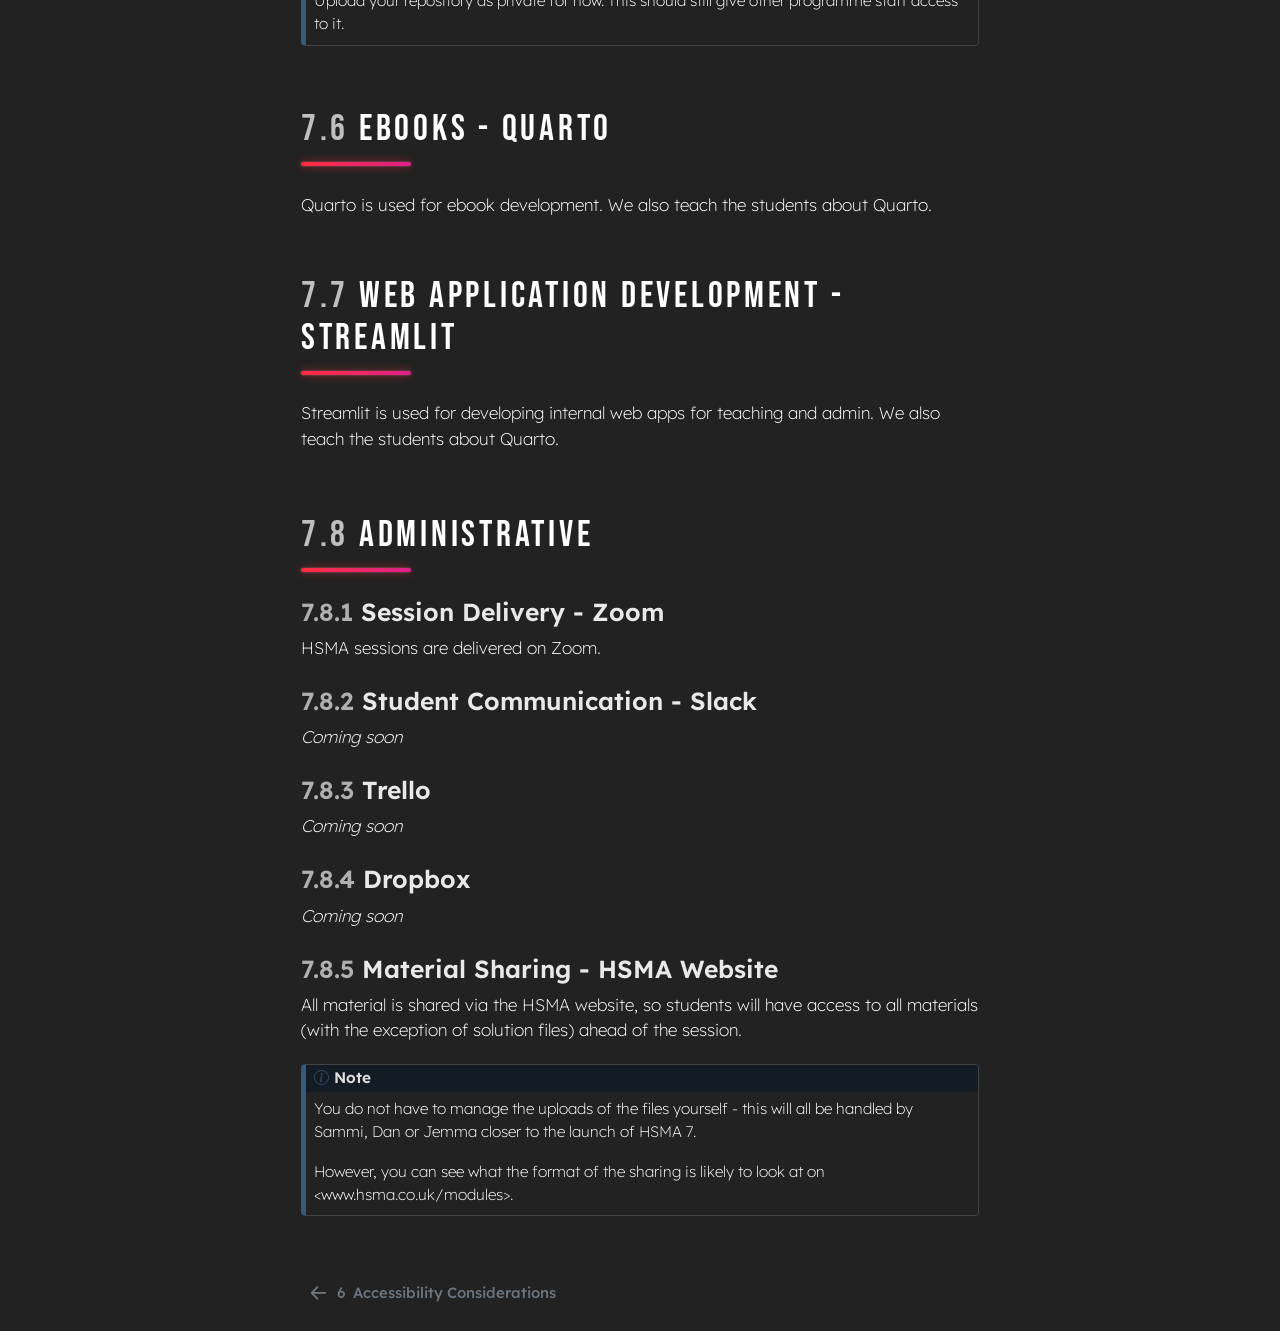
<file: _book/hsma_tech_stack.html>
<!DOCTYPE html>
<html xmlns="http://www.w3.org/1999/xhtml" lang="en" xml:lang="en"><head>

<meta charset="utf-8">
<meta name="generator" content="quarto-1.11.0">

<meta name="viewport" content="width=device-width, initial-scale=1.0, user-scalable=yes">


<title>7&nbsp; The HSMA Tech Stack – HSMA Content Writing Manual</title>
<style>
/* Default styles provided by pandoc.
** See https://pandoc.org/MANUAL.html#variables-for-html for config info.
*/
span.smallcaps{font-variant: small-caps;}
div.columns{display: flex; gap: 1.5em;}
div.column{flex: auto;}
@media screen {
div.columns{gap: min(4vw, 1.5em);}
div.column{overflow-x: auto;}
}
div.hanging-indent{margin-left: 1.5em; text-indent: -1.5em;}
ul.task-list{list-style: none;}
ul.task-list li input[type="checkbox"] {
  width: 0.8em;
  margin: 0 0.8em 0.2em -1em; /* quarto-specific, see https://github.com/quarto-dev/quarto-cli/issues/4556 */ 
  vertical-align: middle;
}
</style>


<script src="site_libs/quarto-nav/quarto-nav.js"></script>
<script src="site_libs/quarto-nav/headroom.min.js"></script>
<script src="site_libs/clipboard/clipboard.min.js"></script>
<script src="site_libs/quarto-search/autocomplete.umd.js"></script>
<script src="site_libs/quarto-search/fuse.min.js"></script>
<script src="site_libs/quarto-search/quarto-search.js"></script>
<meta name="quarto:offset" content="./">
<link href="./accessibility_considerations.html" rel="prev">
<link href="./resources/favicon.png" rel="icon" type="image/png">
<script src="site_libs/quarto-html/quarto.js" type="module"></script>
<script src="site_libs/quarto-html/tabsets/tabsets.js" type="module"></script>
<script src="site_libs/quarto-html/popper.min.js"></script>
<script src="site_libs/quarto-html/tippy.umd.min.js"></script>
<script src="site_libs/quarto-html/anchor.min.js"></script>
<link href="site_libs/quarto-html/tippy.css" rel="stylesheet">
<link href="site_libs/quarto-html/quarto-syntax-highlighting-dark-08b2a7a6d322e0e5f9dcf7a6bb5db38d.css" rel="stylesheet" id="quarto-text-highlighting-styles">
<script src="site_libs/bootstrap/bootstrap.min.js"></script>
<link href="site_libs/bootstrap/bootstrap-icons.css" rel="stylesheet">
<link href="site_libs/bootstrap/bootstrap-14e963e518d1a93001fdd67c8d43a351.min.css" rel="stylesheet" append-hash="true" id="quarto-bootstrap" data-mode="dark">
<script id="quarto-search-options" type="application/json">{
  "location": "sidebar",
  "copy-button": false,
  "collapse-after": 3,
  "panel-placement": "start",
  "type": "textbox",
  "limit": 50,
  "keyboard-shortcut": [
    "f",
    "/",
    "s"
  ],
  "show-item-context": false,
  "language": {
    "search-no-results-text": "No results",
    "search-matching-documents-text": "matching documents",
    "search-copy-link-title": "Copy link to search",
    "search-hide-matches-text": "Hide additional matches",
    "search-more-match-text": "more match in this document",
    "search-more-matches-text": "more matches in this document",
    "search-clear-button-title": "Clear",
    "search-text-placeholder": "",
    "search-detached-cancel-button-title": "Cancel",
    "search-submit-button-title": "Submit",
    "search-label": "Search"
  }
}</script>
<style>

      .quarto-title-block .quarto-title-banner {
        background-image: url(resources/banner.png);
background-size: cover;
      }
</style>


<link rel="stylesheet" href="styles.css">
</head>

<body class="nav-sidebar floating quarto-light">

<div id="quarto-search-results"></div>
  <header id="quarto-header" class="headroom fixed-top quarto-banner">
  <nav class="quarto-secondary-nav">
    <div class="container-fluid d-flex">
      <button type="button" class="quarto-btn-toggle btn" data-bs-toggle="collapse" role="button" data-bs-target=".quarto-sidebar-collapse-item" aria-controls="quarto-sidebar" aria-expanded="false" aria-label="Toggle sidebar navigation" onclick="if (window.quartoToggleHeadroom) { window.quartoToggleHeadroom(); }">
        <i class="bi bi-layout-text-sidebar-reverse"></i>
      </button>
        <nav class="quarto-page-breadcrumbs" aria-label="breadcrumb"><ol class="breadcrumb"><li class="breadcrumb-item"><a href="./hsma_tech_stack.html"><span class="chapter-number">7</span>&nbsp; <span class="chapter-title">The HSMA Tech Stack</span></a></li></ol></nav>
        <a class="flex-grow-1" role="navigation" data-bs-toggle="collapse" data-bs-target=".quarto-sidebar-collapse-item" aria-controls="quarto-sidebar" aria-expanded="false" aria-label="Toggle sidebar navigation" onclick="if (window.quartoToggleHeadroom) { window.quartoToggleHeadroom(); }">      
        </a>
      <button type="button" class="btn quarto-search-button" aria-label="Search" onclick="window.quartoOpenSearch();">
        <i class="bi bi-search"></i>
      </button>
    </div>
  </nav>
</header>
<!-- content -->
<header id="title-block-header" class="quarto-title-block default page-columns page-full">
  <div class="quarto-title-banner page-columns page-full">
    <div class="quarto-title column-body">
      <h1 class="title"><span class="chapter-number">7</span>&nbsp; <span class="chapter-title">The HSMA Tech Stack</span></h1>
                      </div>
  </div>
    
  
  <div class="quarto-title-meta">

      
    
      
    </div>
    
  
  </header><div id="quarto-content" class="quarto-container page-columns page-rows-contents page-layout-article">
<!-- sidebar -->
  <nav id="quarto-sidebar" class="sidebar collapse collapse-horizontal quarto-sidebar-collapse-item sidebar-navigation floating overflow-auto">
    <div class="pt-lg-2 mt-2 text-left sidebar-header sidebar-header-stacked">
      <a href="./index.html" class="sidebar-logo-link">
      <img src="./resources/hsma_logo_white_wide.png" alt="" class="sidebar-logo light-content py-0 d-lg-inline d-none">
      <img src="./resources/hsma_logo_white_wide.png" alt="" class="sidebar-logo dark-content py-0 d-lg-inline d-none">
      </a>
    <div class="sidebar-title mb-0 py-0">
      <a href="./">HSMA Content Writing Manual</a> 
    </div>
      </div>
        <div class="mt-2 flex-shrink-0 align-items-center">
        <div class="sidebar-search">
        <div id="quarto-search" class="" title="Search"></div>
        </div>
        </div>
    <div class="sidebar-menu-container"> 
    <ul class="list-unstyled mt-1">
        <li class="sidebar-item">
  <div class="sidebar-item-container"> 
  <a href="./index.html" class="sidebar-item-text sidebar-link">
 <span class="menu-text"><span class="chapter-number">1</span>&nbsp; <span class="chapter-title">Introduction</span></span></a>
  </div>
</li>
        <li class="sidebar-item">
  <div class="sidebar-item-container"> 
  <a href="./how_an_hsma_day_runs.html" class="sidebar-item-text sidebar-link">
 <span class="menu-text"><span class="chapter-number">2</span>&nbsp; <span class="chapter-title">Designing a HSMA Day</span></span></a>
  </div>
</li>
        <li class="sidebar-item">
  <div class="sidebar-item-container"> 
  <a href="./pacing_and_prior_knowledge.html" class="sidebar-item-text sidebar-link">
 <span class="menu-text"><span class="chapter-number">3</span>&nbsp; <span class="chapter-title">Prior Knowledge and Pacing</span></span></a>
  </div>
</li>
        <li class="sidebar-item">
  <div class="sidebar-item-container"> 
  <a href="./slidecrafting.html" class="sidebar-item-text sidebar-link">
 <span class="menu-text"><span class="chapter-number">4</span>&nbsp; <span class="chapter-title">Designing HSMA Slides</span></span></a>
  </div>
</li>
        <li class="sidebar-item">
  <div class="sidebar-item-container"> 
  <a href="./colour_palette.html" class="sidebar-item-text sidebar-link">
 <span class="menu-text"><span class="chapter-number">5</span>&nbsp; <span class="chapter-title">Colours and Fonts</span></span></a>
  </div>
</li>
        <li class="sidebar-item">
  <div class="sidebar-item-container"> 
  <a href="./accessibility_considerations.html" class="sidebar-item-text sidebar-link">
 <span class="menu-text"><span class="chapter-number">6</span>&nbsp; <span class="chapter-title">Accessibility Considerations</span></span></a>
  </div>
</li>
        <li class="sidebar-item">
  <div class="sidebar-item-container"> 
  <a href="./hsma_tech_stack.html" class="sidebar-item-text sidebar-link active">
 <span class="menu-text"><span class="chapter-number">7</span>&nbsp; <span class="chapter-title">The HSMA Tech Stack</span></span></a>
  </div>
</li>
    </ul>
    </div>
</nav>
<div id="quarto-sidebar-glass" class="quarto-sidebar-collapse-item" data-bs-toggle="collapse" data-bs-target=".quarto-sidebar-collapse-item"></div>
<!-- margin-sidebar -->
    <div id="quarto-margin-sidebar" class="sidebar margin-sidebar">
        <nav id="TOC" role="doc-toc" class="toc-active">
    <h2 id="toc-title">Table of contents</h2>
   
  <ul>
  <li><a href="#technical" id="toc-technical" class="nav-link active" data-scroll-target="#technical"><span class="header-section-number">7.1</span> Technical</a></li>
  <li><a href="#environment-management---miniforge" id="toc-environment-management---miniforge" class="nav-link" data-scroll-target="#environment-management---miniforge"><span class="header-section-number">7.2</span> Environment Management - MiniForge</a></li>
  <li><a href="#ide---positron" id="toc-ide---positron" class="nav-link" data-scroll-target="#ide---positron"><span class="header-section-number">7.3</span> IDE - Positron</a></li>
  <li><a href="#early-python-sessions---python-compiler" id="toc-early-python-sessions---python-compiler" class="nav-link" data-scroll-target="#early-python-sessions---python-compiler"><span class="header-section-number">7.4</span> Early Python Sessions - Python Compiler</a></li>
  <li><a href="#repository-storage---github" id="toc-repository-storage---github" class="nav-link" data-scroll-target="#repository-storage---github"><span class="header-section-number">7.5</span> Repository Storage - GitHub</a></li>
  <li><a href="#ebooks---quarto" id="toc-ebooks---quarto" class="nav-link" data-scroll-target="#ebooks---quarto"><span class="header-section-number">7.6</span> eBooks - Quarto</a></li>
  <li><a href="#web-application-development---streamlit" id="toc-web-application-development---streamlit" class="nav-link" data-scroll-target="#web-application-development---streamlit"><span class="header-section-number">7.7</span> Web Application Development - Streamlit</a></li>
  <li><a href="#administrative" id="toc-administrative" class="nav-link" data-scroll-target="#administrative"><span class="header-section-number">7.8</span> Administrative</a>
  <ul class="collapse">
  <li><a href="#session-delivery---zoom" id="toc-session-delivery---zoom" class="nav-link" data-scroll-target="#session-delivery---zoom"><span class="header-section-number">7.8.1</span> Session Delivery - Zoom</a></li>
  <li><a href="#student-communication---slack" id="toc-student-communication---slack" class="nav-link" data-scroll-target="#student-communication---slack"><span class="header-section-number">7.8.2</span> Student Communication - Slack</a></li>
  <li><a href="#trello" id="toc-trello" class="nav-link" data-scroll-target="#trello"><span class="header-section-number">7.8.3</span> Trello</a></li>
  <li><a href="#dropbox" id="toc-dropbox" class="nav-link" data-scroll-target="#dropbox"><span class="header-section-number">7.8.4</span> Dropbox</a></li>
  <li><a href="#material-sharing---hsma-website" id="toc-material-sharing---hsma-website" class="nav-link" data-scroll-target="#material-sharing---hsma-website"><span class="header-section-number">7.8.5</span> Material Sharing - HSMA Website</a></li>
  </ul></li>
  </ul>
</nav>
    </div>
<!-- main -->
<main class="content quarto-banner-title-block" id="quarto-document-content">





<section id="technical" class="level2" data-number="7.1">
<h2 data-number="7.1" class="anchored" data-anchor-id="technical"><span class="header-section-number">7.1</span> Technical</h2>
</section>
<section id="environment-management---miniforge" class="level2" data-number="7.2">
<h2 data-number="7.2" class="anchored" data-anchor-id="environment-management---miniforge"><span class="header-section-number">7.2</span> Environment Management - MiniForge</h2>
<p>We now encourage students to use miniforge for environment management (compared to Anaconda in previous years).</p>
<div class="callout callout-style-default callout-note callout-titled">
<div class="callout-header d-flex align-content-center">
<div class="callout-icon-container">
<i class="callout-icon"></i>
</div>
<div class="callout-title-container flex-fill">
Note
</div>
</div>
<div class="callout-body-container callout-body">
<p>The first session in each module will generally have an <code>environment.yml</code>. If you are not the author of the first session but are contributing a later module, ask the author of the first session if you can add your additional requirements to that environment.yml.</p>
</div>
</div>
<p>See HSMA 7 sessions 1C for more details on this.</p>
</section>
<section id="ide---positron" class="level2" data-number="7.3">
<h2 data-number="7.3" class="anchored" data-anchor-id="ide---positron"><span class="header-section-number">7.3</span> IDE - Positron</h2>
<p>Students will be taught to work in <a href="https://positron.posit.co/">Positron</a>.</p>
<p>See HSMA 7 sessions 1C for more details on this.</p>
</section>
<section id="early-python-sessions---python-compiler" class="level2" data-number="7.4">
<h2 data-number="7.4" class="anchored" data-anchor-id="early-python-sessions---python-compiler"><span class="header-section-number">7.4</span> Early Python Sessions - Python Compiler</h2>
<p>Early programming sessions use https://pythoncompiler.io/</p>
</section>
<section id="repository-storage---github" class="level2" data-number="7.5">
<h2 data-number="7.5" class="anchored" data-anchor-id="repository-storage---github"><span class="header-section-number">7.5</span> Repository Storage - GitHub</h2>
<p>Repositories are stored in the <a href="https://github.com/hsma-programme">hsma-programme GitHub</a>.</p>
<div class="callout callout-style-default callout-caution callout-titled">
<div class="callout-header d-flex align-content-center">
<div class="callout-icon-container">
<i class="callout-icon"></i>
</div>
<div class="callout-title-container flex-fill">
Caution
</div>
</div>
<div class="callout-body-container callout-body">
<p>At present, we’re still trying to work out the best way to organise the student-facing repositories for HSMA 7.</p>
<p>HSMA 6 used a pattern of one repository per session, but this may change to one per module, or another approach.</p>
<p>For now, choose however you would like to work for the sessions you are working on.</p>
</div>
</div>
<div class="callout callout-style-default callout-note callout-titled">
<div class="callout-header d-flex align-content-center">
<div class="callout-icon-container">
<i class="callout-icon"></i>
</div>
<div class="callout-title-container flex-fill">
Note
</div>
</div>
<div class="callout-body-container callout-body">
<p>Upload your repository as private for now. This should still give other programme staff access to it.</p>
</div>
</div>
</section>
<section id="ebooks---quarto" class="level2" data-number="7.6">
<h2 data-number="7.6" class="anchored" data-anchor-id="ebooks---quarto"><span class="header-section-number">7.6</span> eBooks - Quarto</h2>
<p>Quarto is used for ebook development. We also teach the students about Quarto.</p>
</section>
<section id="web-application-development---streamlit" class="level2" data-number="7.7">
<h2 data-number="7.7" class="anchored" data-anchor-id="web-application-development---streamlit"><span class="header-section-number">7.7</span> Web Application Development - Streamlit</h2>
<p>Streamlit is used for developing internal web apps for teaching and admin. We also teach the students about Quarto.</p>
</section>
<section id="administrative" class="level2" data-number="7.8">
<h2 data-number="7.8" class="anchored" data-anchor-id="administrative"><span class="header-section-number">7.8</span> Administrative</h2>
<section id="session-delivery---zoom" class="level3" data-number="7.8.1">
<h3 data-number="7.8.1" class="anchored" data-anchor-id="session-delivery---zoom"><span class="header-section-number">7.8.1</span> Session Delivery - Zoom</h3>
<p>HSMA sessions are delivered on Zoom.</p>
</section>
<section id="student-communication---slack" class="level3" data-number="7.8.2">
<h3 data-number="7.8.2" class="anchored" data-anchor-id="student-communication---slack"><span class="header-section-number">7.8.2</span> Student Communication - Slack</h3>
<p><em>Coming soon</em></p>
</section>
<section id="trello" class="level3" data-number="7.8.3">
<h3 data-number="7.8.3" class="anchored" data-anchor-id="trello"><span class="header-section-number">7.8.3</span> Trello</h3>
<p><em>Coming soon</em></p>
</section>
<section id="dropbox" class="level3" data-number="7.8.4">
<h3 data-number="7.8.4" class="anchored" data-anchor-id="dropbox"><span class="header-section-number">7.8.4</span> Dropbox</h3>
<p><em>Coming soon</em></p>
</section>
<section id="material-sharing---hsma-website" class="level3" data-number="7.8.5">
<h3 data-number="7.8.5" class="anchored" data-anchor-id="material-sharing---hsma-website"><span class="header-section-number">7.8.5</span> Material Sharing - HSMA Website</h3>
<p>All material is shared via the HSMA website, so students will have access to all materials (with the exception of solution files) ahead of the session.</p>
<div class="callout callout-style-default callout-note callout-titled">
<div class="callout-header d-flex align-content-center">
<div class="callout-icon-container">
<i class="callout-icon"></i>
</div>
<div class="callout-title-container flex-fill">
Note
</div>
</div>
<div class="callout-body-container callout-body">
<p>You do not have to manage the uploads of the files yourself - this will all be handled by Sammi, Dan or Jemma closer to the launch of HSMA 7.</p>
<p>However, you can see what the format of the sharing is likely to look at on &lt;www.hsma.co.uk/modules&gt;.</p>
</div>
</div>


</section>
</section>

</main> <!-- /main -->
<script id="quarto-html-after-body" type="application/javascript">
  window.document.addEventListener("DOMContentLoaded", function (event) {
    const icon = "";
    const anchorJS = new window.AnchorJS();
    anchorJS.options = {
      placement: 'right',
      icon: icon
    };
    anchorJS.add('.anchored');
    const isCodeAnnotation = (el) => {
      for (const clz of el.classList) {
        if (clz.startsWith('code-annotation-')) {                     
          return true;
        }
      }
      return false;
    }
    const onCopySuccess = function(e) {
      // button target
      const button = e.trigger;
      // don't keep focus
      button.blur();
      // flash "checked"
      button.classList.add('code-copy-button-checked');
      var currentTitle = button.getAttribute("title");
      button.setAttribute("title", "Copied!");
      let tooltip;
      if (window.bootstrap) {
        button.setAttribute("data-bs-toggle", "tooltip");
        button.setAttribute("data-bs-placement", "left");
        button.setAttribute("data-bs-title", "Copied!");
        tooltip = new bootstrap.Tooltip(button, 
          { trigger: "manual", 
            customClass: "code-copy-button-tooltip",
            offset: [0, -8]});
        tooltip.show();    
      }
      setTimeout(function() {
        if (tooltip) {
          tooltip.hide();
          button.removeAttribute("data-bs-title");
          button.removeAttribute("data-bs-toggle");
          button.removeAttribute("data-bs-placement");
        }
        button.setAttribute("title", currentTitle);
        button.classList.remove('code-copy-button-checked');
      }, 1000);
      // clear code selection
      e.clearSelection();
    }
    const getTextToCopy = function(trigger) {
      const outerScaffold = trigger.parentElement.cloneNode(true);
      const codeEl = outerScaffold.querySelector('code');
      for (const childEl of codeEl.children) {
        if (isCodeAnnotation(childEl)) {
          childEl.remove();
        }
      }
      return codeEl.innerText;
    }
    const clipboard = new window.ClipboardJS('.code-copy-button:not([data-in-quarto-modal])', {
      text: getTextToCopy
    });
    clipboard.on('success', onCopySuccess);
    if (window.document.getElementById('quarto-embedded-source-code-modal')) {
      const clipboardModal = new window.ClipboardJS('.code-copy-button[data-in-quarto-modal]', {
        text: getTextToCopy,
        container: window.document.getElementById('quarto-embedded-source-code-modal')
      });
      clipboardModal.on('success', onCopySuccess);
    }
      var localhostRegex = new RegExp(/^(?:http|https):\/\/localhost\:?[0-9]*\//);
      var mailtoRegex = new RegExp(/^mailto:/);
        var filterRegex = new RegExp('/' + window.location.host + '/');
      var isInternal = (href) => {
          return filterRegex.test(href) || localhostRegex.test(href) || mailtoRegex.test(href);
      }
      // Inspect non-navigation links and adorn them if external
     var links = window.document.querySelectorAll('a[href]:not(.nav-link):not(.navbar-brand):not(.toc-action):not(.sidebar-link):not(.sidebar-item-toggle):not(.pagination-link):not(.no-external):not([aria-hidden]):not(.dropdown-item):not(.quarto-navigation-tool):not(.about-link)');
      for (var i=0; i<links.length; i++) {
        const link = links[i];
        if (!isInternal(link.href)) {
          // undo the damage that might have been done by quarto-nav.js in the case of
          // links that we want to consider external
          if (link.dataset.originalHref !== undefined) {
            link.href = link.dataset.originalHref;
          }
        }
      }
    function tippyHover(el, contentFn, onTriggerFn, onUntriggerFn) {
      const config = {
        allowHTML: true,
        maxWidth: 500,
        delay: 100,
        arrow: false,
        appendTo: function(el) {
            return el.parentElement;
        },
        interactive: true,
        interactiveBorder: 10,
        theme: 'quarto',
        placement: 'bottom-start',
      };
      if (contentFn) {
        config.content = contentFn;
      }
      if (onTriggerFn) {
        config.onTrigger = onTriggerFn;
      }
      if (onUntriggerFn) {
        config.onUntrigger = onUntriggerFn;
      }
      window.tippy(el, config); 
    }
    const noterefs = window.document.querySelectorAll('a[role="doc-noteref"]');
    for (var i=0; i<noterefs.length; i++) {
      const ref = noterefs[i];
      tippyHover(ref, function() {
        // use id or data attribute instead here
        let href = ref.getAttribute('data-footnote-href') || ref.getAttribute('href');
        try { href = new URL(href).hash; } catch {}
        const id = href.replace(/^#\/?/, "");
        const note = window.document.getElementById(id);
        if (note) {
          return note.innerHTML;
        } else {
          return "";
        }
      });
    }
    const xrefs = window.document.querySelectorAll('a.quarto-xref');
    const processXRef = (id, note) => {
      // Strip column container classes
      const stripColumnClz = (el) => {
        el.classList.remove("page-full", "page-columns");
        if (el.children) {
          for (const child of el.children) {
            stripColumnClz(child);
          }
        }
      }
      stripColumnClz(note)
      if (id === null || id.startsWith('sec-')) {
        // Special case sections, only their first couple elements
        const container = document.createElement("div");
        if (note.children && note.children.length > 2) {
          container.appendChild(note.children[0].cloneNode(true));
          for (let i = 1; i < note.children.length; i++) {
            const child = note.children[i];
            if (child.tagName === "P" && child.innerText === "") {
              continue;
            } else {
              container.appendChild(child.cloneNode(true));
              break;
            }
          }
          if (window.Quarto?.typesetMath) {
            window.Quarto.typesetMath(container);
          }
          return container.innerHTML
        } else {
          if (window.Quarto?.typesetMath) {
            window.Quarto.typesetMath(note);
          }
          return note.innerHTML;
        }
      } else {
        // Remove any anchor links if they are present
        const anchorLink = note.querySelector('a.anchorjs-link');
        if (anchorLink) {
          anchorLink.remove();
        }
        if (window.Quarto?.typesetMath) {
          window.Quarto.typesetMath(note);
        }
        if (note.classList.contains("callout")) {
          return note.outerHTML;
        } else {
          return note.innerHTML;
        }
      }
    }
    for (var i=0; i<xrefs.length; i++) {
      const xref = xrefs[i];
      tippyHover(xref, undefined, function(instance) {
        instance.disable();
        let url = xref.getAttribute('href');
        let hash = undefined; 
        if (url.startsWith('#')) {
          hash = url;
        } else {
          try { hash = new URL(url).hash; } catch {}
        }
        if (hash) {
          const id = hash.replace(/^#\/?/, "");
          const note = window.document.getElementById(id);
          if (note !== null) {
            try {
              const html = processXRef(id, note.cloneNode(true));
              instance.setContent(html);
            } finally {
              instance.enable();
              instance.show();
            }
          } else {
            // See if we can fetch this
            fetch(url.split('#')[0])
            .then(res => res.text())
            .then(html => {
              const parser = new DOMParser();
              const htmlDoc = parser.parseFromString(html, "text/html");
              const note = htmlDoc.getElementById(id);
              if (note !== null) {
                const html = processXRef(id, note);
                instance.setContent(html);
              } 
            }).finally(() => {
              instance.enable();
              instance.show();
            });
          }
        } else {
          // See if we can fetch a full url (with no hash to target)
          // This is a special case and we should probably do some content thinning / targeting
          fetch(url)
          .then(res => res.text())
          .then(html => {
            const parser = new DOMParser();
            const htmlDoc = parser.parseFromString(html, "text/html");
            const note = htmlDoc.querySelector('main.content');
            if (note !== null) {
              // This should only happen for chapter cross references
              // (since there is no id in the URL)
              // remove the first header
              if (note.children.length > 0 && note.children[0].tagName === "HEADER") {
                note.children[0].remove();
              }
              const html = processXRef(null, note);
              instance.setContent(html);
            } 
          }).finally(() => {
            instance.enable();
            instance.show();
          });
        }
      }, function(instance) {
      });
    }
        let selectedAnnoteEl;
        const selectorForAnnotation = ( cell, annotation) => {
          let cellAttr = 'data-code-cell="' + cell + '"';
          let lineAttr = 'data-code-annotation="' +  annotation + '"';
          const selector = 'span[' + cellAttr + '][' + lineAttr + ']';
          return selector;
        }
        const selectCodeLines = (annoteEl) => {
          const doc = window.document;
          const targetCell = annoteEl.getAttribute("data-target-cell");
          const targetAnnotation = annoteEl.getAttribute("data-target-annotation");
          const annoteSpan = window.document.querySelector(selectorForAnnotation(targetCell, targetAnnotation));
          const lines = annoteSpan.getAttribute("data-code-lines").split(",");
          const lineIds = lines.map((line) => {
            return targetCell + "-" + line;
          })
          let top = null;
          let height = null;
          let parent = null;
          if (lineIds.length > 0) {
              //compute the position of the single el (top and bottom and make a div)
              const el = window.document.getElementById(lineIds[0]);
              top = el.offsetTop;
              height = el.offsetHeight;
              parent = el.parentElement.parentElement;
            if (lineIds.length > 1) {
              const lastEl = window.document.getElementById(lineIds[lineIds.length - 1]);
              const bottom = lastEl.offsetTop + lastEl.offsetHeight;
              height = bottom - top;
            }
            if (top !== null && height !== null && parent !== null) {
              // cook up a div (if necessary) and position it 
              let div = window.document.getElementById("code-annotation-line-highlight");
              if (div === null) {
                div = window.document.createElement("div");
                div.setAttribute("id", "code-annotation-line-highlight");
                div.style.position = 'absolute';
                parent.appendChild(div);
              }
              div.style.top = top - 2 + "px";
              div.style.height = height + 4 + "px";
              div.style.left = 0;
              let gutterDiv = window.document.getElementById("code-annotation-line-highlight-gutter");
              if (gutterDiv === null) {
                gutterDiv = window.document.createElement("div");
                gutterDiv.setAttribute("id", "code-annotation-line-highlight-gutter");
                gutterDiv.style.position = 'absolute';
                const codeCell = window.document.getElementById(targetCell);
                const gutter = codeCell.querySelector('.code-annotation-gutter');
                gutter.appendChild(gutterDiv);
              }
              gutterDiv.style.top = top - 2 + "px";
              gutterDiv.style.height = height + 4 + "px";
            }
            selectedAnnoteEl = annoteEl;
          }
        };
        const unselectCodeLines = () => {
          const elementsIds = ["code-annotation-line-highlight", "code-annotation-line-highlight-gutter"];
          elementsIds.forEach((elId) => {
            const div = window.document.getElementById(elId);
            if (div) {
              div.remove();
            }
          });
          selectedAnnoteEl = undefined;
        };
          // Handle positioning of the toggle
      window.addEventListener(
        "resize",
        throttle(() => {
          elRect = undefined;
          if (selectedAnnoteEl) {
            selectCodeLines(selectedAnnoteEl);
          }
        }, 10)
      );
      function throttle(fn, ms) {
      let throttle = false;
      let timer;
        return (...args) => {
          if(!throttle) { // first call gets through
              fn.apply(this, args);
              throttle = true;
          } else { // all the others get throttled
              if(timer) clearTimeout(timer); // cancel #2
              timer = setTimeout(() => {
                fn.apply(this, args);
                timer = throttle = false;
              }, ms);
          }
        };
      }
        // Attach click handler to the DT
        const annoteDls = window.document.querySelectorAll('dt[data-target-cell]');
        for (const annoteDlNode of annoteDls) {
          annoteDlNode.addEventListener('click', (event) => {
            const clickedEl = event.target;
            if (clickedEl !== selectedAnnoteEl) {
              unselectCodeLines();
              const activeEl = window.document.querySelector('dt[data-target-cell].code-annotation-active');
              if (activeEl) {
                activeEl.classList.remove('code-annotation-active');
              }
              selectCodeLines(clickedEl);
              clickedEl.classList.add('code-annotation-active');
            } else {
              // Unselect the line
              unselectCodeLines();
              clickedEl.classList.remove('code-annotation-active');
            }
          });
        }
    const findCites = (el) => {
      const parentEl = el.parentElement;
      if (parentEl) {
        const cites = parentEl.dataset.cites;
        if (cites) {
          return {
            el,
            cites: cites.split(' ')
          };
        } else {
          return findCites(el.parentElement)
        }
      } else {
        return undefined;
      }
    };
    var bibliorefs = window.document.querySelectorAll('a[role="doc-biblioref"]');
    for (var i=0; i<bibliorefs.length; i++) {
      const ref = bibliorefs[i];
      const citeInfo = findCites(ref);
      if (citeInfo) {
        tippyHover(citeInfo.el, function() {
          var popup = window.document.createElement('div');
          citeInfo.cites.forEach(function(cite) {
            var citeDiv = window.document.createElement('div');
            citeDiv.classList.add('hanging-indent');
            citeDiv.classList.add('csl-entry');
            var biblioDiv = window.document.getElementById('ref-' + cite);
            if (biblioDiv) {
              citeDiv.innerHTML = biblioDiv.innerHTML;
            }
            popup.appendChild(citeDiv);
          });
          return popup.innerHTML;
        });
      }
    }
  });
  </script>
<nav class="page-navigation">
  <div class="nav-page nav-page-previous">
      <a href="./accessibility_considerations.html" class="pagination-link" aria-label="Accessibility Considerations">
        <i class="bi bi-arrow-left-short"></i> <span class="nav-page-text"><span class="chapter-number">6</span>&nbsp; <span class="chapter-title">Accessibility Considerations</span></span>
      </a>          
  </div>
  <div class="nav-page nav-page-next">
  </div>
</nav>
</div> <!-- /content -->




</body></html>
</file>
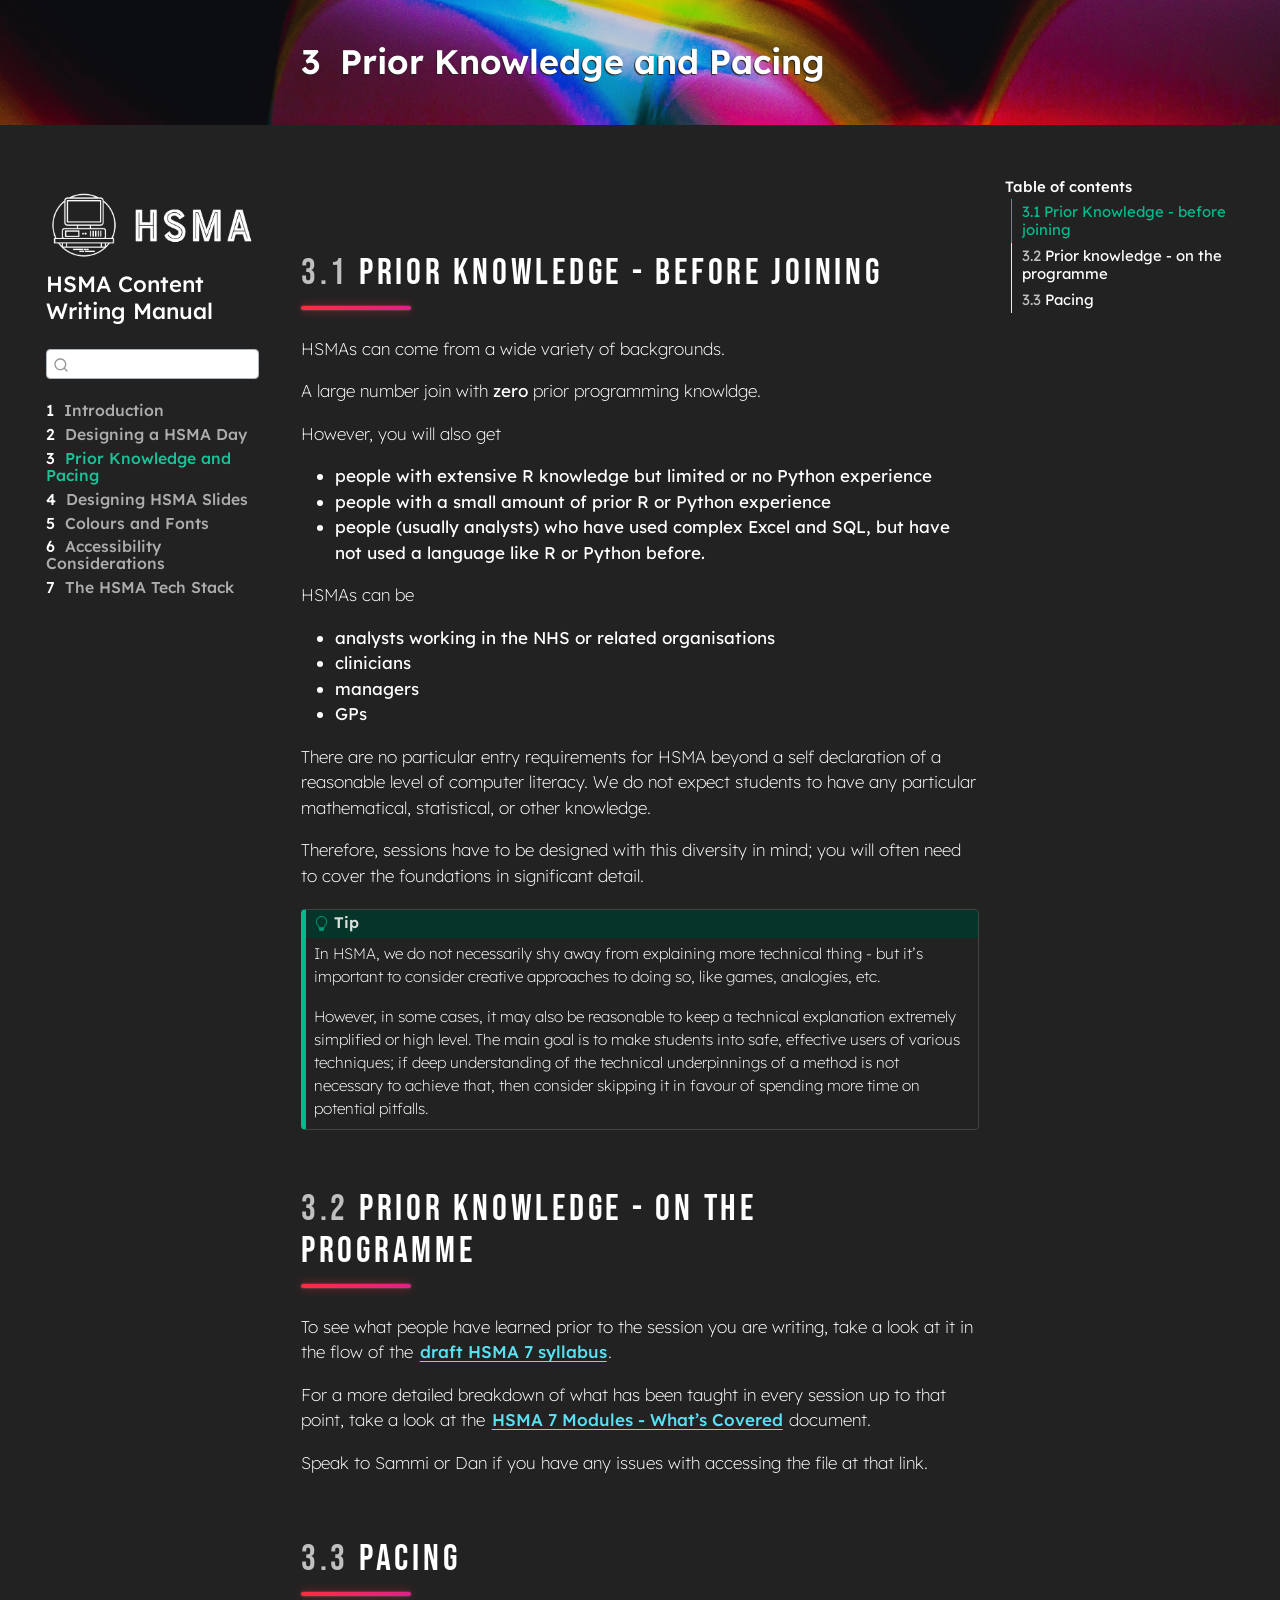
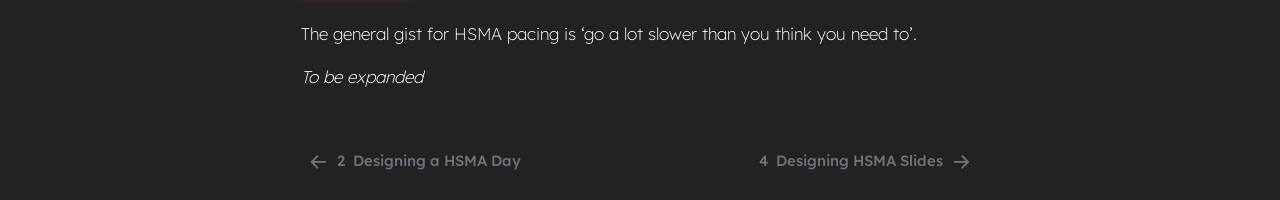
<file: _book/pacing_and_prior_knowledge.html>
<!DOCTYPE html>
<html xmlns="http://www.w3.org/1999/xhtml" lang="en" xml:lang="en"><head>

<meta charset="utf-8">
<meta name="generator" content="quarto-1.11.0">

<meta name="viewport" content="width=device-width, initial-scale=1.0, user-scalable=yes">


<title>3&nbsp; Prior Knowledge and Pacing – HSMA Content Writing Manual</title>
<style>
/* Default styles provided by pandoc.
** See https://pandoc.org/MANUAL.html#variables-for-html for config info.
*/
span.smallcaps{font-variant: small-caps;}
div.columns{display: flex; gap: 1.5em;}
div.column{flex: auto;}
@media screen {
div.columns{gap: min(4vw, 1.5em);}
div.column{overflow-x: auto;}
}
div.hanging-indent{margin-left: 1.5em; text-indent: -1.5em;}
ul.task-list{list-style: none;}
ul.task-list li input[type="checkbox"] {
  width: 0.8em;
  margin: 0 0.8em 0.2em -1em; /* quarto-specific, see https://github.com/quarto-dev/quarto-cli/issues/4556 */ 
  vertical-align: middle;
}
</style>


<script src="site_libs/quarto-nav/quarto-nav.js"></script>
<script src="site_libs/quarto-nav/headroom.min.js"></script>
<script src="site_libs/clipboard/clipboard.min.js"></script>
<script src="site_libs/quarto-search/autocomplete.umd.js"></script>
<script src="site_libs/quarto-search/fuse.min.js"></script>
<script src="site_libs/quarto-search/quarto-search.js"></script>
<meta name="quarto:offset" content="./">
<link href="./slidecrafting.html" rel="next">
<link href="./how_an_hsma_day_runs.html" rel="prev">
<link href="./resources/favicon.png" rel="icon" type="image/png">
<script src="site_libs/quarto-html/quarto.js" type="module"></script>
<script src="site_libs/quarto-html/tabsets/tabsets.js" type="module"></script>
<script src="site_libs/quarto-html/popper.min.js"></script>
<script src="site_libs/quarto-html/tippy.umd.min.js"></script>
<script src="site_libs/quarto-html/anchor.min.js"></script>
<link href="site_libs/quarto-html/tippy.css" rel="stylesheet">
<link href="site_libs/quarto-html/quarto-syntax-highlighting-dark-08b2a7a6d322e0e5f9dcf7a6bb5db38d.css" rel="stylesheet" id="quarto-text-highlighting-styles">
<script src="site_libs/bootstrap/bootstrap.min.js"></script>
<link href="site_libs/bootstrap/bootstrap-icons.css" rel="stylesheet">
<link href="site_libs/bootstrap/bootstrap-14e963e518d1a93001fdd67c8d43a351.min.css" rel="stylesheet" append-hash="true" id="quarto-bootstrap" data-mode="dark">
<script id="quarto-search-options" type="application/json">{
  "location": "sidebar",
  "copy-button": false,
  "collapse-after": 3,
  "panel-placement": "start",
  "type": "textbox",
  "limit": 50,
  "keyboard-shortcut": [
    "f",
    "/",
    "s"
  ],
  "show-item-context": false,
  "language": {
    "search-no-results-text": "No results",
    "search-matching-documents-text": "matching documents",
    "search-copy-link-title": "Copy link to search",
    "search-hide-matches-text": "Hide additional matches",
    "search-more-match-text": "more match in this document",
    "search-more-matches-text": "more matches in this document",
    "search-clear-button-title": "Clear",
    "search-text-placeholder": "",
    "search-detached-cancel-button-title": "Cancel",
    "search-submit-button-title": "Submit",
    "search-label": "Search"
  }
}</script>
<style>

      .quarto-title-block .quarto-title-banner {
        background-image: url(resources/banner.png);
background-size: cover;
      }
</style>


<link rel="stylesheet" href="styles.css">
</head>

<body class="nav-sidebar floating quarto-light">

<div id="quarto-search-results"></div>
  <header id="quarto-header" class="headroom fixed-top quarto-banner">
  <nav class="quarto-secondary-nav">
    <div class="container-fluid d-flex">
      <button type="button" class="quarto-btn-toggle btn" data-bs-toggle="collapse" role="button" data-bs-target=".quarto-sidebar-collapse-item" aria-controls="quarto-sidebar" aria-expanded="false" aria-label="Toggle sidebar navigation" onclick="if (window.quartoToggleHeadroom) { window.quartoToggleHeadroom(); }">
        <i class="bi bi-layout-text-sidebar-reverse"></i>
      </button>
        <nav class="quarto-page-breadcrumbs" aria-label="breadcrumb"><ol class="breadcrumb"><li class="breadcrumb-item"><a href="./pacing_and_prior_knowledge.html"><span class="chapter-number">3</span>&nbsp; <span class="chapter-title">Prior Knowledge and Pacing</span></a></li></ol></nav>
        <a class="flex-grow-1" role="navigation" data-bs-toggle="collapse" data-bs-target=".quarto-sidebar-collapse-item" aria-controls="quarto-sidebar" aria-expanded="false" aria-label="Toggle sidebar navigation" onclick="if (window.quartoToggleHeadroom) { window.quartoToggleHeadroom(); }">      
        </a>
      <button type="button" class="btn quarto-search-button" aria-label="Search" onclick="window.quartoOpenSearch();">
        <i class="bi bi-search"></i>
      </button>
    </div>
  </nav>
</header>
<!-- content -->
<header id="title-block-header" class="quarto-title-block default page-columns page-full">
  <div class="quarto-title-banner page-columns page-full">
    <div class="quarto-title column-body">
      <h1 class="title"><span class="chapter-number">3</span>&nbsp; <span class="chapter-title">Prior Knowledge and Pacing</span></h1>
                      </div>
  </div>
    
  
  <div class="quarto-title-meta">

      
    
      
    </div>
    
  
  </header><div id="quarto-content" class="quarto-container page-columns page-rows-contents page-layout-article">
<!-- sidebar -->
  <nav id="quarto-sidebar" class="sidebar collapse collapse-horizontal quarto-sidebar-collapse-item sidebar-navigation floating overflow-auto">
    <div class="pt-lg-2 mt-2 text-left sidebar-header sidebar-header-stacked">
      <a href="./index.html" class="sidebar-logo-link">
      <img src="./resources/hsma_logo_white_wide.png" alt="" class="sidebar-logo light-content py-0 d-lg-inline d-none">
      <img src="./resources/hsma_logo_white_wide.png" alt="" class="sidebar-logo dark-content py-0 d-lg-inline d-none">
      </a>
    <div class="sidebar-title mb-0 py-0">
      <a href="./">HSMA Content Writing Manual</a> 
    </div>
      </div>
        <div class="mt-2 flex-shrink-0 align-items-center">
        <div class="sidebar-search">
        <div id="quarto-search" class="" title="Search"></div>
        </div>
        </div>
    <div class="sidebar-menu-container"> 
    <ul class="list-unstyled mt-1">
        <li class="sidebar-item">
  <div class="sidebar-item-container"> 
  <a href="./index.html" class="sidebar-item-text sidebar-link">
 <span class="menu-text"><span class="chapter-number">1</span>&nbsp; <span class="chapter-title">Introduction</span></span></a>
  </div>
</li>
        <li class="sidebar-item">
  <div class="sidebar-item-container"> 
  <a href="./how_an_hsma_day_runs.html" class="sidebar-item-text sidebar-link">
 <span class="menu-text"><span class="chapter-number">2</span>&nbsp; <span class="chapter-title">Designing a HSMA Day</span></span></a>
  </div>
</li>
        <li class="sidebar-item">
  <div class="sidebar-item-container"> 
  <a href="./pacing_and_prior_knowledge.html" class="sidebar-item-text sidebar-link active">
 <span class="menu-text"><span class="chapter-number">3</span>&nbsp; <span class="chapter-title">Prior Knowledge and Pacing</span></span></a>
  </div>
</li>
        <li class="sidebar-item">
  <div class="sidebar-item-container"> 
  <a href="./slidecrafting.html" class="sidebar-item-text sidebar-link">
 <span class="menu-text"><span class="chapter-number">4</span>&nbsp; <span class="chapter-title">Designing HSMA Slides</span></span></a>
  </div>
</li>
        <li class="sidebar-item">
  <div class="sidebar-item-container"> 
  <a href="./colour_palette.html" class="sidebar-item-text sidebar-link">
 <span class="menu-text"><span class="chapter-number">5</span>&nbsp; <span class="chapter-title">Colours and Fonts</span></span></a>
  </div>
</li>
        <li class="sidebar-item">
  <div class="sidebar-item-container"> 
  <a href="./accessibility_considerations.html" class="sidebar-item-text sidebar-link">
 <span class="menu-text"><span class="chapter-number">6</span>&nbsp; <span class="chapter-title">Accessibility Considerations</span></span></a>
  </div>
</li>
        <li class="sidebar-item">
  <div class="sidebar-item-container"> 
  <a href="./hsma_tech_stack.html" class="sidebar-item-text sidebar-link">
 <span class="menu-text"><span class="chapter-number">7</span>&nbsp; <span class="chapter-title">The HSMA Tech Stack</span></span></a>
  </div>
</li>
    </ul>
    </div>
</nav>
<div id="quarto-sidebar-glass" class="quarto-sidebar-collapse-item" data-bs-toggle="collapse" data-bs-target=".quarto-sidebar-collapse-item"></div>
<!-- margin-sidebar -->
    <div id="quarto-margin-sidebar" class="sidebar margin-sidebar">
        <nav id="TOC" role="doc-toc" class="toc-active">
    <h2 id="toc-title">Table of contents</h2>
   
  <ul>
  <li><a href="#prior-knowledge---before-joining" id="toc-prior-knowledge---before-joining" class="nav-link active" data-scroll-target="#prior-knowledge---before-joining"><span class="header-section-number">3.1</span> Prior Knowledge - before joining</a></li>
  <li><a href="#prior-knowledge---on-the-programme" id="toc-prior-knowledge---on-the-programme" class="nav-link" data-scroll-target="#prior-knowledge---on-the-programme"><span class="header-section-number">3.2</span> Prior knowledge - on the programme</a></li>
  <li><a href="#pacing" id="toc-pacing" class="nav-link" data-scroll-target="#pacing"><span class="header-section-number">3.3</span> Pacing</a></li>
  </ul>
</nav>
    </div>
<!-- main -->
<main class="content quarto-banner-title-block" id="quarto-document-content">





<section id="prior-knowledge---before-joining" class="level2" data-number="3.1">
<h2 data-number="3.1" class="anchored" data-anchor-id="prior-knowledge---before-joining"><span class="header-section-number">3.1</span> Prior Knowledge - before joining</h2>
<p>HSMAs can come from a wide variety of backgrounds.</p>
<p>A large number join with <strong>zero</strong> prior programming knowldge.</p>
<p>However, you will also get</p>
<ul>
<li>people with extensive R knowledge but limited or no Python experience</li>
<li>people with a small amount of prior R or Python experience</li>
<li>people (usually analysts) who have used complex Excel and SQL, but have not used a language like R or Python before.</li>
</ul>
<p>HSMAs can be</p>
<ul>
<li>analysts working in the NHS or related organisations</li>
<li>clinicians</li>
<li>managers</li>
<li>GPs</li>
</ul>
<p>There are no particular entry requirements for HSMA beyond a self declaration of a reasonable level of computer literacy. We do not expect students to have any particular mathematical, statistical, or other knowledge.</p>
<p>Therefore, sessions have to be designed with this diversity in mind; you will often need to cover the foundations in significant detail.</p>
<div class="callout callout-style-default callout-tip callout-titled">
<div class="callout-header d-flex align-content-center">
<div class="callout-icon-container">
<i class="callout-icon"></i>
</div>
<div class="callout-title-container flex-fill">
Tip
</div>
</div>
<div class="callout-body-container callout-body">
<p>In HSMA, we do not necessarily shy away from explaining more technical thing - but it’s important to consider creative approaches to doing so, like games, analogies, etc.</p>
<p>However, in some cases, it may also be reasonable to keep a technical explanation extremely simplified or high level. The main goal is to make students into safe, effective users of various techniques; if deep understanding of the technical underpinnings of a method is not necessary to achieve that, then consider skipping it in favour of spending more time on potential pitfalls.</p>
</div>
</div>
</section>
<section id="prior-knowledge---on-the-programme" class="level2" data-number="3.2">
<h2 data-number="3.2" class="anchored" data-anchor-id="prior-knowledge---on-the-programme"><span class="header-section-number">3.2</span> Prior knowledge - on the programme</h2>
<p>To see what people have learned prior to the session you are writing, take a look at it in the flow of the <a href="https://docs.google.com/spreadsheets/d/1k14aCL4ON5AFZ9hlGZOcLwkemSYUcZlfyF-tDH3zUQw/edit?usp=sharing">draft HSMA 7 syllabus</a>.</p>
<p>For a more detailed breakdown of what has been taught in every session up to that point, take a look at the <a href="https://docs.google.com/document/d/1tciVsdtEZvKJd_uoWP-TU1gml8XdRzCvVU1drZMfLdk/edit?usp=sharing">HSMA 7 Modules - What’s Covered</a> document.</p>
<p>Speak to Sammi or Dan if you have any issues with accessing the file at that link.</p>
</section>
<section id="pacing" class="level2" data-number="3.3">
<h2 data-number="3.3" class="anchored" data-anchor-id="pacing"><span class="header-section-number">3.3</span> Pacing</h2>
<p>The general gist for HSMA pacing is ‘go a lot slower than you think you need to’.</p>
<p><em>To be expanded</em></p>


</section>

</main> <!-- /main -->
<script id="quarto-html-after-body" type="application/javascript">
  window.document.addEventListener("DOMContentLoaded", function (event) {
    const icon = "";
    const anchorJS = new window.AnchorJS();
    anchorJS.options = {
      placement: 'right',
      icon: icon
    };
    anchorJS.add('.anchored');
    const isCodeAnnotation = (el) => {
      for (const clz of el.classList) {
        if (clz.startsWith('code-annotation-')) {                     
          return true;
        }
      }
      return false;
    }
    const onCopySuccess = function(e) {
      // button target
      const button = e.trigger;
      // don't keep focus
      button.blur();
      // flash "checked"
      button.classList.add('code-copy-button-checked');
      var currentTitle = button.getAttribute("title");
      button.setAttribute("title", "Copied!");
      let tooltip;
      if (window.bootstrap) {
        button.setAttribute("data-bs-toggle", "tooltip");
        button.setAttribute("data-bs-placement", "left");
        button.setAttribute("data-bs-title", "Copied!");
        tooltip = new bootstrap.Tooltip(button, 
          { trigger: "manual", 
            customClass: "code-copy-button-tooltip",
            offset: [0, -8]});
        tooltip.show();    
      }
      setTimeout(function() {
        if (tooltip) {
          tooltip.hide();
          button.removeAttribute("data-bs-title");
          button.removeAttribute("data-bs-toggle");
          button.removeAttribute("data-bs-placement");
        }
        button.setAttribute("title", currentTitle);
        button.classList.remove('code-copy-button-checked');
      }, 1000);
      // clear code selection
      e.clearSelection();
    }
    const getTextToCopy = function(trigger) {
      const outerScaffold = trigger.parentElement.cloneNode(true);
      const codeEl = outerScaffold.querySelector('code');
      for (const childEl of codeEl.children) {
        if (isCodeAnnotation(childEl)) {
          childEl.remove();
        }
      }
      return codeEl.innerText;
    }
    const clipboard = new window.ClipboardJS('.code-copy-button:not([data-in-quarto-modal])', {
      text: getTextToCopy
    });
    clipboard.on('success', onCopySuccess);
    if (window.document.getElementById('quarto-embedded-source-code-modal')) {
      const clipboardModal = new window.ClipboardJS('.code-copy-button[data-in-quarto-modal]', {
        text: getTextToCopy,
        container: window.document.getElementById('quarto-embedded-source-code-modal')
      });
      clipboardModal.on('success', onCopySuccess);
    }
      var localhostRegex = new RegExp(/^(?:http|https):\/\/localhost\:?[0-9]*\//);
      var mailtoRegex = new RegExp(/^mailto:/);
        var filterRegex = new RegExp('/' + window.location.host + '/');
      var isInternal = (href) => {
          return filterRegex.test(href) || localhostRegex.test(href) || mailtoRegex.test(href);
      }
      // Inspect non-navigation links and adorn them if external
     var links = window.document.querySelectorAll('a[href]:not(.nav-link):not(.navbar-brand):not(.toc-action):not(.sidebar-link):not(.sidebar-item-toggle):not(.pagination-link):not(.no-external):not([aria-hidden]):not(.dropdown-item):not(.quarto-navigation-tool):not(.about-link)');
      for (var i=0; i<links.length; i++) {
        const link = links[i];
        if (!isInternal(link.href)) {
          // undo the damage that might have been done by quarto-nav.js in the case of
          // links that we want to consider external
          if (link.dataset.originalHref !== undefined) {
            link.href = link.dataset.originalHref;
          }
        }
      }
    function tippyHover(el, contentFn, onTriggerFn, onUntriggerFn) {
      const config = {
        allowHTML: true,
        maxWidth: 500,
        delay: 100,
        arrow: false,
        appendTo: function(el) {
            return el.parentElement;
        },
        interactive: true,
        interactiveBorder: 10,
        theme: 'quarto',
        placement: 'bottom-start',
      };
      if (contentFn) {
        config.content = contentFn;
      }
      if (onTriggerFn) {
        config.onTrigger = onTriggerFn;
      }
      if (onUntriggerFn) {
        config.onUntrigger = onUntriggerFn;
      }
      window.tippy(el, config); 
    }
    const noterefs = window.document.querySelectorAll('a[role="doc-noteref"]');
    for (var i=0; i<noterefs.length; i++) {
      const ref = noterefs[i];
      tippyHover(ref, function() {
        // use id or data attribute instead here
        let href = ref.getAttribute('data-footnote-href') || ref.getAttribute('href');
        try { href = new URL(href).hash; } catch {}
        const id = href.replace(/^#\/?/, "");
        const note = window.document.getElementById(id);
        if (note) {
          return note.innerHTML;
        } else {
          return "";
        }
      });
    }
    const xrefs = window.document.querySelectorAll('a.quarto-xref');
    const processXRef = (id, note) => {
      // Strip column container classes
      const stripColumnClz = (el) => {
        el.classList.remove("page-full", "page-columns");
        if (el.children) {
          for (const child of el.children) {
            stripColumnClz(child);
          }
        }
      }
      stripColumnClz(note)
      if (id === null || id.startsWith('sec-')) {
        // Special case sections, only their first couple elements
        const container = document.createElement("div");
        if (note.children && note.children.length > 2) {
          container.appendChild(note.children[0].cloneNode(true));
          for (let i = 1; i < note.children.length; i++) {
            const child = note.children[i];
            if (child.tagName === "P" && child.innerText === "") {
              continue;
            } else {
              container.appendChild(child.cloneNode(true));
              break;
            }
          }
          if (window.Quarto?.typesetMath) {
            window.Quarto.typesetMath(container);
          }
          return container.innerHTML
        } else {
          if (window.Quarto?.typesetMath) {
            window.Quarto.typesetMath(note);
          }
          return note.innerHTML;
        }
      } else {
        // Remove any anchor links if they are present
        const anchorLink = note.querySelector('a.anchorjs-link');
        if (anchorLink) {
          anchorLink.remove();
        }
        if (window.Quarto?.typesetMath) {
          window.Quarto.typesetMath(note);
        }
        if (note.classList.contains("callout")) {
          return note.outerHTML;
        } else {
          return note.innerHTML;
        }
      }
    }
    for (var i=0; i<xrefs.length; i++) {
      const xref = xrefs[i];
      tippyHover(xref, undefined, function(instance) {
        instance.disable();
        let url = xref.getAttribute('href');
        let hash = undefined; 
        if (url.startsWith('#')) {
          hash = url;
        } else {
          try { hash = new URL(url).hash; } catch {}
        }
        if (hash) {
          const id = hash.replace(/^#\/?/, "");
          const note = window.document.getElementById(id);
          if (note !== null) {
            try {
              const html = processXRef(id, note.cloneNode(true));
              instance.setContent(html);
            } finally {
              instance.enable();
              instance.show();
            }
          } else {
            // See if we can fetch this
            fetch(url.split('#')[0])
            .then(res => res.text())
            .then(html => {
              const parser = new DOMParser();
              const htmlDoc = parser.parseFromString(html, "text/html");
              const note = htmlDoc.getElementById(id);
              if (note !== null) {
                const html = processXRef(id, note);
                instance.setContent(html);
              } 
            }).finally(() => {
              instance.enable();
              instance.show();
            });
          }
        } else {
          // See if we can fetch a full url (with no hash to target)
          // This is a special case and we should probably do some content thinning / targeting
          fetch(url)
          .then(res => res.text())
          .then(html => {
            const parser = new DOMParser();
            const htmlDoc = parser.parseFromString(html, "text/html");
            const note = htmlDoc.querySelector('main.content');
            if (note !== null) {
              // This should only happen for chapter cross references
              // (since there is no id in the URL)
              // remove the first header
              if (note.children.length > 0 && note.children[0].tagName === "HEADER") {
                note.children[0].remove();
              }
              const html = processXRef(null, note);
              instance.setContent(html);
            } 
          }).finally(() => {
            instance.enable();
            instance.show();
          });
        }
      }, function(instance) {
      });
    }
        let selectedAnnoteEl;
        const selectorForAnnotation = ( cell, annotation) => {
          let cellAttr = 'data-code-cell="' + cell + '"';
          let lineAttr = 'data-code-annotation="' +  annotation + '"';
          const selector = 'span[' + cellAttr + '][' + lineAttr + ']';
          return selector;
        }
        const selectCodeLines = (annoteEl) => {
          const doc = window.document;
          const targetCell = annoteEl.getAttribute("data-target-cell");
          const targetAnnotation = annoteEl.getAttribute("data-target-annotation");
          const annoteSpan = window.document.querySelector(selectorForAnnotation(targetCell, targetAnnotation));
          const lines = annoteSpan.getAttribute("data-code-lines").split(",");
          const lineIds = lines.map((line) => {
            return targetCell + "-" + line;
          })
          let top = null;
          let height = null;
          let parent = null;
          if (lineIds.length > 0) {
              //compute the position of the single el (top and bottom and make a div)
              const el = window.document.getElementById(lineIds[0]);
              top = el.offsetTop;
              height = el.offsetHeight;
              parent = el.parentElement.parentElement;
            if (lineIds.length > 1) {
              const lastEl = window.document.getElementById(lineIds[lineIds.length - 1]);
              const bottom = lastEl.offsetTop + lastEl.offsetHeight;
              height = bottom - top;
            }
            if (top !== null && height !== null && parent !== null) {
              // cook up a div (if necessary) and position it 
              let div = window.document.getElementById("code-annotation-line-highlight");
              if (div === null) {
                div = window.document.createElement("div");
                div.setAttribute("id", "code-annotation-line-highlight");
                div.style.position = 'absolute';
                parent.appendChild(div);
              }
              div.style.top = top - 2 + "px";
              div.style.height = height + 4 + "px";
              div.style.left = 0;
              let gutterDiv = window.document.getElementById("code-annotation-line-highlight-gutter");
              if (gutterDiv === null) {
                gutterDiv = window.document.createElement("div");
                gutterDiv.setAttribute("id", "code-annotation-line-highlight-gutter");
                gutterDiv.style.position = 'absolute';
                const codeCell = window.document.getElementById(targetCell);
                const gutter = codeCell.querySelector('.code-annotation-gutter');
                gutter.appendChild(gutterDiv);
              }
              gutterDiv.style.top = top - 2 + "px";
              gutterDiv.style.height = height + 4 + "px";
            }
            selectedAnnoteEl = annoteEl;
          }
        };
        const unselectCodeLines = () => {
          const elementsIds = ["code-annotation-line-highlight", "code-annotation-line-highlight-gutter"];
          elementsIds.forEach((elId) => {
            const div = window.document.getElementById(elId);
            if (div) {
              div.remove();
            }
          });
          selectedAnnoteEl = undefined;
        };
          // Handle positioning of the toggle
      window.addEventListener(
        "resize",
        throttle(() => {
          elRect = undefined;
          if (selectedAnnoteEl) {
            selectCodeLines(selectedAnnoteEl);
          }
        }, 10)
      );
      function throttle(fn, ms) {
      let throttle = false;
      let timer;
        return (...args) => {
          if(!throttle) { // first call gets through
              fn.apply(this, args);
              throttle = true;
          } else { // all the others get throttled
              if(timer) clearTimeout(timer); // cancel #2
              timer = setTimeout(() => {
                fn.apply(this, args);
                timer = throttle = false;
              }, ms);
          }
        };
      }
        // Attach click handler to the DT
        const annoteDls = window.document.querySelectorAll('dt[data-target-cell]');
        for (const annoteDlNode of annoteDls) {
          annoteDlNode.addEventListener('click', (event) => {
            const clickedEl = event.target;
            if (clickedEl !== selectedAnnoteEl) {
              unselectCodeLines();
              const activeEl = window.document.querySelector('dt[data-target-cell].code-annotation-active');
              if (activeEl) {
                activeEl.classList.remove('code-annotation-active');
              }
              selectCodeLines(clickedEl);
              clickedEl.classList.add('code-annotation-active');
            } else {
              // Unselect the line
              unselectCodeLines();
              clickedEl.classList.remove('code-annotation-active');
            }
          });
        }
    const findCites = (el) => {
      const parentEl = el.parentElement;
      if (parentEl) {
        const cites = parentEl.dataset.cites;
        if (cites) {
          return {
            el,
            cites: cites.split(' ')
          };
        } else {
          return findCites(el.parentElement)
        }
      } else {
        return undefined;
      }
    };
    var bibliorefs = window.document.querySelectorAll('a[role="doc-biblioref"]');
    for (var i=0; i<bibliorefs.length; i++) {
      const ref = bibliorefs[i];
      const citeInfo = findCites(ref);
      if (citeInfo) {
        tippyHover(citeInfo.el, function() {
          var popup = window.document.createElement('div');
          citeInfo.cites.forEach(function(cite) {
            var citeDiv = window.document.createElement('div');
            citeDiv.classList.add('hanging-indent');
            citeDiv.classList.add('csl-entry');
            var biblioDiv = window.document.getElementById('ref-' + cite);
            if (biblioDiv) {
              citeDiv.innerHTML = biblioDiv.innerHTML;
            }
            popup.appendChild(citeDiv);
          });
          return popup.innerHTML;
        });
      }
    }
  });
  </script>
<nav class="page-navigation">
  <div class="nav-page nav-page-previous">
      <a href="./how_an_hsma_day_runs.html" class="pagination-link" aria-label="Designing a HSMA Day">
        <i class="bi bi-arrow-left-short"></i> <span class="nav-page-text"><span class="chapter-number">2</span>&nbsp; <span class="chapter-title">Designing a HSMA Day</span></span>
      </a>          
  </div>
  <div class="nav-page nav-page-next">
      <a href="./slidecrafting.html" class="pagination-link" aria-label="Designing HSMA Slides">
        <span class="nav-page-text"><span class="chapter-number">4</span>&nbsp; <span class="chapter-title">Designing HSMA Slides</span></span> <i class="bi bi-arrow-right-short"></i>
      </a>
  </div>
</nav>
</div> <!-- /content -->




</body></html>
</file>
<file: _book/site_libs/quarto-html/tippy.css>
.tippy-box[data-animation=fade][data-state=hidden]{opacity:0}[data-tippy-root]{max-width:calc(100vw - 10px)}.tippy-box{position:relative;background-color:#333;color:#fff;border-radius:4px;font-size:14px;line-height:1.4;white-space:normal;outline:0;transition-property:transform,visibility,opacity}.tippy-box[data-placement^=top]>.tippy-arrow{bottom:0}.tippy-box[data-placement^=top]>.tippy-arrow:before{bottom:-7px;left:0;border-width:8px 8px 0;border-top-color:initial;transform-origin:center top}.tippy-box[data-placement^=bottom]>.tippy-arrow{top:0}.tippy-box[data-placement^=bottom]>.tippy-arrow:before{top:-7px;left:0;border-width:0 8px 8px;border-bottom-color:initial;transform-origin:center bottom}.tippy-box[data-placement^=left]>.tippy-arrow{right:0}.tippy-box[data-placement^=left]>.tippy-arrow:before{border-width:8px 0 8px 8px;border-left-color:initial;right:-7px;transform-origin:center left}.tippy-box[data-placement^=right]>.tippy-arrow{left:0}.tippy-box[data-placement^=right]>.tippy-arrow:before{left:-7px;border-width:8px 8px 8px 0;border-right-color:initial;transform-origin:center right}.tippy-box[data-inertia][data-state=visible]{transition-timing-function:cubic-bezier(.54,1.5,.38,1.11)}.tippy-arrow{width:16px;height:16px;color:#333}.tippy-arrow:before{content:"";position:absolute;border-color:transparent;border-style:solid}.tippy-content{position:relative;padding:5px 9px;z-index:1}
</file>
<file: _book/site_libs/quarto-html/quarto-syntax-highlighting-dark-08b2a7a6d322e0e5f9dcf7a6bb5db38d.css>
/* quarto syntax highlight colors */
:root {
  --quarto-hl-al-color: #f07178;
  --quarto-hl-an-color: #d4d0ab;
  --quarto-hl-at-color: #00e0e0;
  --quarto-hl-bn-color: #d4d0ab;
  --quarto-hl-bu-color: #abe338;
  --quarto-hl-ch-color: #abe338;
  --quarto-hl-co-color: #f8f8f2;
  --quarto-hl-cv-color: #ffd700;
  --quarto-hl-cn-color: #ffd700;
  --quarto-hl-cf-color: #ffa07a;
  --quarto-hl-dt-color: #ffa07a;
  --quarto-hl-dv-color: #d4d0ab;
  --quarto-hl-do-color: #f8f8f2;
  --quarto-hl-er-color: #f07178;
  --quarto-hl-ex-color: #00e0e0;
  --quarto-hl-fl-color: #d4d0ab;
  --quarto-hl-fu-color: #ffa07a;
  --quarto-hl-im-color: #abe338;
  --quarto-hl-in-color: #d4d0ab;
  --quarto-hl-kw-color: #ffa07a;
  --quarto-hl-op-color: #ffa07a;
  --quarto-hl-ot-color: #00e0e0;
  --quarto-hl-pp-color: #dcc6e0;
  --quarto-hl-re-color: #00e0e0;
  --quarto-hl-sc-color: #abe338;
  --quarto-hl-ss-color: #abe338;
  --quarto-hl-st-color: #abe338;
  --quarto-hl-va-color: #00e0e0;
  --quarto-hl-vs-color: #abe338;
  --quarto-hl-wa-color: #dcc6e0;
}

/* other quarto variables */
:root {
  --quarto-font-monospace: SFMono-Regular, Menlo, Monaco, Consolas, "Liberation Mono", "Courier New", monospace;
}

/* syntax highlight based on Pandoc's rules */
pre > code.sourceCode > span {
  color: #f8f8f2;
}

code.sourceCode > span {
  color: #f8f8f2;
}

div.sourceCode,
div.sourceCode pre.sourceCode {
  color: #f8f8f2;
}

/* Normal */
code span {
  color: #f8f8f2;
}

/* Alert */
code span.al {
  color: #f07178;
}

/* Annotation */
code span.an {
  color: #d4d0ab;
}

/* Attribute */
code span.at {
  color: #00e0e0;
}

/* BaseN */
code span.bn {
  color: #d4d0ab;
}

/* BuiltIn */
code span.bu {
  color: #abe338;
}

/* ControlFlow */
code span.cf {
  font-weight: bold;
  color: #ffa07a;
}

/* Char */
code span.ch {
  color: #abe338;
}

/* Constant */
code span.cn {
  color: #ffd700;
}

/* Comment */
code span.co {
  font-style: italic;
  color: #f8f8f2;
}

/* CommentVar */
code span.cv {
  color: #ffd700;
}

/* Documentation */
code span.do {
  color: #f8f8f2;
}

/* DataType */
code span.dt {
  color: #ffa07a;
}

/* DecVal */
code span.dv {
  color: #d4d0ab;
}

/* Error */
code span.er {
  color: #f07178;
  text-decoration: underline;
}

/* Extension */
code span.ex {
  font-weight: bold;
  color: #00e0e0;
}

/* Float */
code span.fl {
  color: #d4d0ab;
}

/* Function */
code span.fu {
  color: #ffa07a;
}

/* Import */
code span.im {
  color: #abe338;
}

/* Information */
code span.in {
  color: #d4d0ab;
}

/* Keyword */
code span.kw {
  font-weight: bold;
  color: #ffa07a;
}

/* Operator */
code span.op {
  color: #ffa07a;
}

/* Other */
code span.ot {
  color: #00e0e0;
}

/* Preprocessor */
code span.pp {
  color: #dcc6e0;
}

/* RegionMarker */
code span.re {
  background-color: #f8f8f2;
  color: #00e0e0;
}

/* SpecialChar */
code span.sc {
  color: #abe338;
}

/* SpecialString */
code span.ss {
  color: #abe338;
}

/* String */
code span.st {
  color: #abe338;
}

/* Variable */
code span.va {
  color: #00e0e0;
}

/* VerbatimString */
code span.vs {
  color: #abe338;
}

/* Warning */
code span.wa {
  color: #dcc6e0;
}

.prevent-inlining {
  content: "</";
}

/*# sourceMappingURL=46011b0a849ad2ab9b25e9ba1cac2066.css.map */
</file>
<file: _book/styles.css>
/* Styling adapted from the HSMA website (hsma_site/styles.css) so the manual matches it.
   Bebas Neue echoes the condensed lettering of the HSMA logo tagline.
   @import must come before any other rule in the file. */
@import url('https://fonts.googleapis.com/css2?family=Bebas+Neue&display=swap');

/* ==== Fonts ==== */

/* Lexend, self-hosted (only the weights the styles below use) */
@font-face {
  font-family: 'Lexend';
  font-style: normal;
  font-weight: 200;
  src: url('resources/fonts/lexend/lexend-v19-latin-200.woff2') format('woff2');
}
@font-face {
  font-family: 'Lexend';
  font-style: normal;
  font-weight: 300;
  src: url('resources/fonts/lexend/lexend-v19-latin-300.woff2') format('woff2');
}
@font-face {
  font-family: 'Lexend';
  font-style: normal;
  font-weight: 400;
  src: url('resources/fonts/lexend/lexend-v19-latin-regular.woff2') format('woff2');
}
@font-face {
  font-family: 'Lexend';
  font-style: normal;
  font-weight: 500;
  src: url('resources/fonts/lexend/lexend-v19-latin-500.woff2') format('woff2');
}
@font-face {
  font-family: 'Lexend';
  font-style: normal;
  font-weight: 600;
  src: url('resources/fonts/lexend/lexend-v19-latin-600.woff2') format('woff2');
}
@font-face {
  font-family: 'Lexend';
  font-style: normal;
  font-weight: 700;
  src: url('resources/fonts/lexend/lexend-v19-latin-700.woff2') format('woff2');
}

/* ==== Neon colours sampled from the HSMA banner ==== */
:root {
  --hsma-red: #c4161c;
  --neon-red: #ff2d3f;
  --neon-magenta: #e0218a;
  --neon-blue: #2f8cff;
  --neon-green: #19d39a;
  --neon-gradient: linear-gradient(90deg, var(--neon-red), var(--neon-magenta) 35%, var(--neon-blue) 70%, var(--neon-green));
  /* HSMA's own accent: the red-to-magenta end of the banner */
  --hsma-gradient: linear-gradient(90deg, var(--neon-red), var(--neon-magenta));
  --display-font: 'Bebas Neue', 'Lexend', sans-serif;
}

/* ==== Base ==== */

.quarto-title-banner h1, .quarto-title-banner .h1, .quarto-title-banner h2, .quarto-title-banner .h2 {
  color: #fff;
  text-shadow: -1px 1px 1px rgb(41, 33, 33);
}

.quarto-title-banner {
  color: #fff;
}

p {
  font-weight: 200;
}

a {
  color: #5ae0f3;
  padding: 0.1rem 0.1rem;
  font-weight: 500;
}

/* The sidebar is a list of links, so keep its own colours rather than the body link colour */
.sidebar a {
  padding: 0;
}

.sidebar-logo {
  max-width: 100%;
}

.nav-footer {
  font-size: 0.75rem;
}

/* Colour swatch for palette tables: [ ]{.swatch style="background:#8f0000"} */
.swatch {
  display: inline-block;
  width: 2.5em;
  height: 1.4em;
  vertical-align: middle;
  border-radius: 4px;
  border: 1px solid rgba(255, 255, 255, 0.35);
}

/* ==== Section headings ====
   Every h2 in the manual uses the display font with a short neon bar underneath, left-aligned.
   A heading marked {.plain-heading} keeps the default style. */
#quarto-document-content h2:not(:where(.plain-heading > h2, h2.plain-heading)) {
  font-family: var(--display-font);
  text-transform: uppercase;
  font-size: 2.2rem;
  font-weight: 400;
  line-height: 1;
  letter-spacing: 0.1em;
  margin-top: 3.5rem;
  margin-bottom: 1.5rem;
  padding-bottom: 0;
  border-bottom: none;
}

#quarto-document-content h2:not(:where(.plain-heading > h2, h2.plain-heading))::after {
  content: "";
  display: block;
  width: 110px;
  height: 4px;
  margin-top: 0.85rem;
  border-radius: 2px;
  background: var(--hsma-gradient);
  box-shadow: 0 0 10px rgba(255, 45, 63, 0.55), 0 0 2px rgba(255, 255, 255, 0.4);
}

@media (max-width: 600px) {
  #quarto-document-content h2:not(:where(.plain-heading > h2, h2.plain-heading)) {
    font-size: 1.8rem;
    letter-spacing: 0.08em;
  }
}

/* ==== FAQ accordions ====
   Wrap <details> blocks in ::: {.faq}: dark panels with a neon left edge in HSMA red. */
.faq {
  --faq-edge: var(--neon-red);
  --faq-edge-active: var(--neon-magenta);
  --faq-border: rgba(255, 45, 63, 0.3);
  --faq-border-active: rgba(255, 45, 63, 0.55);
  --faq-glow: rgba(255, 45, 63, 0.25);
  --faq-icon: #ff8a90;
}

.faq details {
  margin: 0.75rem 0;
  border: 1px solid var(--faq-border);
  border-left: 3px solid var(--faq-edge);
  border-radius: 0.5rem;
  background: #1c1c1c;
  transition: border-color 0.2s ease, box-shadow 0.2s ease;
}

.faq details:hover,
.faq details[open] {
  border-color: var(--faq-border-active);
  border-left-color: var(--faq-edge-active);
  box-shadow: 0 0 12px var(--faq-glow);
}

.faq details summary {
  padding: 1rem 1.25rem;
  font-weight: 600;
  cursor: pointer;
  list-style: none;
  color: #DDDDDD;
}

.faq details summary::-webkit-details-marker {
  display: none;
}

.faq details summary::after {
  content: "+";
  float: right;
  font-size: 1.3rem;
  font-weight: 400;
  color: var(--faq-icon);
}

.faq details[open] summary::after {
  content: "−";
}

.faq details > *:not(summary) {
  padding-left: 1.25rem;
  padding-right: 1.25rem;
}

.faq details > p:last-child {
  padding-bottom: 1rem;
}

/* ==== Neon text ====
   Highlight a phrase with [text]{.neon-text} (blue-green) or add .neon-text--red / .neon-text--magenta */
.neon-text {
  --neon-from: #6fb2ff;
  --neon-to: #5fe6bd;
  --neon-glow: rgba(47, 140, 255, 0.55);
  --neon-fallback: #8cc8f0;
  color: var(--neon-fallback);
  font-weight: 600;
}

.neon-text--red {
  --neon-from: #ff5a68;
  --neon-to: #ff4fb0;
  --neon-glow: rgba(255, 45, 63, 0.55);
  --neon-fallback: #ff7a85;
}

.neon-text--magenta {
  --neon-from: #ff4fb0;
  --neon-to: #6fb2ff;
  --neon-glow: rgba(224, 33, 138, 0.55);
  --neon-fallback: #f07ac0;
}

@supports ((-webkit-background-clip: text) or (background-clip: text)) {
  .neon-text {
    background: linear-gradient(90deg, var(--neon-from), var(--neon-to));
    -webkit-background-clip: text;
    background-clip: text;
    color: transparent;
    -webkit-box-decoration-break: clone;
    box-decoration-break: clone;
    filter: drop-shadow(0 0 6px var(--neon-glow));
  }
}

/* ==== Featured quote ====
   ::: {.featured-quote} with a paragraph and an optional <footer> for the attribution */
.featured-quote {
  position: relative;
  margin: 1.5rem auto 2rem auto;
  padding: 2rem 2.5rem 1.5rem 2.5rem;
  max-width: 820px;
  border-left: 6px solid #9c000d;
  border-radius: 10px;
  background: linear-gradient(135deg, rgba(156, 0, 13, 0.35) 0%, rgba(116, 0, 0, 0.12) 60%, rgba(255, 255, 255, 0.03) 100%);
  box-shadow: 0 6px 18px rgba(0, 0, 0, 0.35);
}

.featured-quote p {
  font-size: 1.2rem;
  font-style: italic;
  font-weight: 300;
  line-height: 1.6;
  margin-bottom: 1rem;
}

.featured-quote footer {
  text-align: right;
  font-size: 0.95rem;
  font-weight: 500;
  opacity: 0.8;
}

/* ==== Page jump ====
   Outlined red button pointing to a related chapter: [Text](page.qmd){.page-jump} */
.page-jump {
  display: inline-flex;
  align-items: center;
  gap: 0.5rem;
  margin-bottom: 0.5rem;
  padding: 0.5rem 1.2rem;
  border-radius: 8px;
  border: 2px solid var(--neon-red);
  background-color: rgba(255, 45, 63, 0.08);
  color: #ff8a90;
  font-weight: 700;
  text-decoration: none;
  box-shadow: 0 0 10px rgba(255, 45, 63, 0.3);
  transition: border-color 0.2s ease, box-shadow 0.2s ease, color 0.2s ease;
}

.page-jump:hover {
  color: #f08cc4;
  border-color: var(--neon-magenta);
  box-shadow: 0 0 16px rgba(224, 33, 138, 0.5);
}
</file>
<file: _book/site_libs/quarto-contrib/value-box-styles-1.0.0/value-box.css>
/* Every --vb-* custom property below carries its default here as the second
   argument to var(). The Lua filter writes a --vb-* declaration onto a box's
   inline style ONLY when the matching attribute is set on that box (or
   inherited from its .value-box-row); otherwise the property is undefined and
   the default here applies. That makes every default themeable per project —
   set the variable on :root (or any ancestor) in your own stylesheet and it
   cascades to every box, while a per-box/per-row attribute still wins via the
   inline declaration. Keep the defaults here and the "or default" values in
   value-box.lua in sync. */
.value-box {
    display: flex;
    flex-direction: column;
    justify-content: var(--vb-justify-content, center);
    border-radius: 10px;
    color: white;
    box-shadow: 0 4px 8px rgba(0,0,0,0.15);
    transition: transform 0.2s ease;
    text-decoration: none;   /* remove underline on the whole card */
    margin-bottom: 1.5rem;   /* ← spacing when used outside the grid */
    width: var(--vb-width, 80%);
    height: var(--vb-height, auto);
    min-height: var(--vb-min-height, 100px);
    padding: var(--vb-padding, 1.5rem);
    text-align: var(--vb-text-align, left);
    background-color: var(--vb-bg);
}

a.value-box {
    cursor: pointer;
}

/* Restated at doubled-class specificity (a.value-box.value-box beats a
   plain a.value-box) because a host page's own anchor styling can outrank
   the single-class rule above. Quarto's Reveal.js theme is a concrete
   case: it ships `.reveal a { color: ...; background-color: rgba(0,0,0,0);
   ... }`, a class+tag selector that's more specific than ours and loads
   after value-box.css, so without this a linked (href) box on a revealjs
   slide silently lost its background and text colour back to the theme's
   plain-link defaults. Positioned before the .bg-* classes below, at the
   same doubled specificity, so a named colour still wins the tie the same
   way it already does for a plain (non-linked) box.
*/
a.value-box.value-box {
    color: white;
    background-color: var(--vb-bg);
    text-decoration: none;
    transition: transform 0.2s ease;
}

/* Only linked boxes hint at interactivity — a static box has no reason to
   move under the pointer. */
a.value-box:hover {
    transform: translateY(-3px);
    box-shadow: 0 8px 16px rgba(0,0,0,0.2);
}

.value-box .icon {
    /* --vb-icon-size only reaches font-glyph icons (bi/fa/tabler/phosphor/
       material) — SVG/PNG icons carry their own width/height and are handled
       in value-box.lua. */
    font-size: var(--vb-icon-size, 3em);
    line-height: 1;
    margin-bottom: 0.6rem;
    color: var(--vb-icon-color, white);
    /* The icon is a flex item, not inline content of .value-box, so
       text-align (--vb-text-align) can't position it — align-self can.
       See the icon_align_value comment in value-box.lua. */
    align-self: var(--vb-icon-align, flex-start);
}

/* Optical-bearing compensation for stacked (top/bottom) font-glyph icons —
   see the icon_bearing_class comment in value-box.lua. */
.icon.vb-bearing-left {
    margin-left: -0.12em;
}
.icon.vb-bearing-right {
    margin-right: -0.12em;
}

.value-box .title {
    font-weight: 600;
    font-size: var(--vb-title-font-size, 0.9rem);
    color: var(--vb-title-color, var(--vb-font-color, white));
    opacity: 0.9;
    letter-spacing: 0.02em;
    line-height: 1.2;
}

.value-box .value {
    font-size: var(--vb-value-font-size, 2.2rem);
    color: var(--vb-value-color, var(--vb-font-color, white));
    font-weight: bold;
    margin: 0.2rem 0;
}

.value-box .details {
    font-size: var(--vb-font-size, 1.1rem);
    color: var(--vb-font-color, white);
    opacity: 0.9;
    line-height: 1.3;
}

.value-box .delta {
    font-size: var(--vb-delta-font-size, 1rem);
    color: var(--vb-delta-color, inherit);
    font-weight: 600;
    opacity: 0.9;
    white-space: nowrap;
}

.value-box .vb-content {
    min-width: 0;
}

/* icon-position="left"/"right": the icon and the content wrapper share a row
   instead of the default stacked column. */
.value-box.vb-icon-left,
.value-box.vb-icon-right {
    flex-direction: row;
    align-items: var(--vb-align-items, center);
    gap: 1em;
}
.value-box.vb-icon-right {
    flex-direction: row-reverse;
}
.value-box.vb-icon-left .icon,
.value-box.vb-icon-right .icon {
    flex-shrink: 0;
    /* In this row layout the cross axis is vertical, already governed by
       valign/--vb-align-items — align (--vb-icon-align) was never meant to
       control it here, so fall back to the container's align-items. */
    align-self: auto;
}
.value-box.vb-icon-left .vb-content,
.value-box.vb-icon-right .vb-content {
    flex: 1;
}

/* value+delta row, built whenever delta is set. */
.vb-value-row {
    display: flex;
    align-items: baseline;
    gap: 0.5em;
    flex-wrap: wrap;
}

/* value-position="left"/"right": applied to whichever element holds the
   value/details pair — .vb-content normally, or the inner .vb-row when a
   title is also present (see the use_row_wrapper comment in value-box.lua). */
.vb-value-left,
.vb-value-right {
    display: flex;
    align-items: center;
    gap: 0.75em;
}
.vb-value-right {
    flex-direction: row-reverse;
}
.vb-value-left .value,
.vb-value-right .value {
    flex-shrink: 0;
}
.vb-value-left .details,
.vb-value-right .details {
    flex: 1;
}
/* Under value-position left/right, the value+delta row itself — not just the
   .value div inside it — is the flex item next to .details, so it needs the
   same protection from being squeezed. */
.vb-value-left .vb-value-row,
.vb-value-right .vb-value-row {
    flex-shrink: 0;
    min-width: 0;
}

/* Both row modes below reflow to fewer columns — down to a single column on a
   phone — as the row's own container narrows, with no media query involved:
   the sizing is all container-relative (%, fr, calc), so it also tracks a
   sidebar/margin column or a transform-scaled Reveal slide, which a viewport
   @media query would not. --vb-row-min-col (default 14rem, or the
   min-column-width attribute, or a project-wide :root override) is how narrow
   a column may get before the row drops one. .vb-row-fixed (responsive="false")
   opts back out to the previous rigid behaviour. */
.value-box-row {
    margin-bottom: 1.5rem;
    display: flex;
    flex-wrap: wrap;
    gap: var(--vb-row-gap, 1.5rem);
}

/* columns="N": a grid instead of a flex row, so children past N wrap onto
   further rows kept equal height via grid-auto-rows. N is now an *upper*
   bound, not a fixed count — wide enough and you get exactly N columns; as the
   container narrows, columns drop one at a time once a column would fall below
   --vb-row-min-col. The minmax minimum is the larger of that min width and an
   even Nth of the row (minus gaps) — the Nth term is what caps the count at N
   — then floored at 100% so a container narrower than one column can't
   overflow. auto-fill (not auto-fit) keeps an under-filled row's cells the
   same size as a full row's, exactly matching the old repeat(N, 1fr). */
.value-box-row.vb-row-grid {
    display: grid;
    grid-template-columns: repeat(
        auto-fill,
        minmax(
            min(
                100%,
                max(
                    var(--vb-row-min-col, 14rem),
                    calc((100% - (var(--vb-row-columns) - 1) * var(--vb-row-gap, 1.5rem)) / var(--vb-row-columns))
                )
            ),
            1fr
        )
    );
    grid-auto-rows: 1fr;
}

/* flex:1 1 <basis> is a no-op under display:grid (columns="N"), so grid mode
   is unaffected by this rule. In the default flex row it gives each child a
   --vb-row-min-col starting width: a line wraps once it can't hold its
   children at that width, then they grow to share the line — so a plain flex
   row wraps at the same width a grid row would drop a column. min-width:0
   stops a long value from forcing a child past its share and breaking the
   wrap maths. */
.value-box-row > * {
    flex: 1 1 var(--vb-row-min-col, 14rem);
    min-width: 0;
}

/* Each .value-box's own margin-bottom is meant for standalone use; inside a
   row it would eat into the equal-height stretch as a dead strip at the
   bottom of every cell instead of leaving the boxes flush. Spacing between
   rows is handled by .value-box-row's own margin-bottom above instead. */
.value-box-row > .value-box {
    margin-bottom: 0;
}

/* responsive="false": restore the pre-1.6 rigid layout — a flex row that
   never wraps, or a grid pinned to exactly N columns at any width. */
.value-box-row.vb-row-fixed {
    flex-wrap: nowrap;
}
.value-box-row.vb-row-fixed > * {
    flex: 1 1 0;
}
.value-box-row.vb-row-fixed.vb-row-grid {
    grid-template-columns: repeat(var(--vb-row-columns), 1fr);
}

/* Each also has an a.value-box.<class> variant at the same doubled
   specificity as a.value-box.value-box above, for the same reason: on a
   linked box, a plain single-class .bg-* rule loses to a host theme's
   `<container> a`-style anchor reset (e.g. Reveal.js's `.reveal a`). */
.bg-blue,   a.value-box.bg-blue    { background-color: #3d6a9e; color: white; }
.bg-navy,   a.value-box.bg-navy    { background-color: #2d4a6b; color: white; }
.bg-teal,   a.value-box.bg-teal    { background-color: #2e7873; color: white; }
.bg-green,  a.value-box.bg-green   { background-color: #3d7a52; color: white; }
.bg-olive,  a.value-box.bg-olive   { background-color: #5c6e3f; color: white; }
.bg-amber,  a.value-box.bg-amber   { background-color: #8a6523; color: white; }
.bg-orange, a.value-box.bg-orange  { background-color: #8f4e2e; color: white; }
.bg-red,    a.value-box.bg-red     { background-color: #8a3535; color: white; }
.bg-pink,   a.value-box.bg-pink    { background-color: #7d3d5e; color: white; }
.bg-purple, a.value-box.bg-purple  { background-color: #533d7a; color: white; }
.bg-slate,  a.value-box.bg-slate   { background-color: #3d4f63; color: white; }
.bg-grey,   a.value-box.bg-grey    { background-color: #4a4f57; color: white; }
</file>
